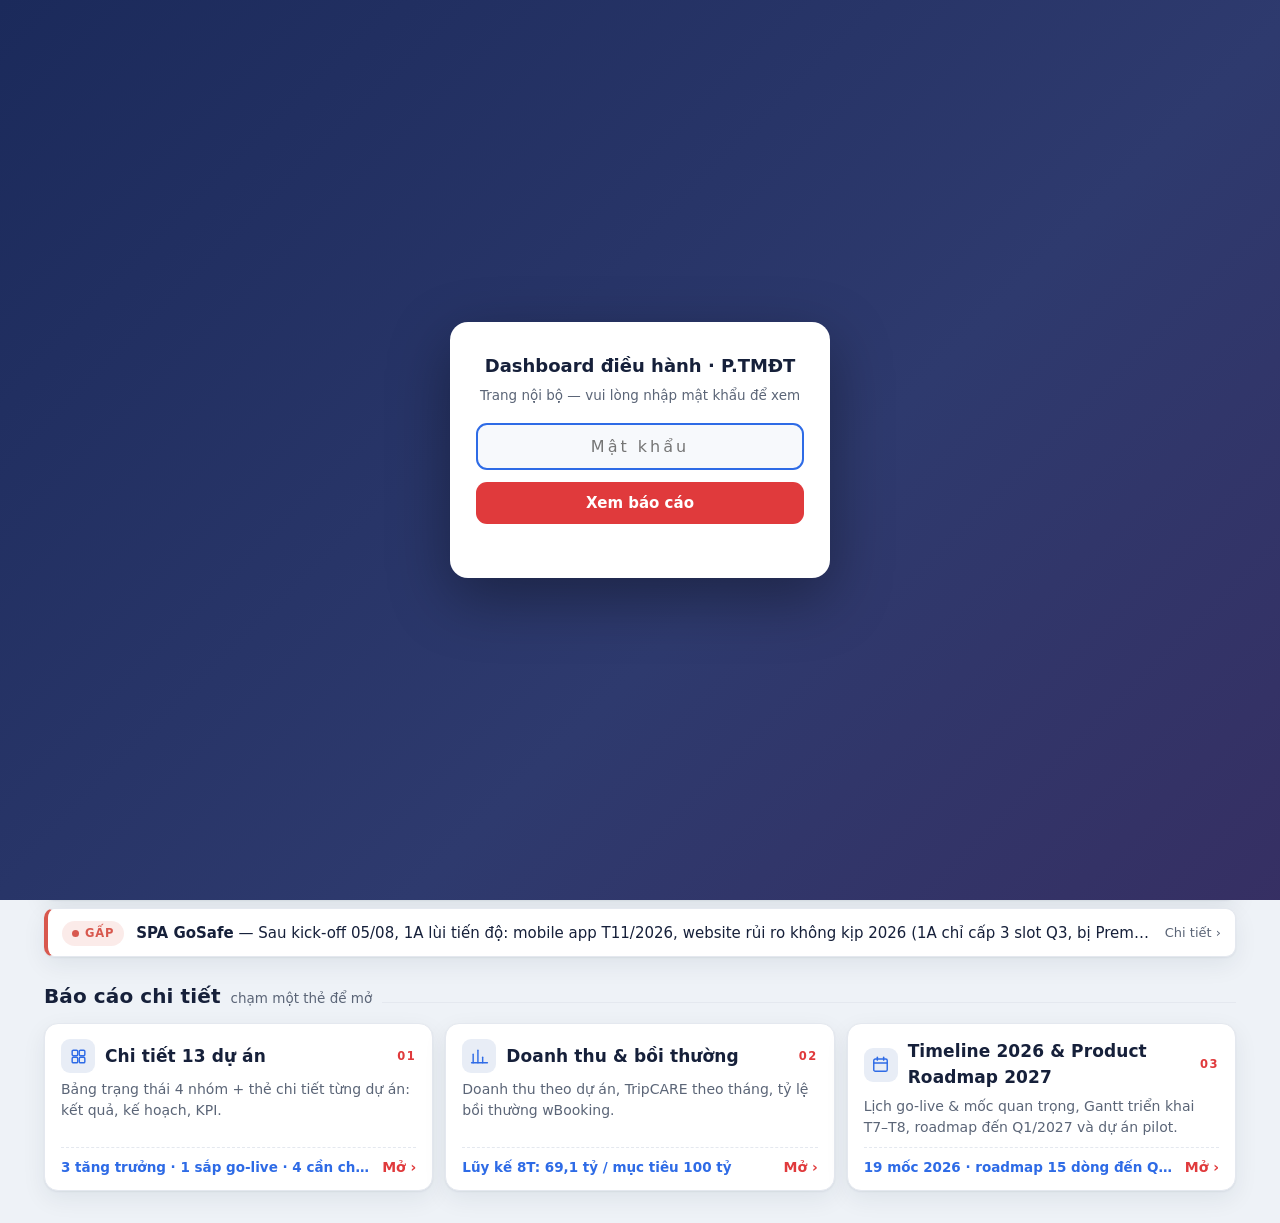
<file: index.html>
﻿<!doctype html>
<html lang="vi">

<head>
  <meta charset="utf-8">
  <meta name="viewport" content="width=device-width, initial-scale=1, viewport-fit=cover">
  <meta name="theme-color" content="#1B2A5B">
  <meta name="apple-mobile-web-app-capable" content="yes">
  <meta name="mobile-web-app-capable" content="yes">
  <meta name="apple-mobile-web-app-status-bar-style" content="black-translucent">
  <meta name="apple-mobile-web-app-title" content="PVI TMĐT">
  <!-- không cho công cụ tìm kiếm lập chỉ mục trang nội bộ này -->
  <meta name="robots" content="noindex, nofollow, noarchive">
  <title>PVI TMĐT · Dashboard điều hành</title>
</head>

<body>
  <!-- ARTIFACT-CONTENT-START -->
  <title>PVI TMĐT · Dashboard điều hành</title>
  <style>
    /* ============ TOKENS ============ */
    :root {
      --red: #E03A3C;
      --navy: #1B2A5B;
      --navy2: #2E3A6E;
      --c-blue: #2E6BE6;
      --c-green: #1E9E5A;
      --c-amber: #E0982A;
      --c-redneg: #D8584E;
      --c-slate: #94A3B8;
      --ink: #16203A;
      --muted: #5B6577;
      --line: #E4E8EF;
      --bg: #EEF2F7;
      --card: #FFFFFF;
      --card2: #F7F9FC;
      --hero-a: #1B2A5B;
      --hero-b: #2E3A6E;
      --on-hero: #FFFFFF;
      --on-hero-mut: #B9C3DE;
      --shadow: 0 1px 2px rgba(20, 40, 60, .06), 0 8px 24px rgba(20, 40, 60, .07);
      --shadow-lift: 0 4px 10px rgba(20, 40, 60, .10), 0 16px 40px rgba(20, 40, 60, .14);
      --grid: rgba(22, 32, 58, .10);
      --chip: #E8EDF6;
    }

    @media (prefers-color-scheme: dark) {
      :root {
        --ink: #E9EEFA;
        --muted: #9AA7C4;
        --line: #26305A;
        --bg: #0E1428;
        --card: #182146;
        --card2: #1E2850;
        --hero-a: #16204A;
        --hero-b: #232F63;
        --chip: #242F5C;
        --c-blue: #6B96F2;
        --c-green: #3FBF7F;
        --c-amber: #F0B453;
        --c-redneg: #F0837A;
        --c-slate: #8FA0BC;
        --shadow: 0 1px 2px rgba(0, 0, 0, .3), 0 8px 24px rgba(0, 0, 0, .35);
        --shadow-lift: 0 4px 10px rgba(0, 0, 0, .4), 0 16px 40px rgba(0, 0, 0, .5);
        --grid: rgba(233, 238, 250, .10);
      }
    }

    :root[data-theme="light"] {
      --red: #E03A3C;
      --navy: #1B2A5B;
      --navy2: #2E3A6E;
      --c-blue: #2E6BE6;
      --c-green: #1E9E5A;
      --c-amber: #E0982A;
      --c-redneg: #D8584E;
      --c-slate: #94A3B8;
      --ink: #16203A;
      --muted: #5B6577;
      --line: #E4E8EF;
      --bg: #EEF2F7;
      --card: #FFFFFF;
      --card2: #F7F9FC;
      --hero-a: #1B2A5B;
      --hero-b: #2E3A6E;
      --chip: #E8EDF6;
      --shadow: 0 1px 2px rgba(20, 40, 60, .06), 0 8px 24px rgba(20, 40, 60, .07);
      --shadow-lift: 0 4px 10px rgba(20, 40, 60, .10), 0 16px 40px rgba(20, 40, 60, .14);
      --grid: rgba(22, 32, 58, .10);
    }

    :root[data-theme="dark"] {
      --ink: #E9EEFA;
      --muted: #9AA7C4;
      --line: #26305A;
      --bg: #0E1428;
      --card: #182146;
      --card2: #1E2850;
      --hero-a: #16204A;
      --hero-b: #232F63;
      --chip: #242F5C;
      --c-blue: #6B96F2;
      --c-green: #3FBF7F;
      --c-amber: #F0B453;
      --c-redneg: #F0837A;
      --c-slate: #8FA0BC;
      --shadow: 0 1px 2px rgba(0, 0, 0, .3), 0 8px 24px rgba(0, 0, 0, .35);
      --shadow-lift: 0 4px 10px rgba(0, 0, 0, .4), 0 16px 40px rgba(0, 0, 0, .5);
      --grid: rgba(233, 238, 250, .10);
    }

    /* ============ BASE ============ */
    * {
      box-sizing: border-box;
      -webkit-tap-highlight-color: transparent
    }

    html,
    body {
      margin: 0;
      padding: 0
    }

    body {
      font-family: 'Segoe UI', system-ui, -apple-system, Roboto, Arial, sans-serif;
      background: var(--bg);
      color: var(--ink);
      font-size: 15px;
      line-height: 1.5;
      overscroll-behavior-y: none;
      min-height: 100vh;
      padding-bottom: calc(70px + env(safe-area-inset-bottom));
    }

    @media(min-width:768px) {
      body {
        padding-bottom: 32px
      }
    }

    h1,
    h2,
    h3 {
      margin: 0;
      text-wrap: balance
    }

    button {
      font-family: inherit;
      cursor: pointer
    }

    a {
      color: var(--c-blue)
    }

    .num {
      font-variant-numeric: tabular-nums
    }

    .wrap {
      max-width: 1240px;
      margin: 0 auto;
      padding: 0 16px
    }

    @media(min-width:768px) {
      .wrap {
        padding: 0 24px
      }
    }

    /* ============ HEADER ============ */
    .app-header {
      background: linear-gradient(120deg, var(--hero-a), var(--hero-b));
      color: #fff;
      position: sticky;
      top: 0;
      z-index: 50;
      box-shadow: 0 2px 14px rgba(10, 18, 45, .35);
    }

    .app-header .wrap {
      display: flex;
      align-items: center;
      gap: 14px;
      padding-top: 10px;
      padding-bottom: 10px
    }

    .brand {
      display: flex;
      align-items: center;
      gap: 12px;
      flex-shrink: 0;
      min-width: 0
    }

    /* Chạm bất kỳ đâu trên thanh header (trừ ô chọn kỳ) để về Trang chính */
    .app-header .wrap {
      cursor: pointer
    }

    .app-header .period-pick {
      cursor: default
    }

    .brand:hover .ttl b,
    .brand:focus-visible .ttl b {
      text-decoration: underline;
      text-underline-offset: 3px
    }

    .brand:focus-visible {
      outline: 2px solid rgba(255, 255, 255, .75);
      outline-offset: 4px;
      border-radius: 8px
    }

    /* ---- Header trên điện thoại: xuống 2 dòng (dòng 1 tên, dòng 2 ô chọn kỳ)
           để tên dashboard không bị cắt và ô chọn kỳ đủ to để bấm ---- */
    @media(max-width:700px) {
      .app-header .wrap {
        flex-wrap: wrap;
        gap: 8px 10px;
        padding-top: 9px;
        padding-bottom: 9px
      }

      .brand {
        flex: 1 1 100%;
        gap: 10px;
        min-width: 0
      }

      .brand .ttl {
        min-width: 0
      }

      .brand .ttl b {
        white-space: normal
      }

      .brand .ttl .t-phu {
        display: none
      }

      .hd-spacer {
        display: none
      }

      .period-pick {
        margin-left: auto;
        flex-shrink: 0
      }
    }

    .brand svg {
      display: block
    }

    .brand-logo {
      display: block;
      height: 38px;
      width: auto
    }

    @media(max-width:520px) {
      .brand-logo {
        height: 32px
      }
    }

    .brand .ttl {
      line-height: 1.25
    }

    .brand .ttl b {
      font-size: 15px;
      display: block;
      letter-spacing: .2px
    }

    .brand .ttl > span {
      font-size: 12px;
      color: var(--on-hero-mut)
    }

    .hd-spacer {
      flex: 1
    }

    .chip-date {
      font-size: 12px;
      color: #DCE3F5;
      background: rgba(255, 255, 255, .10);
      border: 1px solid rgba(255, 255, 255, .18);
      padding: 5px 12px;
      border-radius: 999px;
      white-space: nowrap;
    }

    /* Thanh quay lại — nằm trên cùng bên trái của mỗi trang chi tiết */
    .backbar {
      display: flex;
      align-items: center;
      gap: 14px;
      margin-top: 16px;
      flex-wrap: wrap
    }

    .backbar[hidden] {
      display: none
    }

    .btn-back-big {
      display: inline-flex;
      align-items: center;
      gap: 8px;
      border: 0;
      background: var(--red);
      color: #fff;
      font-size: 15.5px;
      font-weight: 800;
      padding: 11px 22px;
      border-radius: 12px;
      cursor: pointer;
      box-shadow: var(--shadow);
      transition: transform .15s ease, box-shadow .15s ease;
      white-space: nowrap;
    }

    .btn-back-big:hover {
      transform: translateY(-2px);
      box-shadow: var(--shadow-lift)
    }

    .bb-hint {
      font-size: 14px;
      color: var(--muted)
    }

    .bb-hint b {
      color: var(--ink)
    }

    @media(max-width:560px) {
      .bb-hint {
        font-size: 12.5px
      }
    }



    @media(max-width:820px) {
      .chip-date {
        display: none
      }

      .brand .ttl b {
        font-size: 14px
      }
    }

    @media(max-width:520px) {
      .brand .ttl > span {
        display: none
      }
    }

    /* ============ PERIOD PICKER ============ */
    .period-pick {
      display: flex;
      align-items: center;
      gap: 8px;
      background: rgba(255, 255, 255, .10);
      border: 1px solid rgba(255, 255, 255, .20);
      padding: 4px 6px 4px 12px;
      border-radius: 999px
    }

    .period-pick>span {
      font-size: 11px;
      letter-spacing: .6px;
      text-transform: uppercase;
      color: #B9C3DE;
      white-space: nowrap
    }

    .period-pick select {
      appearance: none;
      -webkit-appearance: none;
      border: 0;
      background: #fff;
      color: var(--navy);
      font-family: inherit;
      font-size: 13px;
      font-weight: 700;
      padding: 6px 30px 6px 12px;
      border-radius: 999px;
      cursor: pointer;
      background-image: url("data:image/svg+xml,%3Csvg xmlns='http://www.w3.org/2000/svg' width='12' height='12' viewBox='0 0 24 24' fill='none' stroke='%231B2A5B' stroke-width='3'%3E%3Cpath d='M6 9l6 6 6-6'/%3E%3C/svg%3E");
      background-repeat: no-repeat;
      background-position: right 11px center
    }

    .period-pick select:focus-visible {
      outline: 2px solid #fff;
      outline-offset: 1px
    }

    @media(max-width:820px) {
      .period-pick>span {
        display: none
      }

      .period-pick {
        padding-left: 6px
      }
    }

    @media(max-width:520px) {
      .period-pick select {
        font-size: 12px;
        padding: 5px 26px 5px 10px
      }
    }


    /* ============ VIEWS: trang chính + các trang chi tiết ============ */
    main {
      transition: opacity .15s ease
    }

    main.fading {
      opacity: 0
    }

    .view {
      display: none
    }

    .view.active {
      display: block;
      animation: viewIn .22s ease
    }

    @keyframes viewIn {
      from {
        opacity: 0;
        transform: translateY(8px)
      }

      to {
        opacity: 1;
        transform: none
      }
    }

    /* ============ CẢNH BÁO TRANG CHÍNH ============ */
    .alerts {
      display: flex;
      flex-direction: column;
      gap: 8px
    }

    .alert-line {
      display: flex;
      align-items: center;
      gap: 12px;
      background: var(--card);
      border: 1px solid var(--line);
      border-left: 4px solid var(--c-redneg);
      border-radius: 10px;
      padding: 10px 14px;
      cursor: pointer;
      box-shadow: var(--shadow);
      transition: transform .15s ease, box-shadow .15s ease;
    }

    .alert-line:hover {
      transform: translateY(-2px);
      box-shadow: var(--shadow-lift)
    }

    .alert-line.amber {
      border-left-color: var(--c-amber)
    }

    .alert-line .tx {
      font-size: 13px;
      overflow: hidden;
      text-overflow: ellipsis;
      white-space: nowrap;
      min-width: 0
    }

    .alert-line .go {
      margin-left: auto;
      color: var(--muted);
      font-size: 12px;
      white-space: nowrap;
      flex-shrink: 0
    }

    @media(max-width:560px) {
      .alert-line .tx {
        white-space: normal
      }
    }

    /* ============ LƯỚI MODULE (trang chính) ============ */
    .modgrid {
      display: grid;
      grid-template-columns: repeat(3, 1fr);
      gap: 12px
    }

    @media(max-width:1000px) {
      .modgrid {
        grid-template-columns: repeat(2, 1fr)
      }
    }

    @media(max-width:600px) {
      .modgrid {
        grid-template-columns: 1fr
      }
    }

    .modcard {
      position: relative;
      background: var(--card);
      border: 1px solid var(--line);
      border-radius: 14px;
      padding: 15px 16px 12px;
      cursor: pointer;
      box-shadow: var(--shadow);
      display: flex;
      flex-direction: column;
      gap: 6px;
      text-align: left;
      color: var(--ink);
      transition: transform .16s ease, box-shadow .16s ease, border-color .16s ease;
    }

    .modcard:hover {
      transform: translateY(-3px);
      box-shadow: var(--shadow-lift);
      border-color: var(--c-blue)
    }

    .modcard .mtop {
      display: flex;
      align-items: center;
      gap: 10px
    }

    .modcard .mico {
      width: 34px;
      height: 34px;
      border-radius: 9px;
      background: var(--chip);
      display: flex;
      align-items: center;
      justify-content: center;
      flex-shrink: 0
    }

    .modcard .mico svg {
      width: 19px;
      height: 19px;
      stroke: var(--c-blue);
      fill: none;
      stroke-width: 1.8;
      stroke-linecap: round;
      stroke-linejoin: round
    }

    .modcard .mnum {
      margin-left: auto;
      font-size: 11.5px;
      font-weight: 800;
      color: var(--red);
      letter-spacing: 1.5px
    }

    .modcard .mtitle {
      font-size: 15px;
      font-weight: 800;
      letter-spacing: .1px
    }

    .modcard .mdesc {
      font-size: 12.5px;
      color: var(--muted);
      line-height: 1.45;
      flex: 1
    }

    .modcard .mfoot {
      display: flex;
      align-items: center;
      gap: 8px;
      border-top: 1px dashed var(--line);
      padding-top: 9px;
      margin-top: 4px
    }

    .modcard .mstat {
      font-size: 12px;
      font-weight: 700;
      color: var(--c-blue);
      overflow: hidden;
      text-overflow: ellipsis;
      white-space: nowrap
    }

    .modcard .mopen {
      margin-left: auto;
      font-size: 12.5px;
      font-weight: 700;
      color: var(--red);
      white-space: nowrap;
      flex-shrink: 0
    }

    /* Bottom app bar (mobile) */
    .bottombar {
      position: fixed;
      left: 0;
      right: 0;
      bottom: 0;
      z-index: 60;
      background: var(--card);
      border-top: 1px solid var(--line);
      display: flex;
      justify-content: space-around;
      padding: 6px 4px calc(6px + env(safe-area-inset-bottom));
      box-shadow: 0 -4px 20px rgba(10, 18, 45, .10);
    }

    .bottombar button {
      border: 0;
      background: none;
      color: var(--muted);
      font-size: 10.5px;
      font-weight: 600;
      display: flex;
      flex-direction: column;
      align-items: center;
      gap: 3px;
      padding: 4px 8px;
      border-radius: 10px;
      min-width: 56px;
      transition: color .15s;
    }

    .bottombar button svg {
      width: 21px;
      height: 21px;
      stroke: currentColor;
      fill: none;
      stroke-width: 1.8;
      stroke-linecap: round;
      stroke-linejoin: round
    }

    .bottombar button.active {
      color: var(--red)
    }

    @media(min-width:768px) {
      .bottombar {
        display: none
      }
    }


    /* ============ SECTION HEADINGS ============ */
    .sec {
      margin-top: 24px
    }

    .sec-h {
      display: flex;
      align-items: baseline;
      gap: 10px;
      margin-bottom: 12px
    }

    .sec-h h2 {
      font-size: 17px;
      font-weight: 700;
      color: var(--ink);
      letter-spacing: .1px
    }

    .sec-h .sub {
      font-size: 12.5px;
      color: var(--muted)
    }

    .sec-h .rule {
      flex: 1;
      height: 1px;
      background: var(--line)
    }

    /* ============ HERO (Khối A) ============ */
    .hero {
      margin-top: 18px;
      border-radius: 18px;
      overflow: hidden;
      color: var(--on-hero);
      background: linear-gradient(125deg, var(--hero-a) 0%, var(--hero-b) 72%, #3A2A5E 130%);
      box-shadow: var(--shadow-lift);
      position: relative;
    }

    .hero::before {
      content: "";
      position: absolute;
      right: -90px;
      top: -120px;
      width: 340px;
      height: 340px;
      background: radial-gradient(closest-side, rgba(224, 58, 60, .35), transparent 70%);
      pointer-events: none;
    }

    .hero-in {
      position: relative;
      padding: 22px 22px 20px;
      display: grid;
      grid-template-columns: 1.35fr 1fr;
      gap: 26px
    }

    @media(max-width:900px) {
      .hero-in {
        grid-template-columns: 1fr
      }
    }

    .hero .eyebrow {
      font-size: 11px;
      letter-spacing: 2.2px;
      text-transform: uppercase;
      color: var(--on-hero-mut);
      margin-bottom: 10px
    }

    .kpis {
      display: grid;
      grid-template-columns: repeat(2, 1fr);
      gap: 8px 22px
    }

    @media(min-width:560px) {
      .kpis {
        grid-template-columns: repeat(4, 1fr)
      }

      .hero-in {
        gap: 30px
      }
    }

    @media(min-width:900px) {
      .kpis {
        grid-template-columns: repeat(2, 1fr)
      }
    }

    .kpi {
      opacity: 0;
      transform: translateY(14px);
      transition: opacity .6s ease, transform .6s cubic-bezier(.2, .7, .2, 1)
    }

    .hero.in .kpi {
      opacity: 1;
      transform: none
    }

    .kpi:nth-child(2) {
      transition-delay: .08s
    }

    .kpi:nth-child(3) {
      transition-delay: .16s
    }

    .kpi:nth-child(4) {
      transition-delay: .24s
    }

    .kpi .lb {
      font-size: 11.5px;
      color: var(--on-hero-mut);
      letter-spacing: .3px
    }

    .kpi .v {
      font-size: 34px;
      font-weight: 800;
      letter-spacing: -.5px;
      line-height: 1.15;
      white-space: nowrap
    }

    .kpi .v small {
      font-size: 16px;
      font-weight: 700;
      color: #C7D1EC;
      margin-left: 2px
    }

    .kpi .d {
      font-size: 12px;
      margin-top: 1px
    }

    .d.up {
      color: #5CD695
    }

    .d.down {
      color: #FF9A93
    }

    .d.flat {
      color: var(--on-hero-mut)
    }


    .progress-blk {
      margin-top: 16px
    }

    .progress-blk .pl {
      display: flex;
      justify-content: space-between;
      font-size: 12px;
      color: var(--on-hero-mut);
      margin-bottom: 6px
    }

    .progress-blk .pl b {
      color: #fff;
      font-size: 13px
    }

    .pbar {
      height: 12px;
      border-radius: 999px;
      background: rgba(255, 255, 255, .14);
      overflow: hidden
    }

    .pbar i {
      display: block;
      height: 100%;
      width: 0;
      border-radius: 999px;
      background: linear-gradient(90deg, #1E9E5A, #5CD695);
      transition: width 1.5s cubic-bezier(.25, .8, .25, 1);
      box-shadow: 0 0 12px rgba(30, 158, 90, .55);
    }

    /* hero mini bar chart */
    .hbar-t {
      font-size: 12px;
      color: var(--on-hero-mut);
      margin-bottom: 10px;
      letter-spacing: .3px
    }

    .hbar-row {
      display: grid;
      grid-template-columns: 96px 1fr 58px;
      align-items: center;
      gap: 10px;
      margin-bottom: 9px;
      font-size: 12.5px
    }

    .hbar-row .n {
      color: #D8DFF2;
      white-space: nowrap;
      overflow: hidden;
      text-overflow: ellipsis
    }

    .hbar-row .v {
      text-align: right;
      color: #fff;
      font-weight: 700
    }

    .hbar {
      height: 14px;
      border-radius: 4px;
      background: rgba(255, 255, 255, .10);
      overflow: hidden
    }

    .hbar i {
      display: block;
      height: 100%;
      width: 0;
      border-radius: 4px;
      background: linear-gradient(90deg, #1E9E5A, #5CD695);
      transition: width 1.1s cubic-bezier(.25, .8, .25, 1)
    }

    .hbar-row:nth-child(3) i {
      transition-delay: .08s
    }

    .hbar-row:nth-child(4) i {
      transition-delay: .16s
    }

    .hbar-row:nth-child(5) i {
      transition-delay: .24s
    }

    .hbar-row:nth-child(6) i {
      transition-delay: .32s
    }

    .hbar-row:nth-child(7) i {
      transition-delay: .40s
    }

    /* ============ CARDS ============ */
    .card {
      background: var(--card);
      border: 1px solid var(--line);
      border-radius: 14px;
      box-shadow: var(--shadow);
      padding: 16px;
      transition: transform .18s ease, box-shadow .18s ease;
    }

    .card.hoverable:hover {
      transform: translateY(-3px);
      box-shadow: var(--shadow-lift)
    }

    .reveal {
      opacity: 0;
      transform: translateY(16px);
      transition: opacity .55s ease, transform .55s cubic-bezier(.2, .7, .2, 1)
    }

    .reveal.in {
      opacity: 1;
      transform: none
    }

    /* ============ KANBAN (Khối B) ============ */
    .kanban {
      display: grid;
      grid-template-columns: repeat(5, 1fr);
      gap: 12px
    }

    @media(max-width:1180px) {
      .kanban {
        grid-template-columns: repeat(3, 1fr)
      }
    }

    @media(max-width:1000px) {
      .kanban {
        grid-template-columns: repeat(2, 1fr)
      }
    }

    @media(max-width:560px) {
      .kanban {
        grid-template-columns: 1fr
      }
    }

    .kcol {
      background: var(--card2);
      border: 1px solid var(--line);
      border-radius: 14px;
      padding: 10px
    }

    .kcol-h {
      display: flex;
      align-items: center;
      gap: 8px;
      padding: 4px 6px 10px;
      font-size: 13px;
      font-weight: 700
    }

    .kcol-h .cnt {
      margin-left: auto;
      font-size: 11.5px;
      font-weight: 700;
      color: var(--muted);
      background: var(--chip);
      border-radius: 999px;
      padding: 1px 9px
    }

    .dot {
      width: 9px;
      height: 9px;
      border-radius: 50%;
      flex-shrink: 0
    }

    .kcard {
      background: var(--card);
      border: 1px solid var(--line);
      border-left: 4px solid var(--c-slate);
      border-radius: 10px;
      padding: 10px 12px;
      margin-bottom: 8px;
      cursor: pointer;
      transition: transform .16s ease, box-shadow .16s ease;
    }

    .kcard:hover {
      transform: translateY(-2px);
      box-shadow: var(--shadow-lift)
    }

    .kcard .t {
      font-weight: 700;
      font-size: 13.5px;
      display: flex;
      justify-content: space-between;
      gap: 8px;
      align-items: baseline
    }

    .kcard .t .pk {
      font-size: 11px;
      color: var(--c-amber);
      font-weight: 600;
      white-space: nowrap;
      letter-spacing: 1px
    }

    .kcard .m {
      font-size: 12.5px;
      color: var(--muted);
      margin-top: 2px
    }

    .kcard .m b {
      color: var(--ink)
    }

    .kpr {
      height: 5px;
      border-radius: 99px;
      background: var(--chip);
      margin-top: 8px;
      overflow: hidden
    }

    .kpr i {
      display: block;
      height: 100%;
      width: 0;
      border-radius: 99px;
      transition: width 1s cubic-bezier(.25, .8, .25, 1)
    }

    /* ============ HOTSPOTS (Khối C) ============ */
    .hot {
      display: flex;
      flex-direction: column;
      gap: 10px
    }

    .hotrow {
      display: grid;
      grid-template-columns: auto 1fr;
      gap: 12px;
      align-items: start;
      background: var(--card);
      border: 1px solid var(--line);
      border-radius: 12px;
      padding: 13px 15px;
      box-shadow: var(--shadow);
      transition: transform .16s, box-shadow .16s;
    }

    .hotrow:hover {
      transform: translateY(-2px);
      box-shadow: var(--shadow-lift)
    }

    .lvl {
      font-size: 10.5px;
      font-weight: 800;
      letter-spacing: .8px;
      padding: 4px 10px;
      border-radius: 999px;
      display: inline-flex;
      align-items: center;
      gap: 6px;
      margin-top: 2px;
      white-space: nowrap;
    }

    .lvl.gap {
      background: rgba(216, 88, 78, .12);
      color: var(--c-redneg)
    }

    .lvl.gap .pulse {
      width: 7px;
      height: 7px;
      border-radius: 50%;
      background: var(--c-redneg);
      animation: pulse 1.6s infinite
    }

    .lvl.watch {
      background: rgba(224, 152, 42, .14);
      color: var(--c-amber)
    }

    .lvl.watch .pulse {
      width: 7px;
      height: 7px;
      border-radius: 50%;
      background: var(--c-amber)
    }

    @keyframes pulse {
      0% {
        box-shadow: 0 0 0 0 rgba(216, 88, 78, .5)
      }

      70% {
        box-shadow: 0 0 0 7px rgba(216, 88, 78, 0)
      }

      100% {
        box-shadow: 0 0 0 0 rgba(216, 88, 78, 0)
      }
    }

    .hotrow .bd .p {
      font-weight: 700;
      font-size: 14px
    }

    .hotrow .bd .w {
      font-size: 13px;
      color: var(--muted);
      margin-top: 1px
    }

    .hotrow .bd .s {
      font-size: 12.5px;
      margin-top: 6px;
      color: var(--ink);
      background: var(--card2);
      border: 1px dashed var(--line);
      border-radius: 8px;
      padding: 6px 10px
    }

    .hotrow .bd .s::before {
      content: "Đề xuất hỗ trợ: ";
      font-weight: 700;
      color: var(--red)
    }

    /* ============ TIMELINE (Khối D) ============ */
    .tl-scroll {
      overflow-x: auto;
      padding-bottom: 6px
    }

    .tl {
      display: flex;
      gap: 0;
      min-width: 720px;
      position: relative;
      padding-top: 8px
    }

    .tl::before {
      content: "";
      position: absolute;
      left: 12px;
      right: 12px;
      top: 31px;
      height: 2px;
      background: var(--line)
    }

    .tl-item {
      flex: 1;
      min-width: 130px;
      position: relative;
      padding: 38px 10px 4px 10px
    }

    .tl-item::before {
      content: "";
      position: absolute;
      top: 18px;
      left: 18px;
      width: 12px;
      height: 12px;
      border-radius: 50%;
      background: var(--card);
      border: 3px solid var(--c-blue);
      z-index: 1;
    }

    .tl-item.hot::before {
      border-color: var(--red)
    }

    .tl-item .d {
      font-size: 11.5px;
      font-weight: 800;
      color: var(--c-blue);
      letter-spacing: .4px
    }

    .tl-item.hot .d {
      color: var(--red)
    }

    .tl-item .p {
      font-size: 12.5px;
      font-weight: 700;
      margin-top: 2px
    }

    .tl-item .m {
      font-size: 12px;
      color: var(--muted);
      margin-top: 1px
    }

    @media(max-width:640px) {
      .tl-scroll {
        overflow: visible
      }

      .tl {
        flex-direction: column;
        min-width: 0;
        gap: 2px
      }

      .tl::before {
        left: 23px;
        right: auto;
        top: 16px;
        bottom: 16px;
        width: 2px;
        height: auto
      }

      .tl-item {
        padding: 6px 8px 10px 46px;
        min-width: 0
      }

      .tl-item::before {
        top: 10px
      }
    }

    /* ============ GANTT ============ */
    .gantt-scroll {
      overflow-x: auto;
      padding-bottom: 4px
    }

    .gantt {
      --glbl: 150px;
      position: relative;
      min-width: 680px;
      padding-top: 2px
    }

    .g-row {
      display: grid;
      grid-template-columns: var(--glbl) 1fr;
      align-items: center;
      margin-bottom: 7px
    }

    .g-row.g-head {
      margin-bottom: 14px
    }

    .g-lbl {
      font-size: 12.5px;
      font-weight: 600;
      color: var(--ink);
      padding-right: 12px;
      white-space: nowrap;
      overflow: hidden;
      text-overflow: ellipsis
    }

    .g-track {
      position: relative;
      height: 22px;
      border-radius: 6px;
      background: repeating-linear-gradient(90deg, var(--grid) 0 1px, transparent 1px 17.5%)
    }

    .g-head .g-track {
      height: 15px;
      background: none
    }

    .g-tick {
      position: absolute;
      top: 0;
      transform: translateX(-50%);
      font-size: 10.5px;
      color: var(--muted);
      white-space: nowrap
    }

    .g-bar {
      position: absolute;
      top: 3px;
      height: 16px;
      border-radius: 5px;
      font-size: 10px;
      line-height: 16px;
      color: #fff;
      font-weight: 600;
      padding: 0 7px;
      overflow: hidden;
      white-space: nowrap;
      text-overflow: ellipsis;
      opacity: .93;
      cursor: default;
      transform: scaleX(0);
      transform-origin: left;
      transition: transform .8s cubic-bezier(.25, .8, .25, 1)
    }

    .reveal.in .g-bar {
      transform: scaleX(1)
    }

    .g-moc {
      position: absolute;
      top: 5px;
      width: 12px;
      height: 12px;
      transform: translateX(-50%) rotate(45deg);
      border-radius: 3px;
      box-shadow: 0 0 0 2px var(--card);
      cursor: default
    }

    .g-today {
      position: absolute;
      top: 17px;
      bottom: 2px;
      width: 2px;
      background: var(--red);
      opacity: .8;
      z-index: 2;
      pointer-events: none
    }

    .g-today b {
      position: absolute;
      top: -14px;
      left: -14px;
      font-size: 9px;
      color: var(--red);
      letter-spacing: .6px;
      text-transform: uppercase;
      white-space: nowrap
    }

    @media(max-width:560px) {
      .gantt {
        --glbl: 104px
      }

      .g-lbl {
        font-size: 11.5px
      }
    }

    /* roadmap dùng lại khung gantt nhưng lưới 6 cột (T8→Q1/27) */
    .roadmap .g-track {
      background: repeating-linear-gradient(90deg, var(--grid) 0 1px, transparent 1px 16.6667%)
    }

    /* ============ SƠ ĐỒ KPI (hình tròn chia tỷ lệ) ============ */
    .kpimap {
      display: grid;
      grid-template-columns: 310px 1fr;
      gap: 22px;
      align-items: center
    }

    @media(max-width:900px) {
      .kpimap {
        grid-template-columns: 1fr
      }
    }

    .kpimap-pie {
      margin: 0 auto;
      width: min(100%, 310px)
    }

    .kpimap-pie svg {
      display: block;
      width: 100%;
      height: auto
    }

    .owner-cols {
      display: grid;
      grid-template-columns: repeat(3, 1fr);
      gap: 12px
    }

    @media(max-width:700px) {
      .owner-cols {
        grid-template-columns: 1fr
      }
    }

    .owner-col {
      background: var(--card2);
      border: 1px solid var(--line);
      border-radius: 12px;
      padding: 11px 13px
    }

    .owner-col .oh {
      display: flex;
      align-items: center;
      gap: 8px;
      font-weight: 800;
      font-size: 13.5px;
      padding-bottom: 8px;
      border-bottom: 1px solid var(--line);
      margin-bottom: 9px
    }

    .owner-col .oh .sum {
      margin-left: auto;
      font-size: 12px;
      color: var(--muted);
      font-weight: 700
    }

    .orow {
      display: flex;
      align-items: center;
      gap: 8px;
      font-size: 12.5px;
      margin-bottom: 7px
    }

    .orow .sw {
      width: 10px;
      height: 10px;
      border-radius: 3px;
      flex-shrink: 0
    }

    .orow .n {
      font-weight: 600;
      white-space: nowrap;
      overflow: hidden;
      text-overflow: ellipsis
    }

    .orow .n .ht {
      font-weight: 500;
      color: var(--muted)
    }

    .orow .k {
      margin-left: auto;
      color: var(--muted);
      font-size: 12px;
      white-space: nowrap
    }


    /* cả khối sơ đồ là một "thẻ module": chạm để mở bảng phân công đối tác */
    .kpimap-card {
      cursor: pointer;
      transition: transform .16s ease, box-shadow .16s ease, border-color .16s ease
    }

    .kpimap-card:hover {
      transform: translateY(-3px);
      box-shadow: var(--shadow-lift);
      border-color: var(--c-blue)
    }

    .kpimap-foot {
      display: flex;
      align-items: center;
      gap: 10px;
      flex-wrap: wrap;
      border-top: 1px dashed var(--line);
      padding-top: 11px;
      margin-top: 14px
    }

    .kpimap-foot .st {
      font-size: 12px;
      font-weight: 700;
      color: var(--c-blue)
    }

    .kpimap-foot .op {
      margin-left: auto;
      font-size: 12.5px;
      font-weight: 700;
      color: var(--red);
      white-space: nowrap
    }

    /* ============ PIPELINE 2027 ============ */
    .pipe {
      display: grid;
      grid-template-columns: repeat(3, 1fr);
      gap: 10px
    }

    @media(max-width:900px) {
      .pipe {
        grid-template-columns: repeat(2, 1fr)
      }
    }

    @media(max-width:560px) {
      .pipe {
        grid-template-columns: 1fr
      }
    }

    .pipe-card {
      display: flex;
      align-items: center;
      gap: 10px;
      background: var(--card);
      border: 1px solid var(--line);
      border-left: 4px solid var(--c-green);
      border-radius: 10px;
      padding: 11px 13px;
      box-shadow: var(--shadow)
    }

    .pipe-card.nostaff {
      border-left-color: var(--c-redneg)
    }

    .pipe-card .t {
      font-weight: 700;
      font-size: 13.5px
    }

    .pipe-badge {
      margin-left: auto;
      font-size: 10.5px;
      font-weight: 800;
      letter-spacing: .4px;
      padding: 3px 10px;
      border-radius: 999px;
      white-space: nowrap
    }

    /* ============ TIMELINE: trạng thái mốc ============ */
    .tl-item.done::before {
      border-color: var(--c-green);
      background: var(--c-green)
    }

    .tl-item.done .d {
      color: var(--c-green)
    }

    .tl-chip {
      display: inline-block;
      font-size: 10px;
      font-weight: 800;
      letter-spacing: .4px;
      padding: 2px 8px;
      border-radius: 999px;
      margin-top: 5px
    }

    .tl-chip.ok {
      background: rgba(30, 158, 90, .13);
      color: var(--c-green)
    }

    .tl-chip.due {
      background: rgba(224, 152, 42, .16);
      color: var(--c-amber)
    }

    .tl-chip.late {
      background: rgba(216, 88, 78, .14);
      color: var(--c-redneg)
    }

    .tl-item.late::before {
      border-color: var(--c-redneg)
    }

    .tl-item.late .d {
      color: var(--c-redneg)
    }

    /* ============ DETAIL CARDS (CV mode + modal) ============ */
    .cards-grid {
      display: grid;
      grid-template-columns: repeat(2, 1fr);
      gap: 14px
    }

    @media(max-width:900px) {
      .cards-grid {
        grid-template-columns: 1fr
      }
    }

    .dcard {
      overflow: hidden;
      padding: 0
    }

    .dcard-h {
      display: flex;
      align-items: center;
      gap: 10px;
      padding: 13px 16px;
      border-bottom: 1px solid var(--line)
    }

    .dcard-h .t {
      font-weight: 800;
      font-size: 15px
    }

    .dcard-h .pt {
      font-size: 11.5px;
      color: var(--muted)
    }

    .badge {
      font-size: 10.5px;
      font-weight: 800;
      letter-spacing: .5px;
      padding: 3px 10px;
      border-radius: 999px;
      margin-left: auto;
      white-space: nowrap
    }

    .b-green {
      background: rgba(30, 158, 90, .13);
      color: var(--c-green)
    }

    .b-blue {
      background: rgba(46, 107, 230, .13);
      color: var(--c-blue)
    }

    .b-amber {
      background: rgba(224, 152, 42, .15);
      color: var(--c-amber)
    }

    .b-red {
      background: rgba(216, 88, 78, .13);
      color: var(--c-redneg)
    }

    .b-slate {
      background: rgba(148, 163, 184, .18);
      color: var(--c-slate)
    }

    .dcard-b {
      display: grid;
      grid-template-columns: 190px 1fr;
      gap: 0
    }

    @media(max-width:560px) {
      .dcard-b {
        grid-template-columns: 1fr
      }
    }

    .dstats {
      background: linear-gradient(160deg, var(--hero-a), var(--hero-b));
      color: #fff;
      padding: 14px 16px;
      display: flex;
      flex-direction: column;
      gap: 10px
    }

    .dstat .l {
      font-size: 10.5px;
      letter-spacing: 1px;
      text-transform: uppercase;
      color: var(--on-hero-mut)
    }

    .dstat .v {
      font-size: 19px;
      font-weight: 800
    }

    .dstat .v.big {
      font-size: 24px
    }

    .dstat .v small {
      font-size: 12px;
      font-weight: 600;
      color: #C7D1EC
    }

    .dbody {
      padding: 13px 16px;
      font-size: 13px
    }

    .dbody h4 {
      margin: 0 0 5px;
      font-size: 11px;
      letter-spacing: 1.2px;
      text-transform: uppercase;
      color: var(--muted)
    }

    .dbody ul {
      margin: 0 0 12px;
      padding-left: 17px
    }

    .dbody li {
      margin-bottom: 3px
    }

    .dbody .note {
      font-size: 12.5px;
      background: var(--card2);
      border-left: 3px solid var(--c-amber);
      padding: 7px 10px;
      border-radius: 0 8px 8px 0;
      margin-bottom: 12px
    }

    .dbody .note.warn {
      border-left-color: var(--c-redneg)
    }

    .dbody a.lnk {
      font-size: 12.5px;
      font-weight: 700;
      text-decoration: none;
      border: 1px solid var(--c-blue);
      padding: 5px 12px;
      border-radius: 8px;
      display: inline-block
    }

    /* Đường dẫn Phòng chèn từ file nhập liệu, nằm lẫn trong câu chữ */
    a.lnk-in {
      color: var(--c-blue);
      font-weight: 600;
      text-decoration: underline;
      text-underline-offset: 2px;
      text-decoration-thickness: 1px;
      word-break: break-word
    }

    a.lnk-in::after {
      content: " ↗";
      font-size: .85em;
      text-decoration: none;
      display: inline-block
    }

    a.lnk-in:hover {
      text-decoration-thickness: 2px
    }

    /* trên nền xanh navy (ô xám cảnh báo nằm trong thẻ tối) vẫn phải đọc được */
    .note a.lnk-in {
      color: var(--c-blue)
    }

    /* ============ TABLES ============ */
    .tbl-wrap {
      overflow-x: auto;
      border: 1px solid var(--line);
      border-radius: 12px;
      background: var(--card)
    }

    table {
      border-collapse: collapse;
      width: 100%;
      font-size: 13px;
      min-width: 560px
    }

    th {
      text-align: left;
      font-size: 11px;
      text-transform: uppercase;
      letter-spacing: .8px;
      color: var(--muted);
      padding: 10px 12px;
      border-bottom: 2px solid var(--line);
      background: var(--card2);
      white-space: nowrap;
    }

    td {
      padding: 9px 12px;
      border-bottom: 1px solid var(--line);
      vertical-align: top
    }

    tr:last-child td {
      border-bottom: none
    }

    tbody tr {
      transition: background .12s
    }

    tbody tr:hover {
      background: var(--card2)
    }

    td.r,
    th.r {
      text-align: right
    }

    .pill-bt {
      font-weight: 700;
      padding: 2px 9px;
      border-radius: 999px;
      font-size: 12px
    }

    .pill-bt.ok {
      background: rgba(30, 158, 90, .12);
      color: var(--c-green)
    }

    .pill-bt.bad {
      background: rgba(216, 88, 78, .13);
      color: var(--c-redneg)
    }

    .stars {
      color: var(--c-amber);
      letter-spacing: 1px;
      font-size: 12px;
      white-space: nowrap
    }

    /* filters */
    .filters {
      display: flex;
      gap: 8px;
      flex-wrap: wrap;
      margin-bottom: 12px
    }

    .fchip {
      border: 1px solid var(--line);
      background: var(--card);
      color: var(--muted);
      font-size: 12.5px;
      font-weight: 600;
      padding: 6px 14px;
      border-radius: 999px;
      transition: all .15s;
    }

    .fchip.active {
      background: var(--navy);
      border-color: var(--navy);
      color: #fff
    }

    /* ============ CHART BLOCKS ============ */
    .chart-grid {
      display: grid;
      grid-template-columns: 1fr 1fr;
      gap: 14px
    }

    @media(max-width:900px) {
      .chart-grid {
        grid-template-columns: 1fr
      }
    }

    .chart-card h3 {
      font-size: 14px;
      font-weight: 700;
      margin-bottom: 2px
    }

    .chart-card .cs {
      font-size: 12px;
      color: var(--muted);
      margin-bottom: 12px
    }

    .bar-row {
      display: grid;
      grid-template-columns: 120px 1fr 64px;
      align-items: center;
      gap: 10px;
      margin-bottom: 10px;
      font-size: 12.5px
    }

    .bar-row .n {
      white-space: nowrap;
      overflow: hidden;
      text-overflow: ellipsis;
      color: var(--ink)
    }

    .bar-row .v {
      text-align: right;
      font-weight: 700
    }

    .bar {
      height: 16px;
      border-radius: 4px;
      background: var(--chip);
      overflow: hidden;
      cursor: default
    }

    .bar i {
      display: block;
      height: 100%;
      width: 0;
      border-radius: 4px;
      background: var(--c-blue);
      transition: width 1s cubic-bezier(.25, .8, .25, 1)
    }

    #rev-bars .bar i {
      background: var(--c-green)
    }

    .legend {
      display: flex;
      gap: 16px;
      font-size: 12px;
      color: var(--muted);
      margin: 4px 0 10px
    }

    .legend span {
      display: inline-flex;
      align-items: center;
      gap: 6px
    }

    .legend i {
      width: 10px;
      height: 10px;
      border-radius: 3px;
      display: inline-block
    }

    svg text {
      font-family: inherit
    }

    /* ============ MÀN HÌNH NHẬP MẬT KHẨU ============ */
    body.khoa {
      overflow: hidden
    }

    .lock {
      position: fixed;
      inset: 0;
      z-index: 999;
      display: flex;
      align-items: center;
      justify-content: center;
      padding: 20px;
      background: linear-gradient(135deg, #1B2A5B 0%, #2E3A6E 60%, #3A2A5E 120%)
    }

    .lock[hidden] {
      display: none
    }

    .lock-box {
      width: min(380px, 100%);
      background: var(--card);
      border-radius: 18px;
      padding: 30px 26px 24px;
      box-shadow: 0 20px 60px rgba(0, 0, 0, .35);
      text-align: center
    }

    .lock-box h2 {
      font-size: 18px;
      color: var(--ink);
      margin-bottom: 6px
    }

    .lock-box p {
      font-size: 13.5px;
      color: var(--muted);
      margin: 0 0 18px
    }

    .lock-box input {
      width: 100%;
      font-family: inherit;
      font-size: 16px;
      text-align: center;
      letter-spacing: 3px;
      padding: 12px 14px;
      border: 2px solid var(--line);
      border-radius: 11px;
      background: var(--card2);
      color: var(--ink)
    }

    .lock-box input:focus {
      outline: none;
      border-color: var(--c-blue)
    }

    .lock-box button {
      width: 100%;
      margin-top: 12px;
      border: 0;
      background: var(--red);
      color: #fff;
      font-size: 15px;
      font-weight: 800;
      padding: 12px;
      border-radius: 11px
    }

    .lock-err {
      color: var(--c-redneg);
      font-size: 13px;
      font-weight: 700;
      margin-top: 12px;
      min-height: 18px
    }

    /* mỗi dòng trong ô ghi chú xám — tách dòng cho dễ đọc thay vì dồn một đoạn */
    .dbody .note .note-l {
      display: block;
      padding: 2px 0 2px 12px;
      position: relative
    }

    .dbody .note .note-l+.note-l {
      border-top: 1px dashed var(--line);
      margin-top: 3px;
      padding-top: 5px
    }

    .dbody .note .note-l::before {
      content: "";
      position: absolute;
      left: 2px;
      top: 11px;
      width: 4px;
      height: 4px;
      border-radius: 50%;
      background: var(--c-amber)
    }

    .dbody .note.warn .note-l::before {
      background: var(--c-redneg)
    }

    /* Bảng gọn đặt trong thẻ biểu đồ (TripCARE theo tháng) — không ép min-width để khỏi tràn ngang */
    .tbl-compact {
      min-width: 0;
      font-size: 13px
    }

    .tbl-compact th {
      padding: 7px 8px;
      font-size: 10.5px
    }

    .tbl-compact td {
      padding: 5px 8px;
      vertical-align: middle
    }

    /* thanh mini vẽ nền trong ô doanh thu */
    .cellbar {
      position: relative;
      display: block;
      padding: 2px 0
    }

    .cellbar i {
      position: absolute;
      left: 0;
      top: 2px;
      bottom: 2px;
      border-radius: 3px;
      background: rgba(46, 107, 230, .18);
      z-index: 0
    }

    .cellbar b {
      position: relative;
      z-index: 1;
      font-weight: 700
    }

    .yoy-up {
      color: var(--c-green);
      font-weight: 700
    }

    .yoy-dn {
      color: var(--c-redneg);
      font-weight: 700
    }

    /* tooltip */
    .tip {
      position: fixed;
      z-index: 99;
      pointer-events: none;
      background: var(--navy);
      color: #fff;
      font-size: 12px;
      line-height: 1.45;
      padding: 7px 11px;
      border-radius: 8px;
      box-shadow: var(--shadow-lift);
      opacity: 0;
      transform: translateY(4px);
      transition: opacity .12s, transform .12s;
      max-width: 260px;
    }

    .tip.on {
      opacity: 1;
      transform: none
    }

    .tip b {
      color: #FFD9D9
    }

    /* ============ MODAL ============ */
    .modal {
      position: fixed;
      inset: 0;
      z-index: 80;
      display: none;
      align-items: flex-end;
      justify-content: center
    }

    @media(min-width:640px) {
      .modal {
        align-items: center
      }
    }

    .modal.on {
      display: flex
    }

    .modal-bg {
      position: absolute;
      inset: 0;
      background: rgba(10, 16, 38, .55);
      backdrop-filter: blur(2px);
      opacity: 0;
      transition: opacity .2s
    }

    .modal.on .modal-bg {
      opacity: 1
    }

    .modal-card {
      position: relative;
      width: min(680px, 100%);
      max-height: 88vh;
      overflow-y: auto;
      background: var(--card);
      border-radius: 18px 18px 0 0;
      box-shadow: var(--shadow-lift);
      transform: translateY(30px);
      opacity: 0;
      transition: transform .25s cubic-bezier(.2, .8, .2, 1), opacity .2s;
    }

    @media(min-width:640px) {
      .modal-card {
        border-radius: 18px;
        margin: 0 16px
      }
    }

    .modal.on .modal-card {
      transform: none;
      opacity: 1
    }

    .modal-x {
      position: sticky;
      top: 10px;
      margin-left: auto;
      margin-right: 10px;
      display: flex;
      z-index: 2;
      width: 32px;
      height: 32px;
      align-items: center;
      justify-content: center;
      border-radius: 50%;
      border: 0;
      background: var(--chip);
      color: var(--ink);
      font-size: 15px;
      float: right;
    }

    /* ============ PRESENT MODE ============ */






    /* ============ MOTION SAFETY / PRINT ============ */
    @media (prefers-reduced-motion: reduce) {
      * {
        animation: none !important;
        transition: none !important
      }

      .reveal,
      .kpi {
        opacity: 1 !important;
        transform: none !important
      }
    }

    @media print {
      body {
        background: #fff;
        color: #000;
        padding-bottom: 0
      }

      .app-header {
        position: static;
        box-shadow: none
      }

      .backbar,
      .bottombar {
        display: none !important
      }

      .card,
      .hotrow,
      .kcol {
        box-shadow: none;
        break-inside: avoid
      }

      .hero {
        box-shadow: none
      }

      .view {
        display: block !important
      }

      .sec {
        margin-top: 14px
      }
    }

    :where(button, a):focus-visible {
      outline: 2px solid var(--c-blue);
      outline-offset: 2px
    }

    /* ============ PHÓNG TO CỠ CHỮ TOÀN TRANG (yêu cầu 08/08 — sếp cần chữ to) ============ */
    body {
      font-size: 16.5px
    }

    .brand .ttl b {
      font-size: 16px
    }

    .brand .ttl > span {
      font-size: 13px
    }

    .chip-date {
      font-size: 13px
    }

    .period-pick select {
      font-size: 14.5px
    }


    .sec-h h2 {
      font-size: 20px
    }

    .sec-h .sub {
      font-size: 13.5px
    }

    .kpi .lb {
      font-size: 13px
    }

    .kpi .v {
      font-size: 38px
    }

    .kpi .v small {
      font-size: 17px
    }

    .kpi .d {
      font-size: 13.5px
    }

    .progress-blk .pl {
      font-size: 13.5px
    }

    .progress-blk .pl b {
      font-size: 14.5px
    }

    .hbar-t {
      font-size: 13px
    }

    .hbar-row {
      font-size: 14px;
      grid-template-columns: 112px 1fr 66px
    }

    .alert-line .tx {
      font-size: 15px
    }

    .alert-line .go {
      font-size: 13px
    }

    .modcard .mtitle {
      font-size: 17px
    }

    .modcard .mdesc {
      font-size: 14px
    }

    .modcard .mstat {
      font-size: 13.5px
    }

    .modcard .mopen {
      font-size: 14px
    }

    .kcol-h {
      font-size: 14.5px
    }

    .kcard .t {
      font-size: 15px
    }

    .kcard .m {
      font-size: 14px
    }

    .hotrow .bd .p {
      font-size: 16px
    }

    .hotrow .bd .w {
      font-size: 14.5px
    }

    .hotrow .bd .s {
      font-size: 14px
    }

    .lvl {
      font-size: 11.5px
    }

    .tl-item .d {
      font-size: 13px
    }

    .tl-item .p {
      font-size: 14px
    }

    .tl-item .m {
      font-size: 13.5px
    }

    .tl-item {
      min-width: 150px
    }

    .tl-chip {
      font-size: 11px
    }

    .owner-col .oh {
      font-size: 15px
    }

    .orow {
      font-size: 14px
    }

    .orow .k {
      font-size: 13px
    }

    .pipe-card .t {
      font-size: 15px
    }

    .pipe-badge {
      font-size: 11.5px
    }

    .g-lbl {
      font-size: 13.5px
    }

    .gantt {
      --glbl: 170px
    }

    .g-tick {
      font-size: 11.5px
    }

    .g-bar {
      font-size: 11px
    }

    .dstat .l {
      font-size: 11.5px
    }

    .dstat .v {
      font-size: 20px
    }

    .dbody {
      font-size: 14.5px
    }

    .dbody h4 {
      font-size: 12px
    }

    .dbody .note {
      font-size: 14px
    }

    .dcard-h .t {
      font-size: 16.5px
    }

    .dcard-h .pt {
      font-size: 13px
    }

    .badge {
      font-size: 11.5px
    }

    table {
      font-size: 14.5px
    }

    .chart-card h3 {
      font-size: 15.5px
    }

    .chart-card .cs {
      font-size: 13px
    }

    .bar-row {
      font-size: 13.5px
    }

    .legend {
      font-size: 13px
    }

    .bottombar button {
      font-size: 11.5px
    }

    @media(max-width:560px) {
      .kpi .v {
        font-size: 32px
      }

      .sec-h h2 {
        font-size: 18px
      }

      .gantt {
        --glbl: 120px
      }
    }

    /* ============ CÂN ĐỐI HEADER TRÊN ĐIỆN THOẠI ============
       Đặt CUỐI CÙNG để đè lên khối "phóng to cỡ chữ" ở trên — nếu không, ô chọn kỳ
       giữ cỡ chữ lớn và chiếm hết chỗ, làm tên dashboard bị cắt cụt. */
    @media(max-width:700px) {
      .brand .ttl b {
        font-size: 15px
      }

      .period-pick select {
        font-size: 14px
      }
    }

    /* Ô lưới của CSS Grid mặc định không co nhỏ hơn nội dung bên trong (min-width:auto).
       Trên máy hẹp, một dòng chữ dài không xuống dòng sẽ nong cả ô ra và làm trang
       trượt ngang. Cho phép các ô co lại — chữ dài tự cắt bằng dấu … như đã định nghĩa. */
    .modgrid>*,
    .chart-grid>*,
    .cards-grid>*,
    .kanban>*,
    .pipe>*,
    .owner-cols>*,
    .kpimap>*,
    .modcard .mtop,
    .modcard .mfoot,
    .modcard .mstat,
    .modcard .mtitle,
    .bar-row>*,
    .hbar-row>* {
      min-width: 0
    }
  </style>

  <!-- Cổng mật khẩu. LƯU Ý: đây là trang tĩnh trên GitHub Pages, không có máy chủ
       xác thực — lớp này chỉ chặn người vô tình vào link và chặn công cụ tìm kiếm,
       KHÔNG chặn được người biết xem mã nguồn trang. -->
  <div class="lock" id="lock">
    <div class="lock-box">
      <h2>Dashboard điều hành · P.TMĐT</h2>
      <p>Trang nội bộ — vui lòng nhập mật khẩu để xem</p>
      <input type="password" id="lock-pw" placeholder="Mật khẩu" autocomplete="current-password"
        aria-label="Mật khẩu truy cập">
      <button type="button" id="lock-btn">Xem báo cáo</button>
      <div class="lock-err" id="lock-err"></div>
    </div>
  </div>

  <header class="app-header">
    <div class="wrap">
      <div class="brand" role="button" tabindex="0" title="Về Trang chính">
        <img class="brand-logo"
          src="[data-uri]"
          alt="PVI Insurance" width="132" height="49" decoding="async">
        <div class="ttl">
          <b><span class="t-chinh">Dashboard điều hành</span><span class="t-phu"> · Phòng Thương mại điện tử</span></b>
          <span id="hd-sub">Báo cáo Tháng 06/2026</span>
        </div>
      </div>
      <div class="hd-spacer"></div>
      <label class="period-pick"><span>Kỳ báo cáo</span><select id="period-select" aria-label="Chọn kỳ báo cáo"></select></label>
      <span class="chip-date num" id="chip-date">Chốt số: 30/06/2026</span>
    </div>
  </header>

  <main class="wrap" id="main">

    <!-- Thanh quay lại — hiện ở TRÊN CÙNG BÊN TRÁI khi đang xem trang chi tiết -->
    <div class="backbar" id="backbar" hidden>
      <button class="btn-back-big" data-view="home">‹ Quay lại Trang chính</button>
      <span class="bb-hint">Đang xem: <b id="bb-title"></b> — bấm nút đỏ bên trái (hoặc phím Esc) để về màn hình chính</span>
    </div>

    <!-- ===== VIEW: TRANG CHÍNH — chỉ những điểm quan trọng nhất ===== -->
    <section class="view active" data-view="home">

      <!-- Khối A: HERO -->
      <div class="hero" id="hero">
        <div class="hero-in" id="hero-in"></div>
      </div>

      <!-- Khối A2: SƠ ĐỒ KPI & PHÂN BỔ NHÂN SỰ — chạm để mở bảng phân công đối tác -->
      <div class="sec" id="sec-kpi">
        <div class="sec-h"><h2>Sơ đồ doanh thu dự kiến 2026 &amp; phân bổ nhân sự</h2><span class="sub">chạm để xem bảng phân công đối tác</span><span class="rule"></span></div>
        <div class="card kpimap-card reveal" data-view="phancong" role="button" tabindex="0">
          <div class="kpimap">
            <div class="kpimap-pie"><svg id="kpi-pie" viewBox="0 0 300 300" role="img" aria-label="Hình tròn tỷ trọng doanh thu dự kiến theo dự án"></svg></div>
            <div class="owner-cols" id="owner-cols"></div>
          </div>
          <div class="kpimap-foot"><span class="st" id="kpimap-stat"></span><span class="op">Mở bảng phân công đối tác ›</span></div>
        </div>
      </div>

      <!-- Cảnh báo cần chú ý ngay -->
      <div class="sec" id="sec-alerts">
        <div class="sec-h"><h2>Các dự án cần chú ý</h2><span class="sub">chạm để xem chi tiết</span><span class="rule"></span></div>
        <div class="alerts" id="alerts"></div>
      </div>

      <!-- Lưới module: chạm để mở báo cáo chi tiết -->
      <div class="sec" id="sec-mods">
        <div class="sec-h"><h2>Báo cáo chi tiết</h2><span class="sub">chạm một thẻ để mở</span><span class="rule"></span></div>
        <div class="modgrid" id="modgrid"></div>
      </div>
    </section>

    <!-- ===== VIEW: 13 DỰ ÁN ===== -->
    <section class="view" data-view="duan">
      <!-- Khối B: KANBAN -->
      <div class="sec">
        <div class="sec-h"><h2>Trạng thái 13 dự án</h2><span class="sub">chạm thẻ để xem chi tiết</span><span class="rule"></span></div>
        <div class="kanban" id="kanban"></div>
      </div>
      <div class="sec">
        <div class="sec-h"><h2>Chi tiết 13 dự án</h2><span class="rule"></span></div>
        <div class="cards-grid" id="detail-cards"></div>
      </div>
    </section>

    <!-- ===== VIEW: KHÓ KHĂN ===== -->
    <section class="view" data-view="khokhan">
      <!-- Khối C: ĐIỂM NÓNG -->
      <div class="sec" id="sec-hot">
        <div class="sec-h"><h2>Dự án gặp khó khăn · cần hỗ trợ</h2><span class="rule"></span></div>
        <div class="hot" id="hotspots"></div>
      </div>
    </section>

    <!-- ===== VIEW: TIMELINE 2026 & PRODUCT ROADMAP 2027 ===== -->
    <section class="view" data-view="lich">
      <!-- Khối D: TIMELINE -->
      <div class="sec" id="sec-tl">
        <div class="sec-h"><h2>Timeline 2026 · lịch go-live &amp; mốc quan trọng</h2><span class="sub">cập nhật trạng thái mỗi kỳ báo cáo</span><span class="rule"></span></div>
        <div class="card reveal">
          <div class="tl-scroll"><div class="tl" id="timeline"></div></div>
        </div>
      </div>

      <!-- Khối E: GANTT KẾ HOẠCH -->
      <div class="sec" id="sec-gantt">
        <div class="sec-h"><h2>Kế hoạch triển khai T7–T8 · Gantt</h2><span class="sub">tổng hợp từ kế hoạch tuần của các dự án</span><span class="rule"></span></div>
        <div class="card reveal">
          <div class="legend"><span><i style="background:var(--c-green)"></i>Đang tăng trưởng</span><span><i style="background:var(--c-blue)"></i>Đang thực hiện</span><span><i style="background:var(--c-amber)"></i>Sắp go-live</span><span><i style="background:var(--c-redneg)"></i>Cần chú ý</span><span><i style="background:var(--c-slate)"></i>Chờ đối tác</span></div>
          <div class="gantt-scroll"><div class="gantt" id="gantt"></div></div>
        </div>
      </div>

      <!-- Khối D2: PRODUCT ROADMAP T8/2026 → Q1/2027 -->
      <div class="sec" id="sec-roadmap">
        <div class="sec-h"><h2>Product roadmap · T8/2026 → Q1/2027</h2><span class="sub">dự kiến — Phòng cập nhật theo tiến độ thực tế mỗi kỳ</span><span class="rule"></span></div>
        <div class="card reveal">
          <div class="legend"><span><i style="background:var(--c-green)"></i>Đang tăng trưởng</span><span><i style="background:var(--c-blue)"></i>Đang thực hiện</span><span><i style="background:var(--c-amber)"></i>Sắp go-live</span><span><i style="background:var(--c-redneg)"></i>Cần chú ý</span><span><i style="background:var(--c-slate)"></i>Chờ đối tác / chuẩn bị</span></div>
          <div class="gantt-scroll"><div class="gantt roadmap" id="roadmap"></div></div>
        </div>
      </div>

      <!-- Khối D3: PIPELINE — dự án chuẩn bị / pilot cho 2027 -->
      <div class="sec" id="sec-pipeline">
        <div class="sec-h"><h2>Dự án chuẩn bị / pilot phục vụ tăng doanh thu 2027</h2><span class="sub" id="pipe-sub"></span><span class="rule"></span></div>
        <div class="pipe" id="pipeline"></div>
      </div>
    </section>

    <!-- ===== VIEW: DOANH THU ===== -->
    <section class="view" data-view="doanhthu">
      <div class="sec">
        <div class="sec-h"><h2>Doanh thu &amp; bồi thường</h2><span class="rule"></span></div>
        <div class="chart-grid">
          <div class="card chart-card reveal">
            <h3 id="dt-title">Doanh thu 6T/2026 theo dự án</h3>
            <div class="cs" id="dt-sub">Đơn vị: tỷ VNĐ · chỉ dự án đã phát sinh</div>
            <div id="rev-bars"></div>
          </div>
          <div class="card chart-card reveal">
            <h3 id="tcm-title">TripCARE — doanh thu theo tháng</h3>
            <div class="cs" id="tcm-sub">Nguồn: Google Sheet doanh thu · đơn vị: tỷ VNĐ</div>
            <div class="tbl-wrap">
              <table id="tc-table" class="tbl-compact"></table>
            </div>
          </div>
          <div class="card chart-card reveal">
            <h3>NPUV &#x2014; tỷ lệ bồi thường theo tháng</h3>
            <div class="cs">Nguồn: báo cáo Asahi NPUV &#xB7; đơn vị: %</div>
            <svg id="npuv-line" width="100%" viewBox="0 0 560 260" preserveAspectRatio="xMidYMid meet"></svg>
          </div>

          <div class="card chart-card reveal">
            <h3>wBooking (HIO) — tỷ lệ bồi thường theo tháng</h3>
            <div class="cs" id="wb-cs">Vùng đỏ = vượt 100% (lỗ nghiệp vụ)</div>
            <svg id="wb-line" width="100%" viewBox="0 0 560 260" preserveAspectRatio="xMidYMid meet"></svg>
          </div>
        </div>
        <div class="sec">
          <div class="sec-h">
            <h2 id="revtbl-title">Toàn bộ dự án · doanh thu &amp; tiến độ KPI</h2><span class="sub">sắp theo doanh thu
              lũy kế</span><span class="rule"></span>
          </div>
          <div class="tbl-wrap reveal">
            <table id="rev-table"></table>
          </div>
        </div>
        <div class="sec">
          <div class="sec-h">
            <h2>Tỷ lệ bồi thường theo dự án</h2><span class="sub">ngưỡng hòa 100% · chỉ dự án có số liệu bồi
              thường</span><span class="rule"></span>
          </div>
          <div class="card reveal">
            <div id="bt-bars"></div>
          </div>
        </div>
        <div class="sec">
          <div class="sec-h">
            <h2>wBooking (HIO) — bảng doanh thu và bồi thường</h2><span class="rule"></span>
          </div>
          <div class="tbl-wrap reveal">
            <table id="wb-table"></table>
          </div>
        </div>
        <div class="sec">
          <div class="sec-h">
            <h2>Asahi NPUV — bảng doanh thu và bồi thường</h2><span class="rule"></span>
          </div>
          <div class="tbl-wrap reveal">
            <table id="npuv-table"></table>
          </div>
        </div>
      </div>
    </section>

    <!-- ===== VIEW: PHÂN CÔNG ===== -->
    <section class="view" data-view="phancong">
      <div class="sec">
        <div class="sec-h">
          <h2 id="pc-title">Bảng phân công đối tác</h2><span class="sub">sắp theo mức ưu tiên · nguồn: báo cáo tháng
            P.TMĐT</span><span class="rule"></span>
        </div>
        <div class="filters" id="pc-filters"></div>
        <div class="tbl-wrap reveal">
          <table id="pc-table"></table>
        </div>
      </div>
    </section>

  </main>

  <!-- Mobile bottom app bar -->
  <nav class="bottombar" id="bottombar" aria-label="Điều hướng"></nav>

  <!-- Modal -->
  <div class="modal" id="modal" role="dialog" aria-modal="true">
    <div class="modal-bg" id="modal-bg"></div>
    <div class="modal-card"><button class="modal-x" id="modal-x" aria-label="Đóng">✕</button>
      <div id="modal-body"></div>
    </div>
  </div>

  <div class="tip" id="tip"></div>

  <script>
    /* =================================================================
       PVI · PHÒNG TMĐT — DASHBOARD ĐA KỲ (tuần / tháng)
       Cập nhật: thêm 1 object vào mảng PERIODS cho mỗi kỳ báo cáo mới.
       Số liệu TripCARE trích từ Google Sheet doanh thu (bản 08/07/2026).
       ================================================================= */

    /* ---------- MASTER: thông tin dự án không đổi theo kỳ ---------- */
    const PROJECTS = {
      /* kpiSo = KPI PVI dạng số (tỷ VNĐ) để tính % hoàn thành; bỏ trống nếu chưa có KPI chính thức */
      tripcare: { ten: "TripCARE", doiTac: "VNA", uuTien: 5, phuTrach: "Hằng", hoTro: "", kpiNam: "60 tỷ (PVI) / 80 tỷ (VNA)", kpiSo: 60 },
      spa: { ten: "SPA GoSafe", doiTac: "SPA", uuTien: 5, phuTrach: "Hằng", hoTro: "Thư", kpiNam: "9,6 tỷ/năm (805 tr/tháng, CR 5%)", kpiSo: 9.6 },
      bamboocare: { ten: "BambooCARE", doiTac: "Bamboo Airways", uuTien: 3, phuTrach: "Hằng", hoTro: "", kpiNam: "3,5 tỷ (PVI Target 2026)", kpiSo: 3.5 },
      wbooking: { ten: "wBooking (HIO)", doiTac: "wBooking", uuTien: 3, phuTrach: "Hằng", hoTro: "Duy", kpiNam: "4 tỷ (PVI) / 16,15 tỷ (wBooking)", kpiSo: 4 },
      flightdelay: { ten: "Flight Delay", doiTac: "Igloo / OTA", uuTien: 3, phuTrach: "Hằng", hoTro: "", kpiNam: "600 tr – 2 tỷ/năm (attach 1–2%)", kpiSo: 2 },
      "asahi-npuv": { ten: "Asahi — NPUV", doiTac: "Asahi / Bell24VN / ALCV", uuTien: 5, phuTrach: "Thư", hoTro: "Duy", kpiNam: "31 tỷ (kỳ vọng) / 28 tỷ (PVI KPI)" },
      "asahi-apuv": { ten: "Asahi — APUV", doiTac: "Asahi", uuTien: 5, phuTrach: "Thư", hoTro: "Duy", kpiNam: "2 tỷ (PVI KPI) / 862 tr (kỳ vọng)" },
      asahi: { ten: "Asahi (NPUV + APUV)", doiTac: "Asahi / Bell24VN / ALCV / iCraft", uuTien: 5, phuTrach: "Thư", hoTro: "Duy", kpiNam: "28 tỷ (kế hoạch năm 2026 theo báo cáo tháng)", kpiSo: 28 },
      mobifone: { ten: "MobiFone (Cổng BH)", doiTac: "MobiFone", uuTien: 4, phuTrach: "Thư", hoTro: "Duy", kpiNam: "2 tỷ (PVI KPI 2026)", kpiSo: 2 },
      zalopay: { ten: "Zalopay (BHRVMH)", doiTac: "Zalopay", uuTien: 3, phuTrach: "Thư", hoTro: "Duy", kpiNam: "600 tr/năm", kpiSo: 0.6 },
      nnx: { ten: "NNX (Trợ cấp nằm viện)", doiTac: "Ngôi nhà xanh", uuTien: 3, phuTrach: "Thư", hoTro: "", kpiNam: "26 tỷ", kpiSo: 26 },
      "plus-ew": { ten: "Plus & EW Honda", doiTac: "Honda Plus", uuTien: 4, phuTrach: "Tùng", hoTro: "", kpiNam: "10 tỷ (Plus) / 1 tỷ (EW)", kpiSo: 11, link: "https://pvi-honda-report.netlify.app/" },
      viettelstore: { ten: "Viettel Store", doiTac: "Viettel Store", uuTien: 3, phuTrach: "Tùng", hoTro: "", kpiNam: "4 tỷ (ADLD) / 1 tỷ (EW)", kpiSo: 5 },
      sungroup: { ten: "Sun Group (BH nhúng)", doiTac: "OPES – Sun Group", uuTien: 5, phuTrach: "Tùng", hoTro: "Hằng/Thư", kpiNam: "Ước tính DT SG ~325 tỷ/năm" },
      khac: { ten: "Các dự án khác", doiTac: "A05, 7-Eleven, OPES, Insurtech, Igloo...", uuTien: 4, phuTrach: "Thư · Tùng", hoTro: "Duy" }
    };

    /* TripCARE — doanh thu theo tháng (tỷ VNĐ) trích Google Sheet, cho biểu đồ xu hướng.
       So cùng kỳ tính động theo số tháng của kỳ báo cáo (slice mảng). */
    /* ===== AUTO-DATA:START — do GitHub Action ghi tự động từ Google Sheet, ĐỪNG SỬA TAY ===== */
    const AUTO_DATA = {
      capNhat: "28/11/2026 02:25",
      capNhatNgay: "28/11/2026",
      tripcare: {
        thang2026: [4.918, 3.453, 5.042, 3.464, 3.698, 4.784, 5.35, 4.661, 3.512, 4.046, 3.576],
        don2026: [24461, 17306, 23312, 16028, 16028, 19215, 22078, 20644, 12240, 19234, 17128],
        tb2026: [158.62, 123.29, 162.57, 115.44, 119.29, 159.46, 172.52, 150.77, 117.08, 130.52, 144.13],
        thang2025: [3.495, 3.875, 4.586, 4.259, 5.161, 5.682, 5.919, 4.951, 4.035, 4.45, 4.372, 4.902],
        don2025: [15967, 16682, 19067, 17726, 21150, 22450, 23537, 20575, 17797, 19745, 20718, 23472],
        thangDangChay: 0, soNgayDaCo: 0, denNgay: "",
        cungKyPhi2025: 0, cungKyDon2025: 0,   // cùng kỳ 2025 tính đúng số ngày đã có
        soVuBT: 0, boiThuong: 0.0, caNam2025: 55.686, kpiNam: 60
      },
      wbooking: {
        /* [tháng, doanh thu (đ), bồi thường (đ), số vụ, tỷ lệ BT (%)] */
        thang2026: [
          [1, 392389785, 187500000, 3, 47.78],
          [2, 112288662, 125000000, 3, 111.32],
          [3, 356553615, 112500000, 2, 31.55],
          [4, 304001027, 432000000, 2, 142.1],
          [5, 242407448, 300000000, 5, 123.76],
          [6, 180525803, 237500000, 4, 131.56],
          [7, 212711759, 197500000, 3, 92.85],
          [8, 172744310, 92500000, 0, 53.55],
          [9, 195888205, 37500000, 0, 19.14],
          [10, 327923882, 142500000, 0, 43.46],
        ]
      }
    };
    /* ===== AUTO-DATA:END ===== */

    /* TripCARE_GS = lớp bọc quanh AUTO_DATA để phần render bên dưới không phải đổi tên trường */
    const TRIPCARE_GS = (function () {
      const t = AUTO_DATA.tripcare;
      return {
        nguon: "Google Sheet doanh thu TripCARE · tự cập nhật " + AUTO_DATA.capNhat,
        thang2026: t.thang2026, thang2025: t.thang2025,
        don2026: t.don2026, don2025: t.don2025,
        thangDangChay: t.thangDangChay, denNgay: t.denNgay,
        t8_13ngay_2025: t.cungKyPhi2025,      // cùng kỳ năm trước, tính đúng số ngày đã có
        caNam2025: t.caNam2025
      };
    })();
    function tcSum(arr, mo) { return arr.slice(0, mo).reduce((s, v) => s + v, 0); }

    /* Gộp dữ liệu từ file nhập liệu của Phòng vào kỳ báo cáo TRÙNG MÃ KỲ.
       - Ô nào trong sheet để trống thì GIỮ NGUYÊN nội dung đã soạn tay, không xoá.
       - Mã kỳ chưa có trong dashboard thì tạo kỳ mới.
       Nhờ vậy cùng một file nhập liệu dùng được cho tháng 8, tháng 7… tuỳ "Mã kỳ". */
    function applyNhapLieu() {
      if (typeof NHAP_LIEU === 'undefined' || !NHAP_LIEU) return;
      const ds = Array.isArray(NHAP_LIEU) ? NHAP_LIEU : [NHAP_LIEU];   // nhận cả 1 kỳ lẫn nhiều kỳ
      let themKyMoi = false;
      /* Dự án chưa có trong dashboard -> tự tạo thẻ mới.
         Theo cách Phòng đang dùng: cột "Mã dự án" là tên đối tác/chương trình (hiện làm
         tiêu đề thẻ), cột "Tên dự án" là nhóm/nội dung (hiện ở dòng nhỏ dưới tiêu đề). */
      /* Gõ tên dự án đã có (vd "Các dự án khác") thay vì mã của nó thì vẫn nhận ra,
         tránh dashboard mọc thêm một thẻ trùng tên. */
      const doiKhoa = ma => {
        if (PROJECTS[ma]) return ma;
        const g = ma.trim().toLowerCase();
        return Object.keys(PROJECTS).find(k => (PROJECTS[k].ten || '').trim().toLowerCase() === g) || ma;
      };
      ds.forEach(n => {
        if (n && n.data) {
          Object.keys(n.data).forEach(ma => {
            const k = doiKhoa(ma);
            if (k !== ma) { n.data[k] = Object.assign(n.data[k] || {}, n.data[ma]); delete n.data[ma]; }
          });
        }
        if (n && n.duAn) {
          Object.keys(n.duAn).forEach(ma => {
            const k = doiKhoa(ma);
            if (k !== ma) { n.duAn[k] = n.duAn[ma]; delete n.duAn[ma]; }
          });
        }
      });
      /* Nhóm gộp đã ngừng dùng: mỗi dự án con giờ là một dòng riêng trong sheet.
         Chạy SAU bước đổi tên -> mã, vì trong sheet người dùng gõ "Các dự án khác". */
      const NGUNG_DUNG = ['khac'];
      ds.forEach(n => {
        [n && n.data, n && n.duAn].forEach(o => {
          if (o) NGUNG_DUNG.forEach(k => { delete o[k]; });
        });
      });
      ds.forEach(n => {
        Object.keys((n && n.duAn) || {}).forEach(ma => {
          const tt = n.duAn[ma];
          if (!PROJECTS[ma]) {
            PROJECTS[ma] = {
              ten: tt.ten || ma, doiTac: tt.doiTac || "", uuTien: tt.uuTien || 3,
              phuTrach: tt.phuTrach || "", hoTro: tt.hoTro || "", kpiNam: "—"
            };
          } else {
            /* dự án đã có: sheet được quyền sửa người phụ trách / hỗ trợ / mức ưu tiên */
            if (tt.phuTrach) PROJECTS[ma].phuTrach = tt.phuTrach;
            if (tt.hoTro) PROJECTS[ma].hoTro = tt.hoTro;
            if (tt.uuTien) PROJECTS[ma].uuTien = tt.uuTien;
          }
        });
      });
      ds.forEach(n => {
        if (!n || !n.id) return;
        let p = PERIODS.find(x => x.id === n.id);
        if (!p) {
          p = { id: n.id, type: "month", label: n.label || n.id, range: n.range || "", chot: n.chot || "", mucTieuNam: n.mucTieuNam || 100, data: {}, khoKhan: [], mocThoiGian: [] };
          PERIODS.push(p);
          themKyMoi = true;
        }
        ['label', 'range', 'chot', 'luuY'].forEach(k => { if (n[k]) p[k] = n[k]; });
        if (n.mucTieuNam) p.mucTieuNam = n.mucTieuNam;
        Object.keys(n.data || {}).forEach(ma => {
          p.data[ma] = Object.assign(p.data[ma] || {}, n.data[ma]);
        });
        /* Khó khăn & mốc: sheet chỉ THAY PHẦN CỦA NHỮNG DỰ ÁN ĐƯỢC NHẮC TỚI.
           Nhờ vậy Tùng thêm mốc cho dự án của mình không làm mất mốc của Thư,
           mà vẫn sửa/xoá được mốc do chính mình nhập. */
        if (n.khoKhan && n.khoKhan.length) {
          const ds2 = new Set(n.khoKhan.map(k => k.duAn));
          p.khoKhan = (p.khoKhan || []).filter(k => !ds2.has(k.duAn)).concat(n.khoKhan);
        }
        if (n.mocThoiGian && n.mocThoiGian.length) {
          const ds3 = new Set(n.mocThoiGian.map(m => m.duAn));
          p.mocThoiGian = (p.mocThoiGian || []).filter(m => !ds3.has(m.duAn)).concat(n.mocThoiGian);
        }
      });
      if (themKyMoi) {
        PERIODS.sort((a, b) => (a.id < b.id ? 1 : a.id > b.id ? -1 : 0));   // mới nhất lên đầu
        activePeriodId = PERIODS[0].id;
      }
    }

    /* Nạp số từ AUTO_DATA vào KỲ MỚI NHẤT: chỉ ghi đè CON SỐ của TripCARE & wBooking,
       không đụng tới kết quả / kế hoạch / khó khăn (những phần nhập tay).
       Các kỳ đã chốt (T7, T6…) giữ nguyên số đã báo cáo — không viết lại lịch sử
       kể cả khi Google Sheet sau này chỉnh sửa số của tháng cũ. */
    function applyLiveData() {
      if (typeof AUTO_DATA === 'undefined') return;
      const t = AUTO_DATA.tripcare, w = AUTO_DATA.wbooking, r3 = v => Math.round(v * 1000) / 1000;
      [PERIODS[0]].forEach(p => {
        if (!p || p.type !== 'month') return;
        const mo = parseInt(p.id.split('-')[1], 10);
        if (!mo) return;
        const dangChay = t.thangDangChay === mo;

        const tc = p.data.tripcare;
        if (tc && t.thang2026.length >= mo) {
          tc.dt = t.thang2026[mo - 1];
          tc.luyKe = r3(tcSum(t.thang2026, mo));
          tc.soDon = tcSum(t.don2026, mo);
          tc.tbNgay = t.tb2026[mo - 1];
          tc.phanTramKPI = Math.round(tc.luyKe / t.kpiNam * 10000) / 100;
          tc.cungKy2025 = r3(dangChay ? tcSum(t.thang2025, mo - 1) + t.cungKyPhi2025 : tcSum(t.thang2025, mo));
          tc.soDon2025 = dangChay ? tcSum(t.don2025, mo - 1) + t.cungKyDon2025 : tcSum(t.don2025, mo);
          tc.boiThuong = t.boiThuong; tc.soVuBT = t.soVuBT;
          tc.tyLeBT = tc.luyKe ? Math.round(t.boiThuong / tc.luyKe * 10000) / 100 : 0;
          /* ô ghi chú xám: tự sinh theo số mới nhất, mỗi ý một dòng — khỏi lệch với bảng */
          const moL = mo + 'T';
          tc.ghiChu = [
            (dangChay ? 'T' + mo + ' đến ' + t.denNgay + ' (' + t.soNgayDaCo + ' ngày): ' : 'T' + mo + ': ')
            + fmtTien(tc.dt) + ' · ' + nfmt(t.don2026[mo - 1]) + ' đơn · TB ' + nfmt(tc.tbNgay, 1) + ' tr/ngày',
            'Lũy kế ' + moL + ': ' + nfmt(tc.luyKe, 2) + ' tỷ / ' + nfmt(tc.soDon) + ' đơn = ' + nfmt(tc.phanTramKPI, 1) + '% KPI ' + t.kpiNam + ' tỷ',
            'Bồi thường 2026: ' + t.soVuBT + ' vụ / ' + nfmt(t.boiThuong * 1000, 2) + ' tr — tỷ lệ ' + nfmt(tc.tyLeBT, 2) + '%'
          ];
        }

        const wb = p.data.wbooking;
        if (wb && w && w.thang2026) {
          const rows = w.thang2026.filter(x => x[0] <= mo);
          if (rows.length) {
            wb.bangThang = rows;
            const sDT = rows.reduce((s, x) => s + x[1], 0), sBT = rows.reduce((s, x) => s + x[2], 0);
            wb.luyKe = r3(sDT / 1e9); wb.boiThuong = r3(sBT / 1e9);
            wb.tyLeBT = Math.round(sBT / sDT * 10000) / 100;
            const cur = rows.find(x => x[0] === mo);
            if (cur && cur[1]) wb.dt = Math.round(cur[1] / 1e6) / 1000; else delete wb.dt;
            /* ô xám wBooking cũng tự sinh để không lệch với bảng khi sheet được sửa */
            const vuot = rows.filter(x => x[4] != null && x[4] > 100).length;
            const g = ['Lũy kế ' + rows.length + 'T: doanh thu ' + nfmt(wb.luyKe, 2) + ' tỷ · bồi thường '
              + nfmt(wb.boiThuong, 2) + ' tỷ = ' + nfmt(wb.tyLeBT, 2) + '%'];
            if (cur && !cur[1] && cur[2])
              g.push('T' + mo + ' chưa ghi nhận doanh thu nhưng đã phát sinh ' + nfmt(cur[2] / 1e6, 1) + ' tr bồi thường');
            else if (!cur)
              g.push('Chưa có số liệu T' + mo + ' trên Google Sheet');
            if (vuot) g.push(vuot + '/' + rows.length + ' tháng vượt ngưỡng hoà 100% — rủi ro lỗ nghiệp vụ');
            wb.ghiChu = g;
          }
        }
      });
      /* kỳ mới nhất nếu đúng tháng hiện tại thì lấy luôn ngày chạy Action làm ngày chốt số */
      const p0 = PERIODS[0], now = new Date();
      if (p0 && p0.type === 'month' && parseInt(p0.id.split('-')[1], 10) === now.getMonth() + 1
        && parseInt(p0.id.split('-')[0], 10) === now.getFullYear() && AUTO_DATA.capNhatNgay) {
        p0.chot = AUTO_DATA.capNhatNgay;
      }
    }

    const NPUV_GS = {
      thang: [1, 2, 3, 4, 5, 6, 7],
      tongNPUV: [1919564511, 1468305029, 2137439652, 1778112277, 1837266143, 1689336945, 2022639936],
      veBan: [959782256, 734152515, 1068719826, 889056139, 918633072, 844668473, 1011319968],
      keHoach: [800000000, 800000000, 1100000000, 1200000000, 1200000000, 1200000000, 1200000000],
      tyLeHT: [119.97, 91.77, 97.16, 74.09, 76.55, 70.39, 84.28],
      boiThuong: [33.60, 1.60, 43.30, 20.40, 28.60, 15.00, 48.00]
    };

    /* ---------- CÁC KỲ BÁO CÁO (mới nhất lên đầu) ---------- */
    const PERIODS = [

      /* ===== KỲ THÁNG 08/2026 (đang chạy — số liệu đến 13/08/2026) =====
         Nguồn doanh thu: TripCARE Google Sheet (tab TỔNG HỢP TRIPCARE + T8.2026, có số đến 13/08) ·
         wBooking Google Sheet (tab TỔNG HỢP BH HIO — dòng Tháng 8 CHƯA có số liệu).
         Các dự án còn lại chưa có báo cáo tháng 8 → giữ lũy kế 7T, đã ghi chú từng dự án.
         Nội dung tháng 8 dưới đây được tách ra từ kỳ T7 (các việc phát sinh từ 01/08 trở đi). */
      {
        id: "2026-08", type: "month", label: "Tháng 08/2026", range: "01–31/08/2026", chot: "16/08/2026", mucTieuNam: 100,
        luuY: "Kỳ đang chạy — cập nhật đến hết 16/08/2026. Doanh thu TripCARE trên Google Sheet mới nhập đến 13/08 (14–16/08 chưa lên số) · wBooking chưa cập nhật T8 · các dự án khác giữ lũy kế 7T (chưa có báo cáo tháng 8)",
        data: {
          tripcare: {
            trangThai: "tang-truong", dt: 2.210, luyKe: 32.919, phanTramKPI: 54.87, soDon: 148058, tbNgay: 170.03,
            cungKy2025: 35.243, soDon2025: 146671, boiThuong: 0.04475, soVuBT: 6, tyLeBT: 0.14,
            /* ghiChu để trống: applyLiveData() tự sinh từng dòng theo số mới nhất của Google Sheet */
            ketQua: [
              "Đang phối hợp với VNA test UI/UX Phase 2 với Insider trên hệ UAT",
              "Đã chi trả chi phí Amadeus Integration cost, đang rà soát số liệu/chứng từ Sabre/Amadeus với Chubb",
              "Đã chốt cơ cấu tái với Chubb và nhận được Dự thảo Addendum của Chubb"
            ],
            keHoach: [
              "Review Addendum và trình Tờ trình v/v cập nhật cơ cấu tái cho Kênh Digital",
              "Tiếp tục test UI/UX với VNA/Insider",
              "Tiếp tục trao đổi với VNA về đề xuất Flight Delay",
              "Trao đổi, thống nhất với VNA về cơ chế mới cho Kênh Đại lý"
            ]
          },
          spa: {
            trangThai: "cho-doi-tac", dt: 0, luyKe: 0, phanTramKPI: 0,
            moc: ["Cuối T9: 1A lên lịch config website (+2–3 tháng để go-live)", "T11/2026: 1A dự trù go-live mobile app", "T12/2026: Amadeus/Chubb freeze hệ thống"],
            ketQua: [
              "Họp kick-off 1A–SPA–Chubb ngày 05/08",
              "Nguyên nhân chậm: 1A chỉ cấp 3 slot Q3 cho SPA; 2 SP chen ngang ưu tiên hơn BH (Premium Eco, Flex Pricer) + các mục đã reserve trước: Flight Status, PTTT địa phương, Qwikcilver",
              "Ban Ancil (SPA) đã gửi mail push team EC/IT, yêu cầu 1A đẩy nhanh tiến độ để go-live website trong 2026",
              "Đã thống nhất cơ chế họp hàng tuần 4 bên PVI–SPA–Chubb–1A để bám tiến độ",
              "SPA–Chubb đã thống nhất Thỏa thuận CRS để SPA trình ký chung với Hợp đồng ba bên / Thỏa thuận ISR",
              "Đã phối hợp cùng Pháp chế rà soát Nghị định 248/2026/NĐ-CP và kết luận SPA chỉ cần thông báo, không cần đăng ký sản phẩm SPA GoSafe theo dạng kênh TMĐT tích hợp"
            ],
            keHoach: [
              "Họp hàng tuần SPA–PVI–Chubb với 1A để push tiến độ",
              "Yêu cầu Chubb hoàn thiện: Quy tắc bảo hiểm · Dự thảo Hợp đồng tái bảo hiểm · Dự thảo Phụ lục 3 bên với Redion (Europ Assistance) · Dự thảo Phụ lục Outsourcing agreement",
              "Bám mục tiêu go-live website trong 2026; chuẩn bị vận hành cho mobile app go-live T11/2026"
            ]
          },
          bamboocare: {
            trangThai: "canh-bao", luyKe: 0.9956, phanTramKPI: 28.4,
            ghiChu: [
              "Doanh thu T8: dừng từ 10/08 do tạm ngừng bán",
              "Lũy kế 7T: 996 tr = 28,4% KPI 3,5 tỷ (−50,6% so cùng kỳ)"
            ],
            congNo: {
              doiTac: "BAV",
              tieuDe: "Công nợ phí bảo hiểm BambooCARE tính đến hết 13/08/2026",
              quaHan: 238331881,
              kyThuoc: "đã cấn trừ toàn bộ chi phí hoa hồng, dịch vụ",
              trangThai: "Hướng xử lý: cấn trừ vào vụ bồi thường FLC Sầm Sơn (dự phòng ~22,8 tỷ)"
            },
            ketQua: [
              "ĐƯỢC PHÊ DUYỆT chủ trương tạm ngừng kết nối (TTr 127/TTr-HK&KHDN ngày 06/08)",
              "Gửi CV thông báo BAV và THỰC HIỆN tạm ngừng kết nối bán từ 10/08/2026",
              "Đã thống nhất với Ban GQKN/Ban TCKT hướng cấn trừ công nợ với vụ BT tài sản FLC Sầm Sơn — bão số 10 Bualoi (29/9/2025), ĐBH PVI Hà Thành lead 40%, tổng dự phòng BT ~22,8 tỷ"
            ],
            keHoach: ["TRÌNH LÃNH ĐẠO phương án cấn trừ công nợ BambooCARE với chi phí bồi thường vụ FLC", "Quy trình cấn trừ: B.HK làm TT cấn trừ chi phí BT (Hà Thành cấp đơn) với công nợ BambooCARE (Thủ Đô cấp đơn) → PVI–BAV ký biên bản xác nhận công nợ → ký thỏa thuận 3 bên PVI–BAV–FLC về bù trừ → Ban GQKN làm TT GQKN & đề nghị thanh toán trừ khoản công nợ"]
          },
          wbooking: {
            trangThai: "canh-bao", luyKe: 1.801, boiThuong: 1.567, tyLeBT: 87.01,
            bangThang: [[1, 392389785, 187500000, 3, 47.78], [2, 112288662, 125000000, 3, 111.32], [3, 356553615, 112500000, 2, 31.55], [4, 304001027, 432000000, 2, 142.11], [5, 242407448, 300000000, 5, 123.76], [6, 180525803, 287500000, 4, 159.26], [7, 212711759, 122500000, 3, 57.59]],
            ketQua: [
              "Gửi Công văn từ chối bồi thường vụ đơn BH nhầm tên khách hàng Khôi Nguyên",
              "Bổ sung thêm Văn bản xác nhận nơi làm việc của cán bộ wBooking cho bộ hồ sơ Đại lý bảo hiểm"
            ],
            keHoach: [
              "Bám sát wBooking về thời gian go-live gói B20 tại hệ thống sân Vinpearl",
              "Trao đổi tiếp với wBooking về chương trình chào bán BH Golf cho Đại lý viên của PVI",
              "Bám sát lịch wBooking đã thông báo về việc ra mắt bản beta của Cổng thông tin số quốc gia (Hiệp hội Golf VN) vào Tháng 9/2026"
            ]
          },
          flightdelay: {
            trangThai: "sap-golive", dt: 0, luyKe: 0,
            ghiChu: ["Chưa phát sinh doanh thu · KPI 600 tr – 2 tỷ/năm"],
            ketQua: ["Đã chốt ngày go-live với Atadi: 19/08/2026"],
            keHoach: ["Hoàn tất chương trình marketing & biên bản nghiệm thu cho ngày go-live 19/08 với Atadi", "Hoàn tất ký hợp đồng và test UAT với Hồng Ngọc Hà", "Bám sát các OTA đã chào sản phẩm: Gotadi, Hồ Phi Long, Bảo Gia Trần"]
          },
          asahi: {
            trangThai: "canh-bao", luyKe: 13.031, phanTramKPI: 46.12, tyLeBT: 28.84,
            ghiChu: [
              "Lũy kế 7T: 13,03 tỷ = 46,1% KH năm 28 tỷ — còn 5 tháng phải làm ~15 tỷ",
              "Bồi thường NPUV: 28,84% lũy kế · riêng T7 vọt lên 48%"
            ],
            ketQua: ["(Chưa có báo cáo T8)"],
            keHoach: ["Làm việc Ban CN, Actuary & Asahi thống nhất phương án điều chỉnh An Phúc Ưu Việt (APUV)", "Kiểm soát tỷ lệ bồi thường NPUV sau khi T7 vọt lên 48%", "Chi tiết hóa hợp tác toàn diện PVI – Asahi – Asahi LivWell"]
          },
          mobifone: {
            trangThai: "cho-doi-tac", luyKe: 0.0246, phanTramKPI: 1.2,
            ghiChu: [
              "Lũy kế 7T: 24,6 tr = 1,2% KPI 2 tỷ — đã go-live nhưng chưa có doanh thu đáng kể"
            ],
            ketQua: ["(Chưa có báo cáo T8)"],
            keHoach: ["Đẩy truyền thông BHDLQT đa kênh cùng MDS (SMS, Fanpage, Zalo OA)", "Hoàn thiện thủ tục ký MOU hợp tác chiến lược với MobiFone"]
          },
          zalopay: {
            trangThai: "cho-doi-tac", luyKe: 0.1491, canQuyetDinh: true,
            ghiChu: [
              "Lũy kế 7T: 149,1 tr = 24,9% KPI 600 tr"
            ],
            ketQua: ["(Chưa có báo cáo T8)"],
            keHoach: ["TRÌNH LÃNH ĐẠO phương án triển khai mới"]
          },
          nnx: {
            trangThai: "tang-truong", luyKe: 15.493,
            ghiChu: [
              "Lũy kế 7T: 15,49 tỷ = 59,6% KPI 26 tỷ — tăng trưởng mạnh nhất Phòng"
            ],
            ketQua: ["(Chưa có báo cáo T8)"], keHoach: ["Duy trì đà tăng, theo dõi chất lượng khai thác"]
          },
          "plus-ew": {
            trangThai: "tang-truong", luyKe: 2.1, soDon: 3603,
            ghiChu: [
              "Lũy kế 7T: 2,10 tỷ / 3.603 đơn = 19,1% KPI 11 tỷ · 20 HEAD hoạt động"
            ],
            ketQua: ["(Chưa có báo cáo T8)"],
            keHoach: ["Hoàn thiện kết nối API hondaplus.vn ↔ PVI Connect", "Mở rộng HEAD ở tỉnh"]
          },
          viettelstore: {
            trangThai: "canh-bao", dt: 0, luyKe: 0,
            ghiChu: [
              "Chưa phát sinh doanh thu 2026 · KPI 5 tỷ",
              "VST vẫn ưu tiên bán cho MIC tại toàn bộ cửa hàng"
            ],
            moc: ["T8/2026: go-live BH '1 đổi 1' — kịp ra mắt iPhone 18"],
            ketQua: ["(Chưa có cập nhật mới trong T8)"],
            keHoach: ["Kết nối API & go-live BH '1 đổi 1' trong T8/2026 (cùng Phòng CN&CDS, IT VST, TPA)", "Thúc đẩy VST chốt ngày go-live chính thức ADLD"]
          },
          sungroup: {
            trangThai: "cho-doi-tac", dt: 0, luyKe: 0,
            ghiChu: [
              "Chưa phát sinh doanh thu · quy mô Sun Group ước ~325 tỷ/năm",
              "Mốc go-live 31/07 đã trượt — đang chờ Sun World phản hồi"
            ],
            ketQua: ["(Chưa có cập nhật mới trong T8)"],
            keHoach: ["Follow-up phản hồi của Sun World về phương án bán hàng"],
            link: "https://pvi-aviationdivision.github.io/Sungroup_Uoctinh_Doanhthu/"
          },
        },
        khoKhan: [
          { muc: "gap", duAn: "BambooCARE", kho: "Đã tạm ngừng kết nối bán từ 10/08 — doanh thu dừng hẳn; công nợ phí bảo hiểm đến hết 13/08 còn 238.331.881đ (đã cấn trừ hoa hồng, dịch vụ), phương án cấn trừ với vụ BT FLC Sầm Sơn (~22,8 tỷ) chưa được phê duyệt", hoTro: "Trình lãnh đạo phê duyệt phương án cấn trừ công nợ BambooCARE với chi phí bồi thường vụ FLC (thỏa thuận 3 bên PVI–BAV–FLC) để thu hồi dứt điểm" },
          { muc: "gap", duAn: "SPA GoSafe", kho: "Sau kick-off 05/08, 1A lùi tiến độ: mobile app T11/2026, website rủi ro không kịp 2026 (1A chỉ cấp 3 slot Q3, bị Premium Eco & Flex Pricer chen ngang)", hoTro: "Tác động 1A/SPA ở cấp cao để giữ mục tiêu go-live website trong 2026; ủng hộ cơ chế họp hàng tuần 4 bên" },
          { muc: "theo-doi", duAn: "wBooking", kho: "Tỷ lệ bồi thường lũy kế vẫn ở mức cao, nhiều tháng vượt ngưỡng hoà 100%; thị trường golf suy giảm — xem bảng doanh thu & bồi thường", hoTro: "Tiếp tục theo dõi số liệu bồi thường" },
          { muc: "theo-doi", duAn: "Sun Group", kho: "Mốc go-live 31/07 đã trượt, sang T8 vẫn chờ Sun World phản hồi phương án bán hàng", hoTro: "Tác động Sun World chốt phương án để triển khai ngay trong T8/2026" },
          { muc: "theo-doi", duAn: "Asahi", kho: "Tỷ lệ bồi thường NPUV T7 vọt lên 48% (lũy kế 28,84%); lũy kế 7T mới đạt 46,12% kế hoạch năm — còn 5 tháng phải làm gần 15 tỷ", hoTro: "Duyệt phương án điều chỉnh APUV & kiểm soát tổn thất nguồn lead bệnh viện" }
        ],
        /* st: "done" = đã hoàn thành · "truot" = đã trượt hạn · "qua" = đã đến hạn, chờ cập nhật */
        mocThoiGian: [
          { ngay: "05/08", duAn: "SPA", moc: "Kick-off 1A–SPA–Chubb — 1A thông báo lùi tiến độ", hot: true, st: "done" },
          { ngay: "06/08", duAn: "BambooCARE", moc: "Phê duyệt chủ trương tạm ngừng kết nối (TTr 127/TTr-HK&KHDN)", hot: false, st: "done" },
          { ngay: "06/08", duAn: "A05", moc: "Dự sự kiện An ninh mạng Việt Nam", hot: false, st: "done" },
          { ngay: "10/08", duAn: "BambooCARE", moc: "Tạm ngừng kết nối bán trên kênh BAV — đến khi xử lý xong công nợ", hot: true, st: "done" },
          { ngay: "14/08", duAn: "7-Eleven (SSV)", moc: "Kỳ thi chứng chỉ đại lý cho ứng viên cuối cùng", hot: false },
          { ngay: "Giữa T8", duAn: "Insurtech – 3GO", moc: "Go-live SP TNDS & Tai nạn cá nhân qua kênh đại lý Insurtech", hot: true },
          { ngay: "20/08", duAn: "Flight Delay", moc: "GO-LIVE với Atadi", hot: true, st: "done" },
          { ngay: "20/08", duAn: "BambooCARE", moc: "Đơn vị giám định đang xin bổ sung hồ sơ của FLC, chưa gửi bảng tính vụ FLC (Bualoi) cho Ban GQKN", hot: false },
          { ngay: "21/08", duAn: "BambooCARE", moc: "BAV dự kiến khôi phục đường bay HAN–UIH", hot: false },
          { ngay: "25/08", duAn: "BambooCARE", moc: "Hạn thanh toán công nợ kỳ T7 (45,6 tr)", hot: true },
          { ngay: "Trong T8", duAn: "Viettel Store", moc: "Go-live BH '1 đổi 1' — kịp ra mắt iPhone 18", hot: true },
          { ngay: "Trong T8", duAn: "TripCARE", moc: "Go-live Phase 2 UI/UX (Insider)", hot: false },
          { ngay: "Trong T8", duAn: "wBooking", moc: "Bán chính thức gói B20 tại hệ thống Vinpearl (5 sân đã đào tạo)", hot: false },
          { ngay: "Cuối T8", duAn: "A05", moc: "Sự kiện KOL Summit giới thiệu BH Cyber Shield SME", hot: false },
          { ngay: "Cuối T8 – đầu T9", duAn: "BambooCARE", moc: "Tạm ứng bồi thường lần 2 vụ FLC (~chục tỷ) để cấn trừ công nợ", hot: true },
          { ngay: "Cuối T9", duAn: "SPA", moc: "1A lên lịch config website (+2–3 tháng để go-live)", hot: true },
          { ngay: "T9/2026", duAn: "wBooking", moc: "Cổng thông tin số quốc gia (Hiệp hội Golf VN) ra mắt beta", hot: false },
          { ngay: "T11/2026", duAn: "SPA", moc: "1A dự trù go-live mobile app", hot: false },
          { ngay: "T12/2026", duAn: "wBooking", moc: "Triển khai Cổng thông tin số quốc gia toàn quốc", hot: false }
        ]
      },

      /* ===== KỲ THÁNG 07/2026 =====
         Nguồn: TripCARE Google Sheet (08/08) · wBooking Google Sheet (08/08) ·
         file "Theo dõi công nợ - BambooCARE.xlsx" · pvi-honda-report.netlify.app (03/08).
         SPA, Flight Delay, Asahi, MobiFone, Zalopay, NNX, Viettel Store, Sun Group, Khác:
         CHƯA có báo cáo T7 — tạm giữ số 6T, đã ghi chú từng dự án. */
      {
        id: "2026-07", type: "month", label: "Tháng 07/2026", range: "01–31/07/2026", chot: "31/07/2026", mucTieuNam: 100,
        luuY: "NNX: tạm tính theo số 6T (báo cáo T7 không có mục riêng) · Zalopay: báo cáo T7 nhắc lại số tuần 08–14/06",
        data: {
          tripcare: {
            trangThai: "tang-truong", dt: 5.350, luyKe: 30.709, phanTramKPI: 51.18, soDon: 138449, tbNgay: 172.52,
            cungKy2025: 32.977, soDon2025: 136579, boiThuong: 0.04475, soVuBT: 6,
            ghiChu: "T7 đạt 5,35 tỷ (22.077 đơn), TB 172,52 tr/ngày — tháng cao nhất năm; lũy kế 7T 30,71 tỷ / 138.449 đơn (nguồn: Google Sheet)",
            ketQua: ["ĐÃ CHỐT cơ cấu tái với Chubb: kênh digital 50-50, hoa hồng tái 52%; kênh đại lý giữ nguyên tỷ lệ hiện tại", "T7/2026: 5,35 tỷ (22.077 đơn) — vượt T3 thành tháng cao nhất năm", "Họp với VNA về việc bán TripCARE trên kênh đại lý của VNA (21/07)", "Phối hợp VNA chạy chương trình tặng voucher giảm giá vé máy bay (23–27/07)", "Hoàn thiện thanh toán chi phí Amadeus integration cost cho Chubb", "Bồi thường lũy kế 2026: 6 vụ / 44,75 tr (tỷ lệ 0,15%)"],
            keHoach: ["Go-live Phase 2 UI/UX TripCARE (Insider)", "Triển khai cơ cấu tái mới với Chubb (digital 50-50, HH tái 52%)", "Đẩy truyền thông: voucher phòng chờ, bài Heritage"]
          },
          spa: {
            trangThai: "cho-doi-tac", dt: 0, luyKe: 0, phanTramKPI: 0,
            ghiChu: "Chưa phát sinh doanh thu. PVI đã ký Hợp đồng ba bên và gửi sang SPA; đang chờ SPA–Chubb thống nhất Thỏa thuận CRS để trình ký chung. Đã hẹn kick-off với 1A đầu T8 để chốt lịch triển khai",
            moc: ["Đầu T8: kick-off 1A–SPA–Chubb để chốt lịch triển khai"],
            ketQua: ["PVI đã ký Hợp đồng ba bên và gửi sang SPA", "SPA đang cần thống nhất Thỏa thuận CRS với Chubb để trình ký chung cùng Hợp đồng ba bên / Thỏa thuận ISR (CRS và ISR là thỏa thuận SPA ký riêng với Chubb)"],
            keHoach: ["Họp kick-off với 1A để chốt lịch config & go-live", "Yêu cầu Chubb hoàn thiện: Quy tắc bảo hiểm · Dự thảo Hợp đồng tái bảo hiểm · Dự thảo Phụ lục 3 bên với Redion (Europ Assistance) · Dự thảo Phụ lục Outsourcing agreement", "Đôn đốc SPA–Chubb thống nhất Thỏa thuận CRS để SPA trình ký chung với Hợp đồng ba bên (PVI đã ký) / Thỏa thuận ISR", "Rà soát Nghị định 248/2026/NĐ-CP cùng SPA; chuẩn bị hồ sơ theo Phụ lục 05 NĐ 248"]
          },
          bamboocare: {
            trangThai: "canh-bao", dt: 0.0687, luyKe: 0.9956, phanTramKPI: 28.4, cungKy2025: 2.016,
            ghiChu: "T7 chỉ đạt 68,7 tr — thấp nhất năm; 7T giảm 50,6% YoY. Công nợ BAV quá hạn 368.203.154đ chưa thu được — Phòng đã đề xuất chủ trương tạm ngừng kết nối bán và hướng cấn trừ công nợ với vụ bồi thường FLC",
            congNo: { doiTac: "BAV", quaHan: 368203154, kyThuoc: "T3–T6/2026 (quá hạn 12–103 ngày) · tổng công nợ đến hết T7: 413.826.563đ (kỳ T7 45,6 tr hạn 25/08)", trangThai: "PVI đã gửi mail & Công văn đôn đốc nhưng chưa thu được; đang trình chủ trương tạm ngừng kết nối bán và phương án cấn trừ với vụ bồi thường FLC Sầm Sơn (~22,8 tỷ)" },
            ketQua: ["T7 đạt 68,7 tr — tháng thấp nhất năm; lũy kế 7T 995,6 tr (−50,6% YoY)", "Đôn đốc BAV thanh toán công nợ quá hạn T3–T6/2026 (368.203.154đ) — chưa thu được", "Làm việc với Ban GQKN/Ban TCKT về hướng cấn trừ công nợ với vụ BT tài sản FLC Sầm Sơn — bão số 10 Bualoi (29/9/2025), ĐBH PVI Hà Thành lead 40%, tổng dự phòng BT ~22,8 tỷ", "BAV đang tái cấu trúc, thu hẹp còn 3 tàu bay"],
            keHoach: ["TRÌNH LÃNH ĐẠO chủ trương tạm ngừng kết nối bán trên kênh BAV cho đến khi thu hồi xong công nợ", "TRÌNH LÃNH ĐẠO phương án cấn trừ công nợ BambooCARE với chi phí bồi thường vụ FLC", "Quy trình cấn trừ: B.HK làm TT cấn trừ chi phí BT (Hà Thành cấp đơn) với công nợ BambooCARE (Thủ Đô cấp đơn) → PVI–BAV ký biên bản xác nhận công nợ → ký thỏa thuận 3 bên PVI–BAV–FLC về bù trừ → Ban GQKN làm TT GQKN & đề nghị thanh toán trừ khoản công nợ", "Phối hợp PVI Thủ Đô đôn đốc BAV thanh toán dứt điểm"]
          },
          wbooking: {
            trangThai: "canh-bao", dt: 0.2127, luyKe: 1.801, boiThuong: 1.567, tyLeBT: 87.01, cungKy2025: 2.706,
            ghiChu: "Lũy kế 7T: DT 1,80 tỷ · BT 1,57 tỷ (87,01%); T7 cải thiện còn 57,6% nhưng T2, T4–T6 đều vượt 100%. Doanh thu wBooking 6T chỉ bằng 64,91% cùng kỳ 2025 do thị trường golf suy giảm (biên bản họp 16/07)",
            bangThang: [[1, 392389785, 187500000, 3, 47.78], [2, 112288662, 125000000, 3, 111.32], [3, 356553615, 112500000, 2, 31.55], [4, 304001027, 432000000, 2, 142.11], [5, 242407448, 300000000, 5, 123.76], [6, 180525803, 287500000, 4, 159.26], [7, 212711759, 122500000, 3, 57.59]],
            ketQua: ["T7: DT 212,7 tr · 3 vụ bồi thường (122,5 tr) — tỷ lệ 57,6%, tốt nhất từ T3",
              "Họp với wBooking (16/07) đánh giá kết quả kinh doanh & kế hoạch đẩy bán 2026–27",
              "Lên bài truyền thông Facebook/website cho sự kiện trao thưởng xe VinFast VF8 (khách trúng gói BH HIO hiện vật)",
              "Thị trường golf suy giảm: booking giảm 38–42%, golfer chuyển sang pickleball, khách khối hành chính công giảm 15–20% thị phần do sáp nhập đơn vị hành chính",
              "wBooking đã đào tạo 5 sân Vinpearl (08/07): Hải Phòng, Nha Trang, Củ Chi, Nam Hội An, Phú Quốc — dự kiến bán chính thức T8/2026",
              "Gói B20 tại sân Corn Hill đạt 39,5 tr nhưng đang tạm dừng bán do vướng cấp đơn & quy trình bồi thường",
              "Kiểm soát bồi thường: wBooking giảm giá trị giải thưởng tại 39/70 sân (gói D100, D200 về mức 75% hoặc 50%)"],
            keHoach: ["Chốt thời điểm bán chính thức gói B20 tại hệ thống Vinpearl (dự kiến T8/2026)",
              "Đưa gói BH golf vào hệ thống đại lý PVI — wBooking gửi chính sách bán hàng & tài liệu",
              "Dự án Cổng thông tin số quốc gia (Hiệp hội Golf VN): T9 ra mắt beta → T9–11 thử nghiệm với Hội Golf Hải Phòng → T12 triển khai toàn quốc; chạy đến hết Q1/2027 rồi rà soát tổng thể danh mục SP golf",
              "Tăng cường truyền thông trên website, fanpage và các nền tảng phù hợp",
              "Theo dõi doanh thu/bồi thường gói HIO hiện vật để xem xét cơ chế tạm ứng chi trả"]
          },
          flightdelay: {
            trangThai: "sap-golive", dt: 0, luyKe: 0,
            ghiChu: "Sẵn sàng go-live với Atadi trong T8/2026 — đã xong test claim portal & ký hợp đồng TPA với Igloo, đã đào tạo sale Atadi. Đang mở rộng kênh OTA: Hồng Ngọc Hà (đang ký HĐ + test UAT), Gotadi, Hồ Phi Long, Bảo Gia Trần",
            moc: ["T8/2026: go-live Flight Delay với Atadi"],
            ketQua: ["Hoàn thiện test hệ thống claim portal với Igloo", "Đã ký hợp đồng TPA với Igloo", "Đã đào tạo cho đội ngũ sale của Atadi", "Chào sản phẩm Flight Delay & Bảo hiểm du lịch cho OTA Hồ Phi Long, Gotadi, Bảo Gia Trần", "Đang phối hợp Hồng Ngọc Hà hoàn thiện ký kết hợp đồng và test hệ thống UAT"],
            keHoach: ["Chuẩn bị chương trình marketing & ký biên bản nghiệm thu để GO-LIVE với Atadi trong T8/2026", "Hoàn tất ký hợp đồng và test UAT với Hồng Ngọc Hà", "Bám sát các OTA đã chào sản phẩm: Gotadi, Hồ Phi Long, Bảo Gia Trần"]
          },
          asahi: {
            trangThai: "canh-bao", dt: 2.051, luyKe: 13.031, phanTramKPI: 46.12, cungKy2025: 13.03, tyLeBT: 28.84,
            ghiChu: "T7 đạt 2,05 tỷ (NPUV 2,02 tỷ, APUV 28,8 tr). Lũy kế 7T 13,03 tỷ = 46,12% kế hoạch năm (28 tỷ). Báo cáo T7 gộp chung NPUV + APUV",
            ketQua: ["T7: 2,05 tỷ · lũy kế 7T 13,03 tỷ = 46,12% KH năm (28 tỷ)", "Nghiên cứu mở rộng & nâng chất lượng nguồn lead NPUV; xây chính sách nhân sự TSR nâng năng suất bán", "Nâng cấp landing page NPUV (Breakfield) + xây landing page thu lead riêng cho ALCV", "Xây định hướng mở rộng hợp tác PVI – Asahi – Asahi LivWell", "Hoàn thành bản chào phí BH tai nạn cho giải chạy do Asahi tài trợ"],
            keHoach: ["Làm việc Ban CN, Actuary & Asahi thống nhất phương án điều chỉnh An Phúc Ưu Việt (APUV)", "Hoàn thiện chương trình khuyến khích bán hàng cho TSR của ALCV", "Đánh giá tỷ lệ bồi thường, tiêu chí chọn KH & kiểm soát tổn thất nguồn lead bệnh viện", "Hoàn thiện tính toán hiệu quả & phương án miễn phí BH năm thứ 4 của NPUV2", "Chi tiết hóa hợp tác toàn diện PVI – Asahi – Asahi LivWell (phương án bán hàng, lộ trình, target, cam kết nguồn lực)"]
          },
          mobifone: {
            trangThai: "cho-doi-tac", dt: 0.0028, luyKe: 0.0246, phanTramKPI: 1.2,
            ghiChu: "T7 đạt 2,8 triệu. Lũy kế 7T đạt 24,6 triệu. ĐÃ GO-LIVE BH Du lịch quốc tế trên Cổng bảo hiểm.",
            ketQua: ["T7 đạt 2,8 triệu, lũy kế 7T 24,6 triệu", "Hoàn thành UAT, fix lỗi và GO-LIVE thành công BH Du lịch quốc tế trên Cổng BH", "Hoàn thành thiết kế ấn phẩm truyền thông banner/infographic BHDLQT", "Làm việc TT MDS tiếp thu ý kiến điều chỉnh MOU hợp tác chiến lược toàn diện", "Khảo sát 18 lượt cửa hàng MBF & TGDĐ, hoàn thành báo cáo khảo sát", "Phối hợp MBF Quảng Ninh xây bản chào dự án NOSCO & Sát hạch lái xe"],
            keHoach: ["Đẩy truyền thông BHDLQT đa kênh cùng MDS (SMS, Fanpage, Zalo OA)", "Thống nhất nội dung & hoàn thiện thủ tục ký MOU hợp tác chiến lược với MobiFone", "Bám sát đàm phán dự án Sát hạch lái xe & NOSCO cùng MBF Quảng Ninh", "Xây tính năng ghi nhận hoa hồng bảo hiểm trên Cổng BH"]
          },
          zalopay: {
            trangThai: "cho-doi-tac", dt: 0.0109, luyKe: 0.1491, canQuyetDinh: true,
            ghiChu: "T7 đạt 10,9 triệu. Lũy kế 7T đạt 149,1 triệu. Vẫn chờ chốt phương án triển khai mới.",
            ketQua: ["T7 đạt 10,9 triệu, lũy kế 7T 149,1 triệu", "ZLP kết thúc KM miễn phí tháng đầu từ 15/06", "Hiệu quả chương trình: ~64% user từ chối mua định kỳ tái tục; tỷ lệ tái tục tháng thứ 2 chỉ ~8%", "ZLP đề xuất: nâng giá ~40%, giảm 50% cho user, nâng commission ZLP lên 60%"],
            keHoach: ["Tính hiệu quả phương án mới theo định mức chi phí hiện tại", "TRÌNH LÃNH ĐẠO phương án triển khai mới"]
          },
          nnx: {
            trangThai: "tang-truong", dt: 2.175, luyKe: 15.493, cungKy2025: 2.7,
            ghiChu: "T7 đạt 2,175 tỷ, lũy kế 7T 15,493 tỷ. T7 tăng 2,66 lần YoY (cùng kỳ 816,6 tr). Cả năm 2025: 10,4 tỷ",
            ketQua: ["T7 đạt 2,175 tỷ, lũy kế 7T 15,493 tỷ", "Duy trì tốc độ tăng trưởng cao"], keHoach: ["Duy trì đà tăng, theo dõi chất lượng khai thác"]
          },
          "plus-ew": {
            trangThai: "tang-truong", dt: 0.452, luyKe: 2.1, soDon: 3603, tbNgay: 14.6,
            ghiChu: "T7 đạt 452 tr (+36% so T6); lũy kế 7T: 3.603 đơn / 2,1 tỷ. Incentive T7 90,5 tr · 727 app · 20 HEAD hoạt động (pvi-honda-report.netlify.app 03/08)",
            ketQua: ["T7: 452 tr (+36% MoM) · lũy kế 7T 3.603 đơn / 2,1 tỷ · 727 app · 20 HEAD hoạt động", "Đào tạo trực tiếp & trực tuyến cho PVI đơn vị (HCM, An Giang) và các HEAD đã ký hợp đồng", "Duyệt phương án website giai đoạn 2; go-live tính năng chỉnh sửa đơn trong ngày trên hondaplus.vn", "Trao trả bồi thường tại HEAD Kường Ngân, Minh Thương, Vũ Hoàng Lê cùng TCV & PVI đơn vị", "Nâng cấp hệ thống đào tạo trực tuyến daotao.hondaplus.vn cho các HEAD"],
            keHoach: ["Hoàn thiện kết nối API hondaplus.vn ↔ PVI Connect (cấp đơn trực tuyến, hóa đơn live 1-1)", "Cùng PVI An Giang ký hợp đồng chuỗi HEAD Kim Điệp", "Sản xuất bộ truyền thông riêng cho xe máy điện (standee để bàn, standee gắn gương)", "Theo dõi tiến độ bán của các HEAD sau khi đổi chương trình incentive"]
          },
          viettelstore: {
            trangThai: "canh-bao", dt: 0, luyKe: 0,
            ghiChu: "ADLD: đã test xong luồng API mới nhưng VST CHƯA thông báo ngày go-live chính thức — VST vẫn tập trung bán cho MIC tại tất cả cửa hàng. BH '1 đổi 1' đặt mục tiêu go-live T8/2026 để kịp ra mắt iPhone 18",
            ketQua: ["Test xong luồng API mới chương trình ADLD với IT 2 bên — VST chưa chốt ngày go-live lại", "Hoàn thiện bộ hợp đồng, phụ lục, API cho chương trình BH '1 đổi 1' mới", "Tiếp nhận & kiểm tra nội bộ các dự thảo hợp đồng của nhà tái và TPA cho chương trình '1 đổi 1'"],
            keHoach: ["Thúc đẩy VST go-live chính thức ADLD cùng thời điểm triển khai BH '1 đổi 1' cho các dòng iPhone", "Hoàn thiện tài liệu ký kết chương trình '1 đổi 1' cùng VST", "Kết nối API & go-live BH '1 đổi 1' trong T8/2026 (cùng Phòng CN&CDS, IT VST, TPA)", "Hoàn thiện tài liệu quy trình & đào tạo cho chương trình '1 đổi 1'"]
          },
          sungroup: {
            trangThai: "cho-doi-tac", dt: 0, luyKe: 0,
            ghiChu: "Đã hoàn thiện MOU và NDA với Sun World; đã họp phương án triển khai trong T8/2026, tập trung sản phẩm gắn với Du lịch và Chỉ số thời tiết. Mốc go-live trước 31/07 KHÔNG đạt — đang chờ Sun World phản hồi phương án bán hàng",
            ketQua: ["Hoàn thiện MOU và NDA với Sun World", "Tổng hợp thông tin từ Sun, xây bản chào sản phẩm + kế hoạch bán hàng cho Sun World", "Tiếp nhận phản hồi khảo sát của SGR, cập nhật giả định doanh thu (dashboard ước tính doanh thu Sungroup)", "Họp với SGR về phương án triển khai T8/2026 — trọng tâm SP Du lịch & Chỉ số thời tiết"],
            keHoach: ["Follow-up phản hồi của Sun World về phương án bán hàng"],
            link: "https://pvi-aviationdivision.github.io/Sungroup_Uoctinh_Doanhthu/"
          },
          khac: {
            trangThai: "cho-doi-tac", dt: 0, luyKe: 0,
            ghiChu: "9 hướng đang triển khai / đàm phán — nổi bật: Insurtech 3GO dự kiến go-live giữa T8; A05 Cyber Shield SME đã có landing page & sự kiện KOL Summit cuối T8",
            danhSach: [
              { ten: "Insurtech – 3GO", trangThai: "Đã xong hợp đồng, bộ API, thư chỉ định; test hệ thống — go-live giữa T8/2026", uuTien: 5 },
              { ten: "A05 — BH Cyber Shield SME", trangThai: "Landing page đã lên; đăng ký dự sự kiện An ninh mạng VN và chuẩn bị KOL Summit trong T8", uuTien: 5 },
              { ten: "OPES–O-Car–VPBank — Vật chất xe", trangThai: "Đã chốt phương án tính phí, nhận dự thảo HĐ; OPES chờ VPBank duyệt", uuTien: 5 },
              { ten: "Igloo — BH ung thư CPM", trangThai: "Làm việc nhà tái về quyền lợi/biểu phí; hẹn họp chốt sản phẩm đầu T8; chuẩn bị đăng ký BTC", uuTien: 1 },
              { ten: "7-Eleven (SSV)", trangThai: "Đang xin giấy phép đại lý; mới 2 người đỗ, còn kỳ thi trong T8; SSV muốn nhúng landing page PVI vào app", uuTien: 3 },
              { ten: "BH TNDS ô tô qua cửa khẩu", trangThai: "Đã họp C08 trao đổi ý tưởng; đang xây đề án", uuTien: 2 },
              { ten: "Nura — BH sức khỏe telesales", trangThai: "MỚI: đánh giá SP của MSIG, xây list câu hỏi thu thập thông tin", uuTien: 2 },
              { ten: "Ledgertech & PolicyStreet", trangThai: "MỚI: kết nối để học kinh nghiệm bảo hiểm số/embedded — đã hẹn lịch họp đầu T8", uuTien: 2 },
              { ten: "GTEL / VNPT", trangThai: "Đang trao đổi hợp tác toàn diện", uuTien: 2 }
            ],
            keHoach: [
              "Insurtech: kết nối SP TNDS & Tai nạn cá nhân, go-live giữa T8/2026; hoàn thiện tờ trình & ký hợp đồng",
              "A05: tổ chức sự kiện KOL Summit cuối T8 giới thiệu BH Cyber Shield SME",
              "O-Car/VPBank: hoàn thiện tờ trình, ký HĐ đồng bảo hiểm với OPES & kết nối API",
              "7-Eleven: hoàn thiện HĐ đại lý & landing page BH TNDS xe máy + tai nạn con người",
              "Nura: xây kịch bản bán hàng chi tiết cho kênh telesales",
              "Cửa khẩu: hoàn thiện đề án nội bộ để tiếp tục trao đổi với C08"
            ]
          }
        },
        khoKhan: [
          { muc: "gap", duAn: "BambooCARE", kho: "Công nợ BAV quá hạn 368.203.154đ (T3–T6/2026) đã gửi mail & công văn nhưng chưa thu được; doanh thu T7 rơi về 68,7 tr — thấp nhất năm", hoTro: "Phê duyệt chủ trương tạm ngừng kết nối bán trên kênh BAV và phương án cấn trừ công nợ với chi phí bồi thường vụ FLC Sầm Sơn" },
          { muc: "gap", duAn: "SPA GoSafe", kho: "Chưa chốt được lịch go-live: PVI đã ký Hợp đồng ba bên nhưng SPA–Chubb chưa thống nhất Thỏa thuận CRS; chờ kick-off với 1A đầu T8", hoTro: "Tác động 1A/SPA ở cấp cao để giữ mục tiêu go-live website trong 2026" },
          { muc: "gap", duAn: "Viettel Store", kho: "VST chưa chốt ngày go-live lại ADLD, vẫn tập trung bán cho MIC tại tất cả cửa hàng — doanh thu 2026 vẫn bằng 0", hoTro: "Tác động lãnh đạo VST để chốt go-live ADLD, kịp cùng chương trình BH '1 đổi 1' T8/2026 (ra mắt iPhone 18)" },
          { muc: "theo-doi", duAn: "wBooking", kho: "Tỷ lệ bồi thường lũy kế 7T 87,01% (T2, T4–T6 vượt 100%); thị trường golf suy giảm mạnh — booking giảm 38–42%, DT wBooking 6T chỉ bằng 64,91% cùng kỳ", hoTro: "Theo dõi tình hình bồi thường của dự án; Đẩy mạnh gói B20 cho hệ thống sân Vinpearl; wBooking tập trung triển khai dự án trên Cổng Thông tin số quốc gia đến hết Quý I/2027" },
          { muc: "theo-doi", duAn: "Sun Group", kho: "Đã hoàn thiện MOU/NDA nhưng mốc go-live trước 31/07 không đạt; đang chờ Sun World phản hồi phương án bán hàng", hoTro: "Tác động Sun World chốt phương án để triển khai trong T8/2026" },
          { muc: "theo-doi", duAn: "MobiFone", kho: "Đã go-live BH Du lịch quốc tế trên Cổng BH nhưng doanh thu mới 1,05% KPI năm; MOU hợp tác chiến lược vẫn đang hoàn thiện thủ tục ký", hoTro: "Thu xếp ký MOU cấp lãnh đạo hai bên để mở rộng hợp tác qua Cổng BH" }
        ],
        /* st: "done" = đã hoàn thành · "truot" = đã trượt hạn · "qua" = đã đến hạn, chờ Phòng cập nhật */
        mocThoiGian: [
          { ngay: "01/07", duAn: "Viettel Store", moc: "Đổi nhà tái ADLD Allianz → AIG (hiệu lực)", hot: false, st: "done" },
          { ngay: "08/07", duAn: "wBooking", moc: "Đào tạo 5 sân golf Vinpearl (Hải Phòng, Nha Trang, Củ Chi, Nam Hội An, Phú Quốc)", hot: false, st: "done" },
          { ngay: "16/07", duAn: "wBooking", moc: "Họp đánh giá kết quả kinh doanh & kế hoạch đẩy bán 2026–27", hot: false, st: "done" },
          { ngay: "21/07", duAn: "TripCARE", moc: "Họp VNA về bán TripCARE trên kênh đại lý", hot: false, st: "done" },
          { ngay: "23–27/07", duAn: "TripCARE", moc: "Chương trình tặng voucher giảm giá vé máy bay cùng VNA", hot: false, st: "done" },
          { ngay: "Trong T7", duAn: "MobiFone", moc: "Go-live BH Du lịch quốc tế trên Cổng BH (MOU đang hoàn thiện ký)", hot: false, st: "done" },
          { ngay: "Trong T7", duAn: "Viettel Store", moc: "Go-live ADLD & EW — VST chưa chốt ngày, vẫn ưu tiên bán MIC", hot: true, st: "truot" },
          { ngay: "Trước 31/07", duAn: "Sun Group", moc: "Go-live SP nhúng — không đạt, chờ SGR chốt phương án bán", hot: true, st: "truot" },
          /* Các mốc dưới đây là KẾ HOẠCH nêu trong báo cáo T7; diễn biến thực tế xem kỳ Tháng 08/2026 */
          { ngay: "Trong T8", duAn: "Flight Delay", moc: "Go-live với Atadi (đã xong claim portal & HĐ TPA Igloo)", hot: true },
          { ngay: "Trong T8", duAn: "Viettel Store", moc: "Go-live BH '1 đổi 1' — kịp ra mắt iPhone 18", hot: true },
          { ngay: "Trong T8", duAn: "Insurtech – 3GO", moc: "Go-live SP TNDS & Tai nạn cá nhân qua kênh đại lý Insurtech", hot: true },
          { ngay: "Trong T8", duAn: "TripCARE", moc: "Go-live Phase 2 UI/UX (Insider)", hot: false },
          { ngay: "Trong T8", duAn: "wBooking", moc: "Bán chính thức gói B20 tại hệ thống Vinpearl (5 sân đã đào tạo)", hot: false },
          { ngay: "T9/2026", duAn: "wBooking", moc: "Cổng thông tin số quốc gia (Hiệp hội Golf VN) ra mắt beta", hot: false },
          { ngay: "T12/2026", duAn: "wBooking", moc: "Triển khai Cổng thông tin số quốc gia toàn quốc", hot: false }
        ]
      },

      /* ===== KỲ THÁNG 06/2026 ===== */
      {
        id: "2026-06", type: "month", label: "Tháng 06/2026", range: "01–30/06/2026", chot: "30/06/2026", mucTieuNam: 100,
        data: {
          tripcare: {
            trangThai: "tang-truong", dt: 4.784, luyKe: 25.358, phanTramKPI: 42.26, soDon: 116372, tbNgay: 159.46,
            cungKy2025: 27.058, soDon2025: 113042,
            ghiChu: "T6 đạt 4,78 tỷ; lũy kế 6T 25,36 tỷ / 116.372 đơn (nguồn: Google Sheet)",
            ketQua: ["T6/2026: 4,78 tỷ (19.215 đơn), TB 159,46 tr/ngày — cao nhất năm", "Hoàn thiện test website VNA (GET→POST shopping API); UI/UX offer Phase 2 với Insider", "Trao đổi Chubb về hoa hồng tái & giải pháp kênh đại lý"],
            keHoach: ["Thống nhất cơ cấu tái với Chubb (Digital 50-50 HH52%; Đại lý 55-45 HH48%)", "Đẩy truyền thông: voucher phòng chờ, bài Heritage", "Go-live Phase 2 UI/UX TripCARE (Insider)"]
          },
          spa: {
            trangThai: "sap-golive", dt: 0, luyKe: 0, phanTramKPI: 0,
            ghiChu: "Chưa phát sinh — mốc: 14/7 back-end · 13–24/7 UAT · 6/8 production Chubb CRS",
            moc: ["14/7: xong back-end", "13–24/7: UAT với 1A", "6/8: production Chubb CRS"],
            ketQua: ["Đã ký HĐ đại lý/dịch vụ/bảo mật; chờ ký HĐ 3 bên", "SPA đồng ý phương án opt-out; PVI/Chubb gửi UI/UX review"],
            keHoach: ["Chốt lịch go-live", "Thống nhất biểu phí multi-city", "Hoàn thiện Quy tắc BH SPA GoSafe"]
          },
          bamboocare: {
            trangThai: "canh-bao", dt: 0.1374, luyKe: 0.9255, phanTramKPI: 26.5, cungKy2025: 1.62,
            ghiChu: "T6 giảm 47% YoY; công nợ BAV quá hạn 277.972.704đ (T3–5/2026)",
            congNo: { doiTac: "BAV", quaHan: 277972704, kyThuoc: "T3, T4, T5/2026", trangThai: "PVI đã gửi mail & Công văn; đã gửi hồ sơ T3–6 cho KT BAV" },
            ketQua: ["Đôn đốc công nợ BAV quá hạn (T3–5/2026)"], keHoach: ["Tiếp tục trao đổi BAV phương án thanh toán công nợ tồn đọng"]
          },
          wbooking: {
            trangThai: "canh-bao", luyKe: 1.59, boiThuong6T: 1.39, tyLeBT6T: 87.66, cungKy2025: 2.44,
            ghiChu: "Tỷ lệ bồi thường 87,66% — T4, T5, T6 đều vượt 100%",
            bangThang: [[1, 392389785, 187500000, 3, 47.78], [2, 192458948, 125000000, 3, 64.95], [3, 376792008, 112500000, 2, 29.86], [4, 306641027, 432000000, 2, 140.88], [5, 242407448, 300000000, 4, 123.76], [6, 180525803, 237500000, 3, 131.56]],
            ketQua: ["Theo dõi bồi thường HIO — 3 vụ trong T6"], keHoach: ["Đào tạo 2 sân golf Vinpearl còn lại", "Rà soát gói B20 do tỷ lệ bồi thường cao"]
          },
          flightdelay: {
            trangThai: "sap-golive", dt: 0, luyKe: 0,
            ghiChu: "Kênh: Vntrip (sắp go-live), Hồng Ngọc Hà, Gotadi, đại lý VNA",
            ketQua: ["Ban hành Quy tắc BH, cập nhật mã SP trên PIAS", "Xong test luồng Vntrip–PVI; đang test claim portal Igloo"], keHoach: ["Hoàn thiện test claim portal Igloo & triển khai OTA"]
          },
          "asahi-npuv": {
            trangThai: "canh-bao", dt: 1.72, luyKe: 11.05, tyLeBT6T: 27.8, giamT6: 17.58, giam6T: 26.26,
            ghiChu: "T6 giảm 17,58% YoY; lũy kế 6T giảm 26,26% YoY",
            ketQua: ["Xây phương án lấy lead NPUV tại bệnh viện", "Chuyển giao Bell HN → Bell HCM; ký thỏa thuận 3 bên Asahi+ALCV"], keHoach: ["Thống nhất lấy lead bệnh viện", "Triển khai NPUV2", "Landing page thu lead (ALCV)"]
          },
          "asahi-apuv": {
            trangThai: "canh-bao", dt: 0.02634, luyKe: 0.15449, giamT6: 32.5, giam6T: 28.15,
            ghiChu: "T6 đạt 26,34 tr (−32,5% YoY); 6T đạt 154,49 tr (−28,15% YoY)",
            ketQua: ["Đề xuất Asahi phương án điều chỉnh sản phẩm APUV"], keHoach: ["Asahi phản hồi phương án điều chỉnh APUV", "Phối hợp Ban CN & Actuary thủ tục điều chỉnh SP"]
          },
          mobifone: {
            trangThai: "cho-doi-tac", luyKe: 0.021, phanTramKPI: 1.05,
            ghiChu: "Lũy kế 6T mới đạt 21 tr = 1,05% KPI",
            ketQua: ["Xây MOU hợp tác chiến lược, đã gửi CV cho MBF", "Kết nối API BH Du lịch quốc tế lên Cổng BH"], keHoach: ["Ký MOU với MBF", "Go-live BH Du lịch quốc tế trên Cổng BH"]
          },
          zalopay: {
            trangThai: "cho-doi-tac", dt: 0.0603, luyKe: 0.1382, canQuyetDinh: true,
            ghiChu: "ZLP kết thúc KM miễn phí tháng đầu từ 15/06. Tờ trình tăng ĐMCP bị Ban KTKH từ chối",
            ketQua: ["Tuần 08–14/6: 12,5 tr / 825 GD; ~64% user từ chối tái tục", "ZLP đề xuất: nâng giá ~40%; giảm 50% cho user; commission ZLP 60%"], keHoach: ["Tính hiệu quả phương án mới", "TRÌNH LÃNH ĐẠO phương án triển khai mới"]
          },
          nnx: {
            trangThai: "tang-truong", dt: 1.94, luyKe: 13.32, cungKy2025: 1.88,
            ghiChu: "6T tăng 7,07 lần YoY — ngôi sao tăng trưởng (cả năm 2025: 10,4 tỷ)",
            ketQua: ["Duy trì tốc độ tăng trưởng cao"], keHoach: ["Duy trì đà tăng, theo dõi chất lượng khai thác"]
          },
          "plus-ew": {
            trangThai: "tang-truong", dt: 0.333, luyKe: 1.634, tbNgay: 11.1,
            ghiChu: "T6 +38,2% MoM · Plus 1,622 tỷ (2.748 đơn) + EW 12 tr (128 đơn)",
            ketQua: ["Zone 1 (Tràng An): Kường Ngân, Thiều Hòa tăng", "Zone 2 (Sài Gòn): Hưng Phát EW 0→19"], keHoach: ["Đẩy Plus toàn quốc nửa cuối 2026", "Nâng cấp website hondaplus.vn", "Trọng tâm HEAD ở tỉnh"]
          },
          viettelstore: {
            trangThai: "sap-golive", dt: 0, luyKe: 0,
            ghiChu: "Test API thành công; đổi nhà tái Allianz → AIG từ 01/07; chờ VST xác nhận go-live",
            ketQua: ["Test luồng API ADLD thành công", "Duyệt chương trình '1 đổi 1'"], keHoach: ["Go-live ADLD & EW", "Kết nối & go-live '1 đổi 1'", "Hoàn thiện HĐ nhà tái AIG"]
          },
          sungroup: {
            trangThai: "sap-golive", dt: 0, luyKe: 0,
            ghiChu: "T6 tạm ngưng, tái khởi động T7 — go-live + MOU OPES trước 31/07",
            ketQua: ["4 SP: Trải nghiệm trọn vẹn, Thời tiết, Kỳ nghỉ an tâm, E-Sim & Du lịch ngắn hạn"], keHoach: ["Ký MOU & thỏa thuận với OPES", "Kết nối với SG", "Go-live trước 31/07"]
          },
          khac: {
            trangThai: "cho-doi-tac", dt: 0, luyKe: 0, ghiChu: "6 hướng đang đàm phán / chờ đối tác",
            danhSach: [
              { ten: "A05 — BH Cyber Shield SME", trangThai: "Đợi thông tin từ A05", uuTien: 5 },
              { ten: "7-Eleven — TNDS/Tai nạn", trangThai: "Hoàn thiện chứng chỉ đại lý", uuTien: 3 },
              { ten: "OPES–O-Car–VPBank — Vật chất xe", trangThai: "Đợi VPBank chấm điểm nhà BH", uuTien: 5 },
              { ten: "Insurtech–3GO", trangThai: "Hai bên đang phối hợp", uuTien: 5 },
              { ten: "Igloo — BH ung thư CPM", trangThai: "Đang định phí với nhà tái", uuTien: 1 },
              { ten: "GTEL / VNPT", trangThai: "Đang trao đổi", uuTien: 2 }
            ],
            keHoach: ["Bám sát tiến độ phản hồi từng đối tác"]
          }
        },
        khoKhan: [
          { muc: "gap", duAn: "Zalopay", kho: "Tờ trình tăng ĐMCP bị Ban KTKH từ chối; ~64% user từ chối tái tục sau khi hết KM miễn phí", hoTro: "Chốt hướng triển khai mới: PVI chịu chi phí KM tháng đầu / phương án ZLP (nâng giá 40%, giảm 50% cho user, commission 60%)" },
          { muc: "gap", duAn: "BambooCARE", kho: "Công nợ BAV quá hạn 277.972.704đ (T3–5/2026) — đã gửi mail & công văn nhưng chưa thu được", hoTro: "Chỉ đạo phương án thu hồi công nợ; tác động BAV ở cấp lãnh đạo" },
          { muc: "gap", duAn: "Asahi (NPUV + APUV)", kho: "Cả hai sản phẩm giảm >26% so cùng kỳ; NPUV2/APUV2 vẫn chờ Asahi phản hồi", hoTro: "Duyệt phương án lấy lead tại bệnh viện + chủ trương điều chỉnh sản phẩm APUV" },
          { muc: "theo-doi", duAn: "wBooking", kho: "Tỷ lệ bồi thường 87,66%; T4–T6 đều vượt 100% — rủi ro lỗ nghiệp vụ", hoTro: "Cho ý kiến rà soát gói B20 và cơ cấu tái" },
          { muc: "theo-doi", duAn: "SPA GoSafe", kho: "Chubb chậm thống nhất HĐ 3 bên & biểu phí — rủi ro lùi mốc go-live 06/08", hoTro: "Tác động Chubb ở cấp cao để chốt hợp đồng trong tuần đầu T7" },
          { muc: "theo-doi", duAn: "MobiFone", kho: "Mới đạt 1,05% KPI năm; MOU hợp tác chiến lược chưa ký", hoTro: "Thu xếp ký MOU cấp lãnh đạo hai bên để mở khóa Cổng BH" }
        ],
        /* st: "done" = đã hoàn thành · "qua" = đã đến hạn, chờ Phòng cập nhật kết quả · bỏ trống = chưa đến hạn */
        mocThoiGian: [
          { ngay: "01/07", duAn: "Viettel Store", moc: "Đổi nhà tái ADLD Allianz → AIG (hiệu lực)", hot: false, st: "done" },
          { ngay: "14/07", duAn: "SPA", moc: "Hoàn thiện back-end sản phẩm", hot: true, st: "qua" },
          { ngay: "13–24/07", duAn: "SPA", moc: "Test UAT với 1A", hot: false, st: "qua" },
          { ngay: "Trước 31/07", duAn: "Sun Group", moc: "Go-live SP nhúng + ký MOU với OPES", hot: true, st: "qua" },
          { ngay: "Trong T7", duAn: "MobiFone", moc: "Ký MOU + go-live BH Du lịch quốc tế (Cổng BH)", hot: false, st: "qua" },
          { ngay: "Trong T7", duAn: "Viettel Store", moc: "Go-live ADLD & EW + kết nối '1 đổi 1'", hot: false, st: "qua" },
          { ngay: "06/08", duAn: "SPA", moc: "Production release trên Chubb CRS", hot: false, st: "qua" }
        ]
      }

    ];

    /* ===== KY-TU-NHAP:START — chưa có dữ liệu từ file nhập liệu ===== */
    const NHAP_LIEU = [];
    /* ===== KY-TU-NHAP:END ===== */

    const TRANG_THAI = {
      "tang-truong": { nhan: "Đang tăng trưởng", mau: "var(--c-green)", cls: "b-green" },
      "dang-thuc-hien": { nhan: "Đang thực hiện", mau: "var(--c-blue)", cls: "b-blue" },
      "sap-golive": { nhan: "Sắp go-live", mau: "var(--c-amber)", cls: "b-amber" },
      "canh-bao": { nhan: "Cần chú ý", mau: "var(--c-redneg)", cls: "b-red" },
      "cho-doi-tac": { nhan: "Chờ đối tác", mau: "var(--c-slate)", cls: "b-slate" }
    };

    /* ---------- GANTT kế hoạch T7–T8 (ngày 1–31 = T7; 32–62 = 01–31/08) ---------- */
    const GANTT = {
      days: 62,
      ticks: [[1, "01/07"], [8, "08/07"], [15, "15/07"], [22, "22/07"], [29, "29/07"], [36, "05/08"], [43, "12/08"], [50, "19/08"], [57, "26/08"]],
      rows: [
        { duAn: "TripCARE", st: "tang-truong", items: [[1, 15, "Chốt cơ cấu tái với Chubb"], [15, 40, "Go-live Phase 2 UI/UX (Insider)"], [40, 62, "Triển khai cơ cấu tái mới · đẩy kênh đại lý VNA"]] },
        { duAn: "SPA GoSafe", st: "cho-doi-tac", items: [[1, 14, "Hoàn thiện back-end"], [13, 24, "UAT với 1A"], [36, 36, "Kick-off 1A–SPA–Chubb (05/08)"], [36, 62, "Họp hàng tuần 4 bên — chờ 1A xếp lịch config"]] },
        { duAn: "Viettel Store", st: "canh-bao", items: [[1, 1, "Đổi nhà tái → AIG (01/07)"], [1, 20, "Test API ADLD xong — VST chưa chốt go-live"], [10, 62, "Hoàn thiện HĐ/API '1 đổi 1' → go-live trong T8"]] },
        { duAn: "Sun Group", st: "cho-doi-tac", items: [[1, 31, "Hoàn thiện MOU & NDA"], [32, 62, "Chờ SGR chốt phương án bán để triển khai T8"]] },
        { duAn: "Flight Delay", st: "sap-golive", items: [[1, 14, "Xong test claim portal · ký HĐ TPA Igloo"], [14, 31, "Đào tạo sale Atadi · chào OTA"], [32, 50, "Marketing & nghiệm thu"], [51, 51, "GO-LIVE với Atadi (20/08)"], [51, 62, "Vận hành · mở rộng OTA"]] },
        { duAn: "MobiFone", st: "cho-doi-tac", items: [[2, 2, "Bản test Cổng BH (02/07)"], [5, 25, "UAT & go-live BH DLQT trên Cổng BH ✓"], [25, 62, "Truyền thông BHDLQT · hoàn thiện thủ tục ký MOU"]] },
        { duAn: "Asahi", st: "canh-bao", items: [[1, 10, "Nâng cấp landing page NPUV · landing page lead ALCV"], [10, 31, "Mở rộng nguồn lead · chính sách TSR"], [32, 62, "Điều chỉnh APUV · kiểm soát bồi thường NPUV (T7 48%)"]] },
        { duAn: "Zalopay", st: "cho-doi-tac", items: [[1, 15, "Trình lãnh đạo phương án mới"], [32, 62, "Chờ chốt phương án triển khai"]] },
        { duAn: "Plus & EW Honda", st: "tang-truong", items: [[1, 31, "Nâng cấp hondaplus.vn GĐ2"], [15, 62, "Mở rộng HEAD tỉnh · kết nối API PVI Connect"]] },
        { duAn: "BambooCARE", st: "canh-bao", items: [[1, 36, "Thu hồi công nợ BAV · trình chủ trương"], [41, 41, "Tạm ngừng kết nối bán (10/08)"], [41, 62, "Xử lý cấn trừ công nợ với vụ BT FLC"], [51, 51, "Giám định gửi báo cáo FLC (20/08)"], [56, 56, "Hạn thanh toán công nợ T7 (25/08)"]] },
        { duAn: "wBooking", st: "canh-bao", items: [[8, 8, "Đào tạo 5 sân Vinpearl (08/07)"], [16, 16, "Họp wBooking (16/07)"], [10, 62, "Rà soát gói B20 · bán chính thức tại Vinpearl trong T8"]] },
        { duAn: "Insurtech · A05", st: "sap-golive", items: [[37, 37, "A05 dự sự kiện ANM Việt Nam (06/08)"], [45, 45, "Go-live 3GO (giữa T8)"], [55, 62, "KOL Summit A05 cuối T8"]] },
        { duAn: "7-Eleven (SSV)", st: "cho-doi-tac", items: [[45, 45, "Thi chứng chỉ đại lý (14/08)"], [45, 62, "Hoàn thiện HĐ đại lý & landing page"]] }
      ]
    };
    function ganttDayLbl(d) { return d <= 31 ? ('0' + d).slice(-2) + '/07' : ('0' + (d - 31)).slice(-2) + '/08'; }
    function ganttToday() {
      const n = new Date();
      if (n.getFullYear() !== 2026) return null;
      const m = n.getMonth() + 1;
      if (m === 7) return n.getDate();
      if (m === 8) return 31 + n.getDate();
      return null;
    }
    function renderGantt() {
      const g = GANTT, D = g.days, pct = d => ((d - 1) / (D - 1) * 100);
      let out = '<div class="g-row g-head"><span class="g-lbl"></span><div class="g-track">' +
        g.ticks.map(t => '<span class="g-tick" style="left:' + pct(t[0]) + '%">' + t[1] + '</span>').join('') + '</div></div>';
      out += g.rows.map((r, ri) => {
        const col = TRANG_THAI[r.st].mau;
        const bars = r.items.map(it => {
          if (it[0] === it[1])
            return '<span class="g-moc" style="left:' + pct(it[0]) + '%; background:' + col + '" data-tip="<b>' + esc(r.duAn) + '</b><br>' + esc(it[2]) + '"></span>';
          const l = pct(it[0]), w = pct(it[1]) - l;
          return '<span class="g-bar" style="left:' + l + '%; width:' + w + '%; background:' + col + '; transition-delay:' + (ri * 55) + 'ms" data-tip="<b>' + esc(r.duAn) + '</b><br>' + esc(it[2]) + '<br>' + ganttDayLbl(it[0]) + ' → ' + ganttDayLbl(it[1]) + '">' + esc(it[2]) + '</span>';
        }).join('');
        return '<div class="g-row"><span class="g-lbl" title="' + esc(r.duAn) + '">' + esc(r.duAn) + '</span><div class="g-track">' + bars + '</div></div>';
      }).join('');
      const td = ganttToday();
      if (td) out += '<span class="g-today" style="left:calc(var(--glbl) + (100% - var(--glbl))*' + (((td - 1) / (D - 1))).toFixed(4) + ')"><b>hôm nay</b></span>';
      $('#gantt').innerHTML = out;
    }

    /* ---------- SƠ ĐỒ KPI: sơ đồ hóa bảng "Tóm tắt các dự án" (hình tròn chia tỷ lệ) ---------- */
    const KPI_MAP = [
      {
        nguoi: "Hằng", mau: ["#2E6BE6", "#5C8BEC", "#84A8F1", "#ABC3F6", "#CEDCFA"], duAn: [
          { ten: "TripCARE", kpi: 60, ct: "KPI PVI: 60 tỷ · KPI VNA: 80 tỷ" },
          { ten: "SPA GoSafe", kpi: 9.6, ht: "Thư", ct: "9,6 tỷ/cả năm (CR 5%) · 805 tr/tháng" },
          { ten: "wBooking", kpi: 4, ht: "Duy", ct: "KPI PVI: 4 tỷ · KPI wBooking: 16,15 tỷ (≈5,5 tỷ phí về PVI)" },
          { ten: "BambooCARE", kpi: 3.5, ct: "KPI PVI: 3,5 tỷ" },
          { ten: "Flight Delay", kpi: 2, ct: "OTA: 600 tr – 2 tỷ/năm (attach rate 1–2%)" }
        ]
      },
      {
        nguoi: "Thư", mau: ["#1E9E5A", "#3FBF7F", "#6FD3A0", "#A6E4C4"], duAn: [
          { ten: "Asahi", kpi: 28.8, ht: "Duy", ct: "NPUV + APUV" },
          { ten: "MobiFone", kpi: 2, ht: "Duy", ct: "Kỳ vọng 2 tỷ/năm" },
          { ten: "NNX", kpi: 26, ct: "NNX: 26 tỷ" },
          { ten: "Zalopay", kpi: 0.6, ht: "Duy", ct: "600 triệu/năm" }
        ]
      },
      {
        nguoi: "Tùng", mau: ["#E0982A", "#EBB25C", "#F3CC90", "#F8E4C4"], duAn: [
          { ten: "Insurtech - 3GO", kpi: 4, ct: "4 tỷ" },
          { ten: "Honda Plus & EW", kpi: 11, ct: "11 tỷ" },
          { ten: "Viettel Store", kpi: 5, ct: "5 tỷ" },
          { ten: "O-Car VP Bank", kpi: 15, ct: "15 tỷ" }
        ]
      }
    ];
    function buildKpiPie() {
      const svg = $('#kpi-pie'); if (!svg || svg.dataset.done) return; svg.dataset.done = 1;
      const flat = []; KPI_MAP.forEach(g => g.duAn.forEach((d, i) => flat.push({ ten: d.ten, kpi: d.kpi, ct: d.ct, ht: d.ht, nguoi: g.nguoi, mau: g.mau[i % g.mau.length] })));
      const tong = flat.reduce((s, d) => s + d.kpi, 0);
      const cx = 150, cy = 150, R = 112, IR = 64;
      let a = -Math.PI / 2, out = '';
      flat.forEach(d => {
        const frac = d.kpi / tong, a2 = a + frac * 2 * Math.PI, large = (a2 - a) > Math.PI ? 1 : 0;
        const x1 = cx + R * Math.cos(a), y1 = cy + R * Math.sin(a), x2 = cx + R * Math.cos(a2), y2 = cy + R * Math.sin(a2);
        const x3 = cx + IR * Math.cos(a2), y3 = cy + IR * Math.sin(a2), x4 = cx + IR * Math.cos(a), y4 = cy + IR * Math.sin(a);
        out += '<path d="M' + x1.toFixed(1) + ' ' + y1.toFixed(1) + ' A' + R + ' ' + R + ' 0 ' + large + ' 1 ' + x2.toFixed(1) + ' ' + y2.toFixed(1) +
          ' L' + x3.toFixed(1) + ' ' + y3.toFixed(1) + ' A' + IR + ' ' + IR + ' 0 ' + large + ' 0 ' + x4.toFixed(1) + ' ' + y4.toFixed(1) + ' Z" fill="' + d.mau +
          '" stroke="var(--card)" stroke-width="1.5" data-tip="<b>' + esc(d.ten) + '</b><br>Phụ trách: ' + esc(d.nguoi) + (d.ht ? ' · hỗ trợ: ' + esc(d.ht) : '') + '<br>' + esc(d.ct) + '<br>Tỷ trọng: ' + nfmt(frac * 100, 1) + '%"/>';
        const am = (a + a2) / 2, lx = (cx + (R + IR) / 2 * Math.cos(am)).toFixed(1), ly = (cy + (R + IR) / 2 * Math.sin(am)).toFixed(1);
        if (frac > 0.09)
          out += '<text x="' + lx + '" y="' + ly + '" text-anchor="middle" font-size="10.5" font-weight="700" fill="#fff" pointer-events="none"><tspan x="' + lx + '" dy="-2">' + esc(d.ten) + '</tspan><tspan x="' + lx + '" dy="12" class="num">' + nfmt(frac * 100, 1) + '%</tspan></text>';
        else if (frac > 0.05)
          out += '<text x="' + lx + '" y="' + ly + '" text-anchor="middle" dominant-baseline="middle" font-size="10" font-weight="700" fill="#fff" pointer-events="none" class="num">' + nfmt(frac * 100, 1) + '%</text>';
        a = a2;
      });
      /* Giữa vòng tròn KHÔNG hiển thị tổng tiền: doanh thu các dự án có thể kéo
         sang cả 2027 nên cộng tổng lại sẽ gây hiểu nhầm. Chỉ ghi nhãn tỷ trọng. */
      out += '<text x="150" y="150" text-anchor="middle" font-size="14" font-weight="800" fill="var(--ink)">' +
        '<tspan x="150" dy="-16">Tỷ trọng</tspan>' +
        '<tspan x="150" dy="17">phân bổ</tspan>' +
        '<tspan x="150" dy="17">doanh thu</tspan></text>';
      svg.innerHTML = out;
    }
    function renderOwnerCols() {
      const el = $('#owner-cols'); if (!el || el.dataset.done) return; el.dataset.done = 1;
      el.innerHTML = KPI_MAP.map(g => {
        const sum = g.duAn.reduce((s, d) => s + d.kpi, 0);
        return '<div class="owner-col"><div class="oh"><span class="dot" style="background:' + g.mau[0] + '"></span>' + esc(g.nguoi) +
          '<span class="sum num">' + nfmt(sum, 1) + ' tỷ</span></div>' +
          g.duAn.map((d, i) => '<div class="orow" data-tip="<b>' + esc(d.ten) + '</b><br>Phụ trách: ' + esc(g.nguoi) + (d.ht ? ' · hỗ trợ: ' + esc(d.ht) : '') + '<br>' + esc(d.ct) + '"><span class="sw" style="background:' + g.mau[i % g.mau.length] + '"></span><span class="n">' + esc(d.ten) + (d.ht ? '<span class="ht"> · ' + esc(d.ht) + '</span>' : '') + '</span><span class="k num">' + fmtTien(d.kpi) + '</span></div>').join('') +
          '</div>';
      }).join('');
    }

    /* ---------- PIPELINE: dự án chuẩn bị / pilot cho 2027 (chốt với Lãnh đạo Ban 07/08/2026) ---------- */
    const PIPELINE = [
      { ten: "SUN", ai: "" },
      { ten: "VPBank", ai: "Tùng" },
      { ten: "Lotte Finance", ai: "" },
      { ten: "VETC", ai: "" },
      { ten: "Insurtech", ai: "Tùng" },
      { ten: "Cyber A05", ai: "Tùng" },
      { ten: "Tổ hợp Telco: VNPT · GTEL", ai: "" },
      { ten: "Asahi Livwell Life", ai: "Thư" },
      { ten: "CPM — SP thuốc đích", ai: "Thư" },
      { ten: "Nura — BH sức khỏe telesales", ai: "Thư" },
      { ten: "Ledgertech · PolicyStreet", ai: "Tùng" }
    ];
    function renderPipeline() {
      const el = $('#pipeline'); if (!el || el.dataset.done) return; el.dataset.done = 1;
      el.innerHTML = PIPELINE.map(p => '<div class="pipe-card' + (p.ai ? '' : ' nostaff') + ' reveal"><span class="t">' + esc(p.ten) + '</span>' +
        '<span class="pipe-badge ' + (p.ai ? 'b-green' : 'b-red') + '">' + (p.ai ? esc(p.ai) : 'Chưa có nhân sự') + '</span></div>').join('');
      const thieu = PIPELINE.filter(p => !p.ai).length;
      $('#pipe-sub').textContent = PIPELINE.length + ' dự án · ' + thieu + ' chưa có nhân sự phụ trách';
    }

    /* ---------- PRODUCT ROADMAP T8/2026 → Q1/2027 (cột = tháng; mốc điểm: it[1]=0) ---------- */
    const ROADMAP = {
      cols: ["T8/26", "T9/26", "T10/26", "T11/26", "T12/26", "Q1/27"],
      rows: [
        { duAn: "TripCARE", st: "tang-truong", items: [[1, 1, "Go-live Phase 2 UI/UX (Insider)"], [2, 6, "Đẩy kênh đại lý (Chubb) · cao điểm cuối năm · kế hoạch 2027"]] },
        { duAn: "SPA GoSafe", st: "cho-doi-tac", items: [[1, 3, "Họp hàng tuần 4 bên — push 1A đẩy tiến độ"], [2.6, 0, "Cuối T9: 1A lên lịch config website"], [4, 4, "Go-live mobile app (1A dự trù T11)"], [4, 6, "Mục tiêu go-live website trong 2026 (rủi ro trượt do freeze T12)"]] },
        { duAn: "Sun Group", st: "cho-doi-tac", items: [[1, 2, "Chốt phương án bán với Sun World · triển khai T8"], [3, 6, "Mở rộng SP Du lịch & Chỉ số thời tiết"]] },
        { duAn: "Viettel Store", st: "canh-bao", items: [[1, 1, "Go-live BH '1 đổi 1' (kịp iPhone 18)"], [1, 3, "Thúc VST chốt go-live lại ADLD"], [4, 6, "Bán tại chuỗi toàn quốc"]] },
        { duAn: "MobiFone", st: "cho-doi-tac", items: [[1, 2, "Truyền thông BHDLQT đa kênh · ký MOU chiến lược"], [2, 4, "Bám dự án Sát hạch lái xe & NOSCO"], [3, 6, "Triển khai A08 · mở rộng Cổng BH"]] },
        { duAn: "Flight Delay", st: "sap-golive", items: [[1, 1, "Go-live với Atadi (T8)"], [1, 3, "Ký HĐ & UAT Hồng Ngọc Hà · mở OTA Gotadi, Hồ Phi Long, Bảo Gia Trần"], [4, 6, "Mở rộng kênh · tối ưu attach rate"]] },
        { duAn: "Asahi", st: "canh-bao", items: [[1, 2, "Điều chỉnh APUV · NPUV2 (miễn phí năm 4) · lead bệnh viện"], [2, 4, "Chính sách TSR của ALCV"], [3, 6, "Hợp tác toàn diện PVI–Asahi–Asahi LivWell"]] },
        { duAn: "Zalopay", st: "cho-doi-tac", items: [[1, 1, "Trình & chốt phương án mới"], [2, 5, "Tái triển khai theo phương án được duyệt"]] },
        { duAn: "BambooCARE", st: "canh-bao", items: [[1.3, 0, "10/08: Tạm ngừng kết nối bán"], [1, 3, "Thu đòi công nợ BAV dứt điểm"], [4, 6, "Khôi phục kết nối khi BAV trả đủ nợ & ổn định"]] },
        { duAn: "Plus & EW Honda", st: "tang-truong", items: [[1, 3, "Nâng cấp hondaplus.vn · mở rộng HEAD tỉnh"], [4, 6, "Đẩy Plus toàn quốc"]] },
        { duAn: "wBooking (golf)", st: "canh-bao", items: [[1, 1, "Bán chính thức B20 tại Vinpearl"], [2, 2, "Cổng thông tin số quốc gia: ra mắt beta (T9)"], [2, 4, "Thử nghiệm với Hội Golf Hải Phòng"], [5, 6, "Triển khai toàn quốc (T12) → rà soát danh mục SP golf hết Q1/27"]] },
        { duAn: "CPM — SP thuốc đích", st: "cho-doi-tac", items: [[1, 3, "Chốt SP với nhà tái · đăng ký BTC (Igloo/Beacon)"], [4, 6, "Pilot (Thư)"]] },
        { duAn: "Insurtech · Cyber A05", st: "sap-golive", items: [[1.5, 0, "Giữa T8: go-live 3GO"], [1, 2, "Ký HĐ Insurtech · KOL Summit A05 cuối T8"], [3, 6, "Mở rộng HTX xe công nghệ · bán Cyber SME"]] },
        { duAn: "7-Eleven · Nura · Cửa khẩu", st: "cho-doi-tac", items: [[1, 2, "SSV thi chứng chỉ 14/08 · ký HĐ đại lý"], [2, 4, "Nura: kịch bản telesales · đề án C08"], [4, 6, "Triển khai bán"]] },
        { duAn: "Pipeline 2027", st: "cho-doi-tac", items: [[2, 4, "Chuẩn bị SUN · VPBank · Lotte · VETC · Telco"], [5, 6, "Pilot dự án đủ điều kiện · bổ sung nhân sự"]] }
      ]
    };
    function renderRoadmap() {
      const rm = ROADMAP, n = rm.cols.length, pct = u => ((u - 1) / n * 100);
      let out = '<div class="g-row g-head"><span class="g-lbl"></span><div class="g-track">' +
        rm.cols.map((c, i) => '<span class="g-tick" style="left:' + ((i + 0.5) / n * 100) + '%">' + c + '</span>').join('') + '</div></div>';
      out += rm.rows.map((r, ri) => {
        const col = TRANG_THAI[r.st].mau;
        const bars = r.items.map(it => {
          if (it[1] === 0)
            return '<span class="g-moc" style="left:' + pct(it[0]) + '%; background:' + col + '" data-tip="<b>' + esc(r.duAn) + '</b><br>' + esc(it[2]) + '"></span>';
          const l = pct(it[0]), w = pct(it[1] + 1) - l;
          return '<span class="g-bar" style="left:' + l + '%; width:' + w + '%; background:' + col + '; transition-delay:' + (ri * 55) + 'ms" data-tip="<b>' + esc(r.duAn) + '</b><br>' + esc(it[2]) + '<br>' + esc(rm.cols[Math.floor(it[0]) - 1]) + ' → ' + esc(rm.cols[Math.min(it[1], n) - 1]) + '">' + esc(it[2]) + '</span>';
        }).join('');
        return '<div class="g-row"><span class="g-lbl" title="' + esc(r.duAn) + '">' + esc(r.duAn) + '</span><div class="g-track">' + bars + '</div></div>';
      }).join('');
      $('#roadmap').innerHTML = out;
    }

    /* ============ STATE ============ */
    let activePeriodId = PERIODS[0].id;
    function P() { return PERIODS.find(p => p.id === activePeriodId); }
    function isMonth() { return P().type === "month"; }
    /* số tháng lũy kế của kỳ hiện tại (vd "2026-07" → 7) — dùng cho nhãn "7T", "sau 7/12 tháng" */
    function soThang() { return parseInt(P().id.split('-')[1], 10) || 6; }
    /* danh sách dự án của kỳ hiện tại (theo thứ tự master) */
    function entries() {
      const d = P().data;
      return Object.keys(PROJECTS).filter(id => d[id]).map(id => ({ id, m: PROJECTS[id], d: d[id] }));
    }
    function meta(id) { return PROJECTS[id] || { ten: id, doiTac: "", uuTien: 3, phuTrach: "", hoTro: "", kpiNam: "—" }; }

    /* ============ HELPERS ============ */
    const $ = s => document.querySelector(s);
    const reduceMotion = matchMedia('(prefers-reduced-motion: reduce)').matches;
    function nfmt(v, dec = 0) { return v.toLocaleString('vi-VN', { minimumFractionDigits: dec, maximumFractionDigits: dec }); }
    function fmtTien(ty) {
      if (ty == null) return '—';
      if (ty >= 1) return nfmt(ty, ty < 10 ? 2 : 1) + ' tỷ';
      if (ty > 0) return nfmt(ty * 1000, ty * 1000 < 100 ? 1 : 0) + ' tr';
      return '—';
    }
    function fullDong(ty) { return nfmt(Math.round(ty * 1e9)) + 'đ'; }
    function esc(s) { return String(s).replace(/[&<>"]/g, c => ({ '&': '&amp;', '<': '&lt;', '>': '&gt;', '"': '&quot;' }[c])); }
    /* Chữ có kèm đường dẫn -> HTML có thẻ <a>. Nhận HAI cách Phòng nhập trên Google Sheet:
         1. Bôi đen chữ rồi Ctrl+K (chèn hyperlink) — Action chuyển thành dạng [chữ](đường dẫn)
         2. Dán thẳng đường dẫn đầy đủ vào ô, vd: https://...
       Mọi thứ đều escape trước, chỉ nhận http/https để không dính javascript: và bạn bè. */
    const RE_LINK_MD = /\[([^\]]+)\]\((https?:\/\/[^\s)]+)\)/g;
    const RE_LINK_TRAN = /(^|[\s(])(https?:\/\/[^\s<>"']+)/g;
    function urlAnToan(u) {
      try { const p = new URL(u); return (p.protocol === 'http:' || p.protocol === 'https:') ? p.href : null; }
      catch (e) { return null; }
    }
    function neo(url, chu) {
      const an = urlAnToan(url);
      if (!an) return esc(chu);
      return '<a class="lnk-in" href="' + esc(an) + '" target="_blank" rel="noopener noreferrer">' + esc(chu) + '</a>';
    }
    function escLink(s) {
      const goc = String(s == null ? '' : s);
      let ra = '', cuoi = 0;
      // vòng 1: dạng [chữ](đường dẫn)
      goc.replace(RE_LINK_MD, (khop, chu, url, vt) => {
        ra += tuDongNeo(goc.slice(cuoi, vt)) + neo(url, chu);
        cuoi = vt + khop.length;
        return khop;
      });
      return ra + tuDongNeo(goc.slice(cuoi));
    }
    /* vòng 2: đường dẫn trần nằm lẫn trong chữ */
    function tuDongNeo(s) {
      let ra = '', cuoi = 0;
      s.replace(RE_LINK_TRAN, (khop, dau, url, vt) => {
        // dấu câu cuối câu không thuộc đường dẫn
        const cat = url.replace(/[.,;:!?)\]}]+$/, '');
        ra += esc(s.slice(cuoi, vt)) + esc(dau) + neo(cat, cat);
        cuoi = vt + dau.length + cat.length;
        return khop;
      });
      return ra + esc(s.slice(cuoi));
    }
    /* doanh thu "hiển thị" của 1 entry trong kỳ (tháng: dt/luyKe; tuần: dtTuan) */
    function entryRevenue(e) {
      if (isMonth()) return e.d.luyKe;
      if (e.d.dtTuan != null) return e.d.dtTuan;
      if (e.d.dtLuyKeThang != null) return e.d.dtLuyKeThang; // TripCARE lũy kế tháng đến ngày chốt
      return null;
    }

    /* ============ COUNT-UP ============ */
    function countUp(el, target, dec, dur = 1300) {
      if (!el) return;
      if (reduceMotion) { el.textContent = nfmt(target, dec); return; }
      const t0 = performance.now();
      (function step(t) {
        const p = Math.min(1, (t - t0) / dur), e = 1 - Math.pow(1 - p, 3);
        el.textContent = nfmt(target * e, dec);
        if (p < 1) requestAnimationFrame(step);
      })(performance.now());
    }
    function countUpText(el, target, dec, suffix) {
      if (!el) return;
      if (reduceMotion) { el.textContent = nfmt(target, dec) + suffix; return; }
      const t0 = performance.now();
      (function step(t) {
        const p = Math.min(1, (t - t0) / 1400), e = 1 - Math.pow(1 - p, 3);
        el.textContent = nfmt(target * e, dec) + suffix;
        if (p < 1) requestAnimationFrame(step);
      })(performance.now());
    }

    /* ============ PERIOD SELECTOR ============ */
    function buildPeriodSelector() {
      const sel = $('#period-select');
      const groups = { month: [], week: [] };
      PERIODS.forEach(p => groups[p.type].push(p));
      let html = '';
      if (groups.month.length) {
        html += '<optgroup label="Theo tháng">' + groups.month.map(p => '<option value="' + p.id + '">' + esc(p.label) + '</option>').join('') + '</optgroup>';
      }
      if (groups.week.length) {
        html += '<optgroup label="Theo tuần">' + groups.week.map(p => '<option value="' + p.id + '">' + esc(p.label) + '</option>').join('') + '</optgroup>';
      }
      sel.innerHTML = html;
      sel.value = activePeriodId;
      sel.addEventListener('change', () => { activePeriodId = sel.value; onPeriodChange(); });
    }
    function onPeriodChange() {
      const main = $('#main');
      main.classList.add('fading');
      setTimeout(() => {
        renderAll();
        main.classList.remove('fading');
        // reset one-shot animations
        document.querySelectorAll('.reveal').forEach(el => el.classList.remove('in'));
        $('#hero').classList.remove('in'); $('#hero')._fired = false;
        if (document.querySelector('#npuv-line')) document.querySelector('#npuv-line').dataset.done = '';
        document.querySelector('#wb-line').dataset.done = '';
        refreshReveals();
        io.observe($('#hero'));
        window.scrollTo({ top: 0, behavior: 'auto' });
      }, 150);
    }

    /* ============ RENDER: HEADER CHIPS ============ */
    function renderHeaderMeta() {
      $('#hd-sub').textContent = 'Báo cáo ' + P().label + ' · ' + P().range;
      $('#chip-date').textContent = 'Chốt số: ' + P().chot;
      $('#period-select').value = activePeriodId;
    }

    /* ============ RENDER: HERO (Khối A) ============ */
    function renderHero() {
      const hero = $('#hero'), heroIn = $('#hero-in');
      const list = entries();
      let eyebrow, kpis, progLabel, progPct, progText, barTitle, barRows;

      if (isMonth()) {
        const tongLuyKe = list.reduce((s, e) => s + (e.d.luyKe || 0), 0);
        const yoyList = list.filter(e => e.d.cungKy2025 != null);
        const y26 = yoyList.reduce((s, e) => s + e.d.luyKe, 0), y25 = yoyList.reduce((s, e) => s + e.d.cungKy2025, 0);
        const yoy = y25 ? (y26 / y25 - 1) * 100 : 0;
        const pctMT = tongLuyKe / P().mucTieuNam * 100;
        const tc = P().data.tripcare;
        const mo = soThang(), moL = mo + 'T';
        eyebrow = 'Doanh thu · lũy kế ' + mo + ' tháng 2026';
        kpis = [
          { lb: 'Lũy kế ' + moL + '/2026', id: 'k1', val: tongLuyKe, dec: 1, unit: 'tỷ', sub: list.filter(e => (e.d.luyKe || 0) > 0).length + ' dự án đã phát sinh', scls: 'flat', tip: P().luuY || '' },
          { lb: 'Mục tiêu năm 2026', txt: '100', unit: '+ tỷ', sub: (list.length - 1) + '+ dự án đang triển khai', scls: 'flat' }
        ];
        progLabel = 'Tiến độ mục tiêu 100 tỷ'; progPct = pctMT; progText = nfmt(pctMT, 1) + '%';
        barTitle = 'DOANH THU ' + moL + ' THEO DỰ ÁN — TOP ĐÓNG GÓP';
        barRows = list.filter(e => (e.d.luyKe || 0) > 0.05).sort((a, b) => b.d.luyKe - a.d.luyKe).slice(0, 6)
          .map(e => ({ ten: e.m.ten, val: e.d.luyKe }));
      } else {
        const revList = list.filter(e => e.d.dtTuan != null);
        const dtTuan = revList.reduce((s, e) => s + e.d.dtTuan, 0);
        const tc = P().data.tripcare;
        const capNhat = list.filter(e => (e.d.ketQua && e.d.ketQua.length)).length;
        eyebrow = 'Báo cáo tuần · ' + P().range;
        kpis = [
          { lb: 'DT tuần (báo cáo tuần)', id: 'k1', val: dtTuan * 1000, dec: 1, unit: 'tr', sub: revList.length + ' dự án có số DT tuần', scls: 'up' },
          { lb: 'TripCARE lũy kế tháng', txt: nfmt(tc.dtLuyKeThang, 2), unit: 'tỷ', sub: 'đến ' + P().chot + ' · TB ' + nfmt(tc.tbNgay, 1) + ' tr/ngày', scls: 'up' },
          { lb: 'Số đơn TripCARE (tháng)', id: 'k3', val: tc.soDon, dec: 0, sub: 'lũy kế tháng đến ' + P().chot, scls: 'flat' },
          { lb: 'Dự án có cập nhật', txt: String(capNhat), sub: 'trên tổng ' + list.length + ' dự án theo dõi', scls: 'flat' }
        ];
        const tcPct = tc.dtLuyKeThang / 60 * 100; // % KPI năm TripCARE (mốc 60 tỷ)
        progLabel = 'TripCARE — tiến độ KPI năm (60 tỷ)'; progPct = tc.dtLuyKeThang / 60 * 100; progText = nfmt(tcPct, 1) + '%';
        barTitle = 'DOANH THU TUẦN THEO DỰ ÁN';
        barRows = [];
        if (tc.dtLuyKeThang != null) barRows.push({ ten: 'TripCARE (lũy kế tháng)', val: tc.dtLuyKeThang });
        revList.sort((a, b) => b.d.dtTuan - a.d.dtTuan).forEach(e => barRows.push({ ten: e.m.ten, val: e.d.dtTuan }));
      }

      // build KPI html
      const kpiHtml = kpis.map(k => {
        const valInner = k.id ? '<span id="' + k.id + '" class="num">0</span>' : '<span class="num">' + esc(k.txt) + '</span>';
        const unit = k.unit ? '<small>' + esc(k.unit) + '</small>' : '';
        const tip = k.tip ? ' title="' + esc(k.tip) + '"' : '';
        return '<div class="kpi"><div class="lb"' + tip + '>' + esc(k.lb) + '</div><div class="v">' + valInner + unit + '</div><div class="d ' + k.scls + '">' + esc(k.sub) + '</div></div>';
      }).join('');

      const maxBar = Math.max.apply(null, barRows.map(b => b.val).concat([0.0001]));
      const barHtml = barRows.map(b =>
        '<div class="hbar-row" data-tip="<b>' + esc(b.ten) + '</b><br>' + fmtTien(b.val) + '<br>≈ ' + fullDong(b.val) + '">' +
        '<span class="n">' + esc(b.ten) + '</span>' +
        '<span class="hbar"><i data-w="' + (b.val / maxBar * 100) + '"></i></span>' +
        '<span class="v num">' + fmtTien(b.val) + '</span></div>').join('');

      heroIn.innerHTML =
        '<div><div class="eyebrow">' + esc(eyebrow) + '</div>' +
        '<div class="kpis">' + kpiHtml + '</div>' +
        '<div class="progress-blk"><div class="pl"><span>' + esc(progLabel) + '</span><b class="num" id="p-lbl">0%</b></div>' +
        '<div class="pbar"><i id="p-bar"></i></div></div></div>' +
        '<div><div class="hbar-t">' + esc(barTitle) + '</div><div id="hero-bars">' + barHtml + '</div></div>';

      hero._prog = { pct: progPct, text: progText };
      hero._kpis = kpis;
    }
    function fireHero() {
      const hero = $('#hero');
      if (hero._fired) return; hero._fired = true;
      hero.classList.add('in');
      (hero._kpis || []).forEach(k => { if (k.id) countUp($('#' + k.id), k.val, k.dec, k.dec === 0 ? 1500 : 1300); });
      const pl = $('#p-lbl');
      if (pl) countUpText(pl, hero._prog.pct, 1, '%');
      requestAnimationFrame(() => { const b = $('#p-bar'); if (b) b.style.width = Math.min(100, hero._prog.pct) + '%'; });
      document.querySelectorAll('#hero-bars .hbar i').forEach(i => requestAnimationFrame(() => { i.style.width = i.dataset.w + '%'; }));
    }

    /* ============ RENDER: KANBAN (Khối B) ============ */
    function renderKanban() {
      const order = ["tang-truong", "dang-thuc-hien", "sap-golive", "canh-bao", "cho-doi-tac"];
      const list = entries();
      $('#kanban').innerHTML = order.map(st => {
        const col = list.filter(e => e.d.trangThai === st);
        const info = TRANG_THAI[st];
        const cnt = col.reduce((s, e) => s + (e.d.danhSach ? e.d.danhSach.length : 1), 0);
        return '<div class="kcol reveal">' +
          '<div class="kcol-h"><span class="dot" style="background:' + info.mau + '"></span>' + info.nhan +
          '<span class="cnt num">' + cnt + '</span></div>' +
          col.map(e => {
            const rev = entryRevenue(e);
            let metric;
            if (e.d.danhSach) metric = '<b>' + e.d.danhSach.length + '</b> hướng hợp tác';
            else if (rev != null && rev > 0) {
              metric = '<b>' + fmtTien(rev) + '</b>';
              if (isMonth() && e.d.phanTramKPI) metric += ' · ' + nfmt(e.d.phanTramKPI, 1) + '% KPI';
              if (!isMonth() && e.d.soGD) metric += ' · ' + nfmt(e.d.soGD) + ' GD';
              if (!isMonth() && e.d.soApp) metric += ' · ' + nfmt(e.d.soApp) + ' app';
            } else {
              const gc = Array.isArray(e.d.ghiChu) ? e.d.ghiChu.join(' · ') : e.d.ghiChu;
              const src = (e.d.ketQua && e.d.ketQua[0]) || gc || '';
              const s0 = src.split('—')[0].split(';')[0].trim();
              metric = esc(s0.length > 60 ? s0.slice(0, 58).replace(/\s+\S*$/, '') + '…' : s0);
            }
            const pr = (isMonth() && e.d.phanTramKPI) ? '<div class="kpr"><i data-w="' + Math.min(100, e.d.phanTramKPI) + '" style="background:' + info.mau + '"></i></div>' : '';
            return '<div class="kcard" data-id="' + e.id + '" style="border-left-color:' + info.mau + '">' +
              '<div class="t">' + esc(e.m.ten) + '<span class="pk num">' + '★'.repeat(e.m.uuTien) + '</span></div>' +
              '<div class="m">' + metric + '</div>' + pr + '</div>';
          }).join('') +
          '</div>';
      }).join('');
    }

    /* ============ RENDER: ĐIỂM NÓNG (Khối C) ============ */
    function renderHotspots() {
      $('#hotspots').innerHTML = (P().khoKhan || []).map(h =>
        '<div class="hotrow reveal">' +
        '<span class="lvl ' + (h.muc === 'gap' ? 'gap' : 'watch') + '"><span class="pulse"></span>' + (h.muc === 'gap' ? 'GẤP' : 'THEO DÕI') + '</span>' +
        '<div class="bd"><div class="p">' + esc(h.duAn) + '</div><div class="w">' + escLink(h.kho) + '</div><div class="s">' + escLink(h.hoTro) + '</div></div>' +
        '</div>').join('');
    }

    /* ============ RENDER: TIMELINE (Khối D) ============ */
    function renderTimeline() {
      $('#timeline').innerHTML = P().mocThoiGian.map(m => {
        const chip = m.st === 'done' ? '<span class="tl-chip ok">✓ Hoàn thành</span>'
          : m.st === 'truot' ? '<span class="tl-chip late">✕ Trượt hạn</span>'
            : m.st === 'qua' ? '<span class="tl-chip due">Đã đến hạn · chờ cập nhật</span>' : '';
        return '<div class="tl-item' + (m.hot ? ' hot' : '') + (m.st === 'done' ? ' done' : '') + (m.st === 'truot' ? ' late' : '') + '"><div class="d num">' + esc(m.ngay) + '</div><div class="p">' + esc(m.duAn) + '</div><div class="m">' + escLink(m.moc) + '</div>' + chip + '</div>';
      }).join('');
    }

    /* ============ RENDER: DOANH THU TAB ============ */
    function renderRevenueTab() {
      const list = entries();
      const monthMode = isMonth();
      // section title
      $('#dt-title').textContent = monthMode ? 'Doanh thu ' + soThang() + 'T/2026 theo dự án' : 'Doanh thu tuần theo dự án';
      $('#dt-sub').textContent = monthMode ? 'Đơn vị: tỷ VNĐ · chỉ dự án đã phát sinh' : 'Đơn vị: theo doanh thu tuần báo cáo';
      // bar list
      let rows;
      if (monthMode) rows = list.filter(e => (e.d.luyKe || 0) > 0).sort((a, b) => b.d.luyKe - a.d.luyKe).map(e => ({ ten: e.m.ten, val: e.d.luyKe }));
      else {
        rows = []; const tc = P().data.tripcare;
        if (tc && tc.dtLuyKeThang != null) rows.push({ ten: 'TripCARE (lũy kế tháng)', val: tc.dtLuyKeThang });
        list.filter(e => e.d.dtTuan != null).sort((a, b) => b.d.dtTuan - a.d.dtTuan).forEach(e => rows.push({ ten: e.m.ten, val: e.d.dtTuan }));
      }
      const max = Math.max.apply(null, rows.map(r => r.val).concat([0.0001]));
      $('#rev-bars').innerHTML = rows.map(r =>
        '<div class="bar-row" data-tip="<b>' + esc(r.ten) + '</b><br>' + fmtTien(r.val) + '<br>≈ ' + fullDong(r.val) + '">' +
        '<span class="n">' + esc(r.ten) + '</span>' +
        '<span class="bar"><i data-w="' + (r.val / max * 100) + '"></i></span>' +
        '<span class="v num">' + fmtTien(r.val) + '</span></div>').join('');

      // NPUV line and others
      buildNpuvLine();
      buildTcTable();
      buildWbLine();
      buildWbTable();
      buildRevTable();
      buildBtBars();
      buildNpuvTable();
    }

    /* Bảng doanh thu & tiến độ KPI — TẤT CẢ dự án trong kỳ (kể cả chưa phát sinh) */
    function buildRevTable() {
      const mo = soThang(), moL = mo + 'T';
      const rows = entries().slice().sort((a, b) => (b.d.luyKe || 0) - (a.d.luyKe || 0));
      const tong = rows.reduce((s, e) => s + (e.d.luyKe || 0), 0);
      const t = $('#revtbl-title'); if (t) t.textContent = 'Toàn bộ ' + rows.length + ' dự án · doanh thu & tiến độ KPI';
      $('#rev-table').innerHTML =
        '<thead><tr><th>Dự án</th><th>Phụ trách</th><th>KPI / kế hoạch năm</th><th class="r">TH T' + mo + '</th><th class="r">Lũy kế ' + moL + '</th><th class="r">% KPI</th><th class="r">So cùng kỳ</th><th>Trạng thái</th></tr></thead><tbody>' +
        rows.map(e => {
          const info = TRANG_THAI[e.d.trangThai] || TRANG_THAI['cho-doi-tac'];
          const pct = e.d.phanTramKPI != null ? e.d.phanTramKPI
            : (e.m.kpiSo ? (e.d.luyKe || 0) / e.m.kpiSo * 100 : null);
          let yoy = '—';
          if (e.d.cungKy2025 != null && e.d.cungKy2025 > 0) {
            const p = (e.d.luyKe / e.d.cungKy2025 - 1) * 100;
            yoy = '<b style="color:' + (p >= 0 ? 'var(--c-green)' : 'var(--c-redneg)') + '">' + (p >= 0 ? '+' : '−') + nfmt(Math.abs(p), 1) + '%</b>';
          }
          return '<tr><td><b>' + esc(e.m.ten) + '</b></td>' +
            '<td>' + esc(e.m.phuTrach || '—') + (e.m.hoTro ? ' <span style="color:var(--muted)">· ' + esc(e.m.hoTro) + '</span>' : '') + '</td>' +
            '<td style="color:var(--muted)">' + esc(e.m.kpiNam || '—') + '</td>' +
            '<td class="r num">' + (e.d.dt != null && e.d.dt > 0 ? fmtTien(e.d.dt) : '—') + '</td>' +
            '<td class="r num">' + ((e.d.luyKe || 0) > 0 ? '<b>' + fmtTien(e.d.luyKe) + '</b>' : '<span style="color:var(--muted)">chưa phát sinh</span>') + '</td>' +
            '<td class="r num">' + (pct != null ? '<b style="color:' + (pct >= (mo / 12 * 100) ? 'var(--c-green)' : pct >= (mo / 12 * 100) * 0.6 ? 'var(--c-amber)' : 'var(--c-redneg)') + '">' + nfmt(pct, 1) + '%</b>' : '—') + '</td>' +
            '<td class="r num">' + yoy + '</td>' +
            '<td><span class="badge ' + info.cls + '" style="margin:0">' + info.nhan + '</span></td></tr>';
        }).join('') +
        '<tr style="font-weight:800"><td>TỔNG CỘNG</td><td></td><td style="color:var(--muted)">Mục tiêu ' + P().mucTieuNam + ' tỷ</td><td class="r"></td>' +
        '<td class="r num">' + fmtTien(tong) + '</td><td class="r num">' + nfmt(tong / P().mucTieuNam * 100, 1) + '%</td><td></td><td></td></tr></tbody>' +
        '<tfoot><tr><td colspan="8" style="font-size:13px;color:var(--muted);font-weight:400;padding:10px 12px">' +
        'Màu cột % KPI so với tiến độ đều theo thời gian (' + nfmt(mo / 12 * 100, 0) + '% sau ' + mo + '/12 tháng): ' +
        '<b style="color:var(--c-green)">xanh</b> = đạt tiến độ · <b style="color:var(--c-amber)">vàng</b> = chậm · <b style="color:var(--c-redneg)">đỏ</b> = chậm nhiều.' +
        (P().luuY ? ' <br>Lưu ý: ' + escLink(P().luuY) : '') + '</td></tr></tfoot>';
    }

    /* So sánh tỷ lệ bồi thường giữa các dự án có số liệu */
    function buildBtBars() {
      const el = $('#bt-bars'); if (!el) return;
      /* TripCARE đứng ngoài bảng so sánh: số vụ bồi thường còn quá ít nên tỷ lệ
         chưa phản ánh đúng rủi ro, để chung sẽ làm lệch cách đọc biểu đồ. */
      const list = entries().filter(e => e.id !== 'tripcare')
        .filter(e => e.d.tyLeBT != null || e.d.tyLeBT6T != null)
        .map(e => ({ ten: e.m.ten, v: (e.d.tyLeBT != null ? e.d.tyLeBT : e.d.tyLeBT6T), dt: e.d.luyKe, bt: e.d.boiThuong, vu: e.d.soVuBT }))
        .sort((a, b) => b.v - a.v);
      if (!list.length) { el.closest('.sec').style.display = 'none'; return; }
      el.closest('.sec').style.display = '';
      const max = Math.max(120, ...list.map(r => r.v));
      el.innerHTML = list.map(r => {
        const col = r.v > 100 ? 'var(--c-redneg)' : r.v > 50 ? 'var(--c-amber)' : 'var(--c-green)';
        const tip = '<b>' + esc(r.ten) + '</b><br>Tỷ lệ bồi thường: ' + nfmt(r.v, 2) + '%' +
          (r.dt != null ? '<br>Doanh thu: ' + fmtTien(r.dt) : '') + (r.bt != null ? '<br>Bồi thường: ' + fmtTien(r.bt) : '') +
          (r.vu != null ? '<br>Số vụ: ' + r.vu : '');
        return '<div class="bar-row" data-tip="' + tip.replace(/"/g, '&quot;') + '">' +
          '<span class="n">' + esc(r.ten) + '</span>' +
          '<span class="bar" style="position:relative"><i data-w="' + Math.min(100, r.v / max * 100) + '" style="background:' + col + '"></i>' +
          '<span style="position:absolute;left:' + (100 / max * 100) + '%;top:-2px;bottom:-2px;width:2px;background:var(--c-redneg);opacity:.55"></span></span>' +
          '<span class="v num" style="color:' + col + '">' + nfmt(r.v, 2) + '%</span></div>';
      }).join('') + '<div style="font-size:12.5px;color:var(--muted);margin-top:10px">Vạch đỏ = ngưỡng hòa 100% (bồi thường bằng doanh thu). Dự án không có vạch màu là chưa phát sinh bồi thường trong kỳ. TripCARE không đưa vào so sánh do số vụ bồi thường còn quá ít.</div>';
    }

    function buildNpuvLine() {
      const svg = $('#npuv-line'); if (!svg || svg.dataset.done) return; svg.dataset.done = 1;
      const W = 560, H = 260, L = 46, R = 14, T = 16, B = 32, pw = W - L - R, ph = H - T - B, ymax = 50;
      const rows = NPUV_GS.thang.map((t, i) => ({ t: t, v: NPUV_GS.boiThuong[i] })).filter(r => r.v != null);
      const x = i => L + i * (pw / (rows.length - 1)), y = v => T + (1 - v / ymax) * ph;
      let g = '';
      [0, 10, 20, 30, 40, 50].forEach(v => { g += '<line x1="' + L + '" x2="' + (W - R) + '" y1="' + y(v) + '" y2="' + y(v) + '" stroke="var(--grid)" stroke-width="1"/>'; g += '<text x="' + (L - 8) + '" y="' + (y(v) + 4) + '" text-anchor="end" font-size="11" fill="var(--muted)" class="num">' + v + '%</text>'; });
      const pts = rows.map((r, i) => [x(i), y(r.v)]);
      const dLine = pts.map((p, i) => (i ? 'L' : 'M') + p[0].toFixed(1) + ' ' + p[1].toFixed(1)).join(' ');
      g += '<path d="' + dLine + ' L' + pts[pts.length - 1][0].toFixed(1) + ' ' + y(0) + ' L' + pts[0][0].toFixed(1) + ' ' + y(0) + ' Z" fill="var(--c-blue)" opacity="0.10"/>';
      g += '<path id="npuv-path" d="' + dLine + '" fill="none" stroke="var(--c-blue)" stroke-width="2.5" stroke-linejoin="round" stroke-linecap="round"/>';
      rows.forEach((r, i) => {
        g += '<circle cx="' + x(i) + '" cy="' + y(r.v) + '" r="4.5" fill="var(--c-blue)" stroke="var(--card)" stroke-width="2"/>';
        g += '<text x="' + x(i) + '" y="' + (y(r.v) - 11) + '" text-anchor="middle" font-size="11.5" font-weight="700" fill="var(--ink)" class="num">' + nfmt(r.v, 2) + '%</text>';
        g += '<text x="' + x(i) + '" y="' + (H - 9) + '" text-anchor="middle" font-size="11" fill="var(--muted)">T' + r.t + '</text>';
      });
      svg.innerHTML = g;
      const path = $('#npuv-path');
      if (path && !reduceMotion) { const len = path.getTotalLength(); path.style.strokeDasharray = len; path.style.strokeDashoffset = len; path.style.transition = 'stroke-dashoffset 1.6s cubic-bezier(.4,0,.2,1)'; requestAnimationFrame(() => requestAnimationFrame(() => { path.style.strokeDashoffset = 0; })); }
    }

    /* TripCARE — bảng doanh thu theo tháng (gọn, thay biểu đồ cột để tiết kiệm chỗ).
       Mỗi dòng 1 tháng: số đơn · doanh thu 2026 (có thanh nền so sánh) · 2025 · chênh lệch. */
    function buildTcTable() {
      const tbl = $('#tc-table'); if (!tbl) return;
      const g = TRIPCARE_GS;
      /* chỉ hiển thị số tháng thuộc kỳ báo cáo đang xem (kỳ T7 không thấy dòng T8) */
      const n = isMonth() ? Math.min(soThang(), g.thang2026.length) : g.thang2026.length;
      const dangChay = g.thangDangChay && n >= g.thangDangChay;   // tháng cuối chưa trọn kỳ
      const rows26 = g.thang2026.slice(0, n);
      const max = Math.max.apply(null, rows26);
      const s26 = tcSum(g.thang2026, n), d26 = tcSum(g.don2026, n);
      /* cùng kỳ: nếu tháng cuối chưa trọn kỳ thì lấy 2025 theo ĐÚNG SỐ NGÀY đã có */
      const s25 = tcSum(g.thang2025, dangChay ? n - 1 : n) + (dangChay ? g.t8_13ngay_2025 : 0);
      const sub = $('#tcm-sub');
      if (sub) sub.textContent = 'Nguồn: Google Sheet doanh thu · đơn vị: tỷ VNĐ · T1–T' + n + '/2026' +
        (dangChay ? ' (T' + n + ' mới đến ' + g.denNgay + ')' : '');
      const yoyCell = (v26, v25) => {
        if (v25 == null || !v25) return '<td class="r">—</td>';
        const p = (v26 / v25 - 1) * 100;
        return '<td class="r num ' + (p >= 0 ? 'yoy-up' : 'yoy-dn') + '">' + (p >= 0 ? '+' : '−') + nfmt(Math.abs(p), 1) + '%</td>';
      };
      tbl.innerHTML =
        '<thead><tr><th>Tháng</th><th class="r">Số đơn</th><th class="r">DT 2026</th><th class="r">DT 2025</th><th class="r">± YoY</th></tr></thead><tbody>' +
        rows26.map((v, i) => {
          const cuoi = dangChay && i === n - 1;          // dòng tháng chưa trọn kỳ
          const v25 = cuoi ? g.t8_13ngay_2025 : g.thang2025[i];
          return '<tr data-tip="<b>T' + (i + 1) + '/2026</b>' + (cuoi ? ' (đến ' + g.denNgay + ')' : '') + '<br>' + nfmt(v, 3) + ' tỷ · ' + nfmt(g.don2026[i]) + ' đơn<br>Cùng kỳ 2025' + (cuoi ? ' (cùng số ngày)' : '') + ': ' + nfmt(v25, 3) + ' tỷ">' +
            '<td class="num">T' + (i + 1) + (cuoi ? ' <span style="color:var(--muted);font-weight:400">(đến ' + g.denNgay.slice(0, 5) + ')</span>' : '') + '</td>' +
            '<td class="r num">' + nfmt(g.don2026[i]) + '</td>' +
            '<td class="r"><span class="cellbar"><i style="width:' + (v / max * 100).toFixed(1) + '%"></i><b class="num">' + nfmt(v, 2) + '</b></span></td>' +
            '<td class="r num" style="color:var(--muted)">' + nfmt(v25, 2) + '</td>' +
            yoyCell(v, v25) + '</tr>';
        }).join('') +
        '<tr style="font-weight:800"><td>Lũy kế ' + n + 'T</td><td class="r num">' + nfmt(d26) + '</td>' +
        '<td class="r num">' + nfmt(s26, 2) + '</td><td class="r num" style="color:var(--muted)">' + nfmt(s25, 2) + '</td>' +
        yoyCell(s26, s25) + '</tr></tbody>' +
        '<tfoot><tr><td colspan="5" style="font-size:12px;color:var(--muted);font-weight:400;padding:8px 10px">' +
        (dangChay ? 'T' + n + ' mới có số đến ' + g.denNgay + ' — cột DT 2025 của tháng này và dòng lũy kế đã quy về cùng số ngày để so sánh. ' : '') +
        'Cả năm 2025: ' + nfmt(g.caNam2025, 2) + ' tỷ. ' + esc(g.nguon) + '</td></tr></tfoot>';
    }

    function buildWbLine() {
      const svg = $('#wb-line'); if (svg.dataset.done) return; svg.dataset.done = 1;
      const wb = P().data.wbooking;
      if (!wb || !wb.bangThang) { svg.closest('.chart-card').style.display = 'none'; return; }
      svg.closest('.chart-card').style.display = '';
      const rows = wb.bangThang.filter(r => r[4] != null), W = 560, H = 260, L = 46, R = 14, T = 16, B = 32, pw = W - L - R, ph = H - T - B, ymax = 175;
      const csEl = $('#wb-cs');
      if (csEl) {
        const sDT = rows.reduce((s, r) => s + r[1], 0), sBT = rows.reduce((s, r) => s + r[2], 0);
        csEl.textContent = 'Vùng đỏ = vượt 100% (lỗ nghiệp vụ) · lũy kế ' + rows.length + 'T: ' + nfmt(sBT / sDT * 100, 2) + '%';
      }
      const x = i => L + i * (pw / (rows.length - 1)), y = v => T + (1 - v / ymax) * ph;
      let g = '';
      g += '<rect x="' + L + '" y="' + T + '" width="' + pw + '" height="' + (y(100) - T) + '" fill="var(--c-redneg)" opacity="0.07"/>';
      [0, 50, 100, 150].forEach(v => { g += '<line x1="' + L + '" x2="' + (W - R) + '" y1="' + y(v) + '" y2="' + y(v) + '" stroke="var(--grid)" stroke-width="1"' + (v === 100 ? ' stroke-dasharray="5 4" stroke="var(--c-redneg)" opacity=".55"' : '') + '/>'; g += '<text x="' + (L - 8) + '" y="' + (y(v) + 4) + '" text-anchor="end" font-size="11" fill="var(--muted)" class="num">' + v + '%</text>'; });
      const pts = rows.map((r, i) => [x(i), y(r[4])]);
      const dLine = pts.map((p, i) => (i ? 'L' : 'M') + p[0].toFixed(1) + ' ' + p[1].toFixed(1)).join(' ');
      g += '<path d="' + dLine + ' L' + pts[pts.length - 1][0].toFixed(1) + ' ' + y(0) + ' L' + pts[0][0].toFixed(1) + ' ' + y(0) + ' Z" fill="var(--c-blue)" opacity="0.10"/>';
      g += '<path id="wb-path" d="' + dLine + '" fill="none" stroke="var(--c-blue)" stroke-width="2.5" stroke-linejoin="round" stroke-linecap="round"/>';
      rows.forEach((r, i) => {
        const over = r[4] > 100;
        g += '<circle cx="' + x(i) + '" cy="' + y(r[4]) + '" r="4.5" fill="' + (over ? 'var(--c-redneg)' : 'var(--c-blue)') + '" stroke="var(--card)" stroke-width="2"/>';
        if (i === 3 || i === rows.length - 1) g += '<text x="' + x(i) + '" y="' + (y(r[4]) - 11) + '" text-anchor="middle" font-size="11.5" font-weight="700" fill="var(--ink)" class="num">' + nfmt(r[4], 1) + '%</text>';
        g += '<text x="' + x(i) + '" y="' + (H - 9) + '" text-anchor="middle" font-size="11" fill="var(--muted)">T' + r[0] + '</text>';
        g += '<rect x="' + (x(i) - 22) + '" y="' + T + '" width="44" height="' + ph + '" fill="transparent" data-tip="<b>Tháng ' + r[0] + '</b><br>Doanh thu: ' + nfmt(r[1]) + 'đ<br>Bồi thường: ' + nfmt(r[2]) + 'đ (' + r[3] + ' vụ)<br>Tỷ lệ BT: <b>' + nfmt(r[4], 2) + '%</b>"/>';
      });
      g += '<text x="' + (W - R) + '" y="' + (y(100) - 7) + '" text-anchor="end" font-size="10.5" fill="var(--c-redneg)" font-weight="700">ngưỡng hòa 100%</text>';
      svg.innerHTML = g;
      const path = $('#wb-path');
      if (path && !reduceMotion) { const len = path.getTotalLength(); path.style.strokeDasharray = len; path.style.strokeDashoffset = len; path.style.transition = 'stroke-dashoffset 1.6s cubic-bezier(.4,0,.2,1)'; requestAnimationFrame(() => requestAnimationFrame(() => { path.style.strokeDashoffset = 0; })); }
    }

    function buildWbTable() {
      const wb = P().data.wbooking, card = $('#wb-table').closest('.sec');
      if (!wb || !wb.bangThang) { card.style.display = 'none'; return; } card.style.display = '';
      const sDT = wb.bangThang.reduce((s, r) => s + r[1], 0), sBT = wb.bangThang.reduce((s, r) => s + r[2], 0),
        sVu = wb.bangThang.reduce((s, r) => s + r[3], 0), sTyLe = sDT ? sBT / sDT * 100 : 0;
      $('#wb-table').innerHTML =
        '<thead><tr><th>Tháng</th><th class="r">Doanh thu (đ)</th><th class="r">Bồi thường (đ)</th><th class="r">Số vụ</th><th class="r">Tỷ lệ BT</th></tr></thead><tbody>' +
        wb.bangThang.map(r => '<tr><td class="num">T' + r[0] + '/2026</td>' +
          '<td class="r num">' + (r[1] ? nfmt(r[1]) : '<span style="color:var(--muted)">chưa có</span>') + '</td>' +
          '<td class="r num">' + nfmt(r[2]) + '</td><td class="r num">' + r[3] + '</td>' +
          '<td class="r">' + (r[4] == null ? '<span style="color:var(--muted)">—</span>'
            : '<span class="pill-bt ' + (r[4] > 100 ? 'bad' : 'ok') + ' num">' + nfmt(r[4], 2) + '%</span>') + '</td></tr>').join('') +
        '<tr style="font-weight:700"><td>Tổng ' + wb.bangThang.length + 'T</td><td class="r num">' + nfmt(sDT) + '</td><td class="r num">' + nfmt(sBT) + '</td><td class="r num">' + sVu + '</td><td class="r"><span class="pill-bt ' + (sTyLe > 100 ? 'bad' : 'ok') + ' num">' + nfmt(sTyLe, 2) + '%</span></td></tr></tbody>';
    }

    /* Asahi NPUV — bảng theo tháng giống wBooking: mỗi dòng 1 tháng, cột Tổng NPUV & tỷ lệ bồi thường.
       Lưu ý: NPUV_GS.boiThuong là TỶ LỆ bồi thường (%), không phải số tiền. */
    function buildNpuvTable() {
      const tbl = $('#npuv-table'); if (!tbl) return;
      const n = NPUV_GS;
      const sDT = n.tongNPUV.reduce((s, v) => s + v, 0);
      // bình quân gia quyền theo doanh thu, chỉ tính tháng đã có số bồi thường
      let wDT = 0, wBT = 0;
      n.boiThuong.forEach((v, i) => { if (v != null) { wDT += n.tongNPUV[i]; wBT += n.tongNPUV[i] * v; } });
      const tbTyLe = wDT ? wBT / wDT : 0;
      tbl.innerHTML =
        '<thead><tr><th>Tháng</th><th class="r">Tổng NPUV (đ)</th><th class="r">Tỷ lệ bồi thường</th></tr></thead><tbody>' +
        n.thang.map((t, i) => {
          const bt = n.boiThuong[i];
          return '<tr><td class="num">T' + t + '/2026</td>' +
            '<td class="r num">' + nfmt(n.tongNPUV[i]) + '</td>' +
            '<td class="r">' + (bt != null
              ? '<span class="pill-bt ' + (bt > 100 ? 'bad' : 'ok') + ' num">' + nfmt(bt, 2) + '%</span>'
              : '<span style="color:var(--muted)">chưa có</span>') + '</td></tr>';
        }).join('') +
        '<tr style="font-weight:700"><td>Tổng ' + n.thang.length + 'T</td><td class="r num">' + nfmt(sDT) + '</td>' +
        '<td class="r"><span class="pill-bt ' + (tbTyLe > 100 ? 'bad' : 'ok') + ' num">' + nfmt(tbTyLe, 2) + '%</span></td></tr></tbody>';
    }

    /* ============ RENDER: DETAIL CARDS + MODAL ============ */
    function renderDetailCard(id) {
      const m = meta(id), d = P().data[id], info = TRANG_THAI[d.trangThai] || TRANG_THAI["cho-doi-tac"];
      const rev = entryRevenue({ id, m, d });
      let stats = '<div class="dstat"><div class="l">KPI năm</div><div class="v" style="font-size:13.5px;line-height:1.4">' + esc(m.kpiNam || '—') + '</div></div>';
      if (isMonth()) {
        const moL = soThang() + 'T';
        const tyLeBT = d.tyLeBT != null ? d.tyLeBT : d.tyLeBT6T;
        if ((d.luyKe || 0) > 0) {
          stats += '<div class="dstat"><div class="l">Lũy kế ' + moL + '</div><div class="v big num">' + fmtTien(d.luyKe) + '</div></div>';
          if (d.dt) stats += '<div class="dstat"><div class="l">Thực hiện T' + soThang() + '</div><div class="v num">' + fmtTien(d.dt) + '</div></div>';
          if (d.phanTramKPI != null) stats += '<div class="dstat"><div class="l">% KPI năm</div><div class="v num">' + nfmt(d.phanTramKPI, 1) + '%</div></div>';
          if (d.cungKy2025 != null) { const p = (d.luyKe / d.cungKy2025 - 1) * 100; stats += '<div class="dstat"><div class="l">So cùng kỳ 2025</div><div class="v num" style="color:' + (p >= 0 ? '#5CD695' : '#FF9A93') + '">' + (p >= 0 ? '+' : '−') + nfmt(Math.abs(p), 1) + '%</div></div>'; }
          if (tyLeBT != null) stats += '<div class="dstat"><div class="l">Tỷ lệ bồi thường</div><div class="v num">' + nfmt(tyLeBT, 2) + '%</div></div>';
        } else if (!d.danhSach) { stats += '<div class="dstat"><div class="l">Doanh thu ' + moL + '</div><div class="v">Chưa phát sinh</div></div>'; }
      } else {
        if (rev != null && rev > 0) stats += '<div class="dstat"><div class="l">' + (d.dtTuan != null ? 'DT tuần' : 'Lũy kế tháng') + '</div><div class="v big num">' + fmtTien(rev) + '</div></div>';
        if (d.soGD) stats += '<div class="dstat"><div class="l">Giao dịch tuần</div><div class="v num">' + nfmt(d.soGD) + '</div></div>';
        if (d.soApp) stats += '<div class="dstat"><div class="l">App tuần</div><div class="v num">' + nfmt(d.soApp) + '</div></div>';
        if (d.soDon) stats += '<div class="dstat"><div class="l">Số đơn (tháng)</div><div class="v num">' + nfmt(d.soDon) + '</div></div>';
      }
      stats += '<div class="dstat"><div class="l">Phụ trách</div><div class="v" style="font-size:14px">' + esc(m.phuTrach) + (m.hoTro ? ' <small>· hỗ trợ: ' + esc(m.hoTro) + '</small>' : '') + '</div></div>';

      let body = '';
      /* Ô xám = số liệu nổi bật + mốc chính, mỗi ý MỘT DÒNG.
         Nguyên tắc nội dung: KHÔNG tóm tắt lại những gì đã diễn giải ở phần
         "Kết quả / tiến độ" và "Kế hoạch tiếp theo" bên dưới, tránh trùng lặp. */
      const oXam = [];
      if (d.ghiChu) oXam.push.apply(oXam, Array.isArray(d.ghiChu) ? d.ghiChu : [d.ghiChu]);
      if (d.moc) oXam.push.apply(oXam, d.moc);
      if (oXam.length)
        body += '<div class="note' + (d.trangThai === 'canh-bao' ? ' warn' : '') + '">' +
          oXam.map(x => '<div class="note-l">' + escLink(x) + '</div>').join('') + '</div>';
      if (d.congNo) body += '<div class="note warn"><b>' +
        esc(d.congNo.tieuDe || ('Công nợ ' + d.congNo.doiTac + ' quá hạn')) + ': ' + nfmt(d.congNo.quaHan) + 'đ</b>' +
        (d.congNo.kyThuoc ? ' (' + esc(d.congNo.kyThuoc) + ')' : '') +
        (d.congNo.trangThai ? '<br>' + esc(d.congNo.trangThai) : '') + '</div>';
      if (d.danhSach) body += '<h4>Danh mục</h4><ul>' + d.danhSach.map(x => '<li><b>' + esc(x.ten) + '</b> — ' + esc(x.trangThai) + ' <span class="stars">' + '★'.repeat(x.uuTien) + '</span></li>').join('') + '</ul>';
      if (d.ketQua) body += '<h4>' + (isMonth() ? 'Kết quả / tiến độ' : 'Kết quả trong tuần') + '</h4><ul>' + d.ketQua.map(x => '<li>' + escLink(x) + '</li>').join('') + '</ul>';
      if (d.keHoach) body += '<h4>Kế hoạch tiếp theo</h4><ul>' + d.keHoach.map(x => '<li>' + escLink(x) + '</li>').join('') + '</ul>';
      if (m.link) body += '<a class="lnk" href="' + m.link + '" target="_blank" rel="noopener">Xem báo cáo chi tiết ↗</a>';

      return '<div class="dcard-h"><div><div class="t">' + esc(m.ten) + '</div><div class="pt">' + esc(m.doiTac) + ' · <span class="stars">' + '★'.repeat(m.uuTien) + '</span></div></div>' +
        '<span class="badge ' + info.cls + '">' + info.nhan + '</span></div>' +
        '<div class="dcard-b"><div class="dstats">' + stats + '</div><div class="dbody">' + body + '</div></div>';
    }
    function renderDetailCards() {
      $('#detail-cards').innerHTML = entries().map(e => '<div class="card dcard hoverable reveal">' + renderDetailCard(e.id) + '</div>').join('');
    }
    /* (Bỏ renderPlanCards: kế hoạch tiếp theo đã hiển thị trong thẻ chi tiết từng dự án) */

    /* ============ PHÂN CÔNG (không đổi theo kỳ) ============ */
    /* Cập nhật theo bảng phân công trong Báo cáo tháng 07/2026 (27 đối tác).
       uuTien = số sao trong báo cáo; 0 = chưa xếp ưu tiên / chưa có nhân sự phụ trách. */
    const PHANCONG = [
      { stt: 1, doiTac: "VNA", sanPham: "TripCARE", uuTien: 5, phuTrach: "Hằng", hoTro: "" },
      { stt: 2, doiTac: "Asahi – Bell24VN, ALCV, iCraft", sanPham: "NPUV, APUV", uuTien: 5, phuTrach: "Thư", hoTro: "Duy" },
      { stt: 3, doiTac: "SPA", sanPham: "SPA GoSafe", uuTien: 5, phuTrach: "Hằng", hoTro: "Thư" },
      { stt: 4, doiTac: "A05", sanPham: "BH Cyber Shield SME", uuTien: 5, phuTrach: "Tùng", hoTro: "" },
      { stt: 5, doiTac: "OPES – SunGroup", sanPham: "BH Trải nghiệm trọn vẹn, Thời tiết thuận lợi, Tai nạn hành khách cáp treo, Kỳ nghỉ an tâm, Du lịch ngắn hạn", uuTien: 5, phuTrach: "Tùng", hoTro: "Hằng, Thư" },
      { stt: 6, doiTac: "OPES – O-Car – VP Bank", sanPham: "BH Vật chất xe ô tô", uuTien: 5, phuTrach: "Tùng", hoTro: "Duy" },
      { stt: 7, doiTac: "Bamboo", sanPham: "BambooCARE", uuTien: 3, phuTrach: "Hằng", hoTro: "" },
      { stt: 8, doiTac: "Igloo", sanPham: "Flight Delay", uuTien: 3, phuTrach: "Hằng", hoTro: "" },
      { stt: 9, doiTac: "wBooking", sanPham: "HIO", uuTien: 3, phuTrach: "Hằng", hoTro: "Duy" },
      { stt: 10, doiTac: "MobiFone", sanPham: "Cổng bảo hiểm", uuTien: 4, phuTrach: "Thư", hoTro: "Duy" },
      { stt: 11, doiTac: "Ngôi nhà xanh", sanPham: "BH trợ cấp nằm viện", uuTien: 3, phuTrach: "Thư", hoTro: "" },
      { stt: 12, doiTac: "Zalopay", sanPham: "BH Rơi vỡ màn hình điện thoại", uuTien: 3, phuTrach: "Thư", hoTro: "Duy" },
      { stt: 13, doiTac: "Igloo", sanPham: "BH ung thư CPM", uuTien: 2, phuTrach: "Thư", hoTro: "Duy" },
      { stt: 14, doiTac: "Insurtech – 3GO", sanPham: "TNDS ô tô, Vật chất xe, Tai nạn người ngồi, TNDS vượt mức", uuTien: 5, phuTrach: "Tùng", hoTro: "Duy" },
      { stt: 15, doiTac: "Honda Plus", sanPham: "Plus & EW", uuTien: 4, phuTrach: "Tùng", hoTro: "" },
      { stt: 16, doiTac: "Viettel Store", sanPham: "ADLD, EW, BH 1 đổi 1", uuTien: 3, phuTrach: "Tùng", hoTro: "" },
      { stt: 17, doiTac: "Seven Eleven (hỗ trợ đơn vị)", sanPham: "TNDS xe máy, Tai nạn cá nhân", uuTien: 3, phuTrach: "Tùng", hoTro: "" },
      { stt: 18, doiTac: "TNDS Cửa khẩu", sanPham: "TNDS xe xuất nhập cảnh qua cửa khẩu", uuTien: 2, phuTrach: "Tùng", hoTro: "" },
      { stt: 19, doiTac: "Igloo", sanPham: "BH chỉ số thời tiết (RWI & GIZ)", uuTien: 1, phuTrach: "Tùng", hoTro: "" },
      { stt: 20, doiTac: "VTC Game (hỗ trợ đơn vị)", sanPham: "BH An ninh mạng cá nhân", uuTien: 1, phuTrach: "Tùng", hoTro: "" },
      { stt: 21, doiTac: "Asahi Livwell Life", sanPham: "Hợp tác bán chéo", uuTien: 3, phuTrach: "Thư", hoTro: "" },
      { stt: 22, doiTac: "Nura", sanPham: "BH sức khỏe qua kênh telesales", uuTien: 3, phuTrach: "Thư", hoTro: "" },
      { stt: 23, doiTac: "Lotte Finance", sanPham: "Bảo hiểm khoản vay", uuTien: 0, phuTrach: "", hoTro: "" },
      { stt: 24, doiTac: "GTEL", sanPham: "Hợp tác toàn diện", uuTien: 0, phuTrach: "", hoTro: "" },
      { stt: 25, doiTac: "VNPT", sanPham: "Hợp tác toàn diện", uuTien: 0, phuTrach: "", hoTro: "" },
      { stt: 26, doiTac: "VETC", sanPham: "—", uuTien: 0, phuTrach: "", hoTro: "" },
      { stt: 27, doiTac: "VPBank", sanPham: "—", uuTien: 0, phuTrach: "", hoTro: "" }
    ];
    let pcFilter = 'all';
    const nguoi = ['all', 'Hằng', 'Thư', 'Tùng', 'Duy'];
    $('#pc-filters').innerHTML = nguoi.map(n => '<button class="fchip' + (n === 'all' ? ' active' : '') + '" data-f="' + n + '">' + (n === 'all' ? 'Tất cả' : n) + '</button>').join('');
    function renderPC() {
      const rows = PHANCONG.filter(r => pcFilter === 'all' || r.phuTrach === pcFilter || (r.hoTro || '').includes(pcFilter)).slice().sort((a, b) => b.uuTien - a.uuTien || a.stt - b.stt);
      $('#pc-table').innerHTML = '<thead><tr><th>#</th><th>Đối tác</th><th>Sản phẩm / Chương trình</th><th>Ưu tiên</th><th>Phụ trách</th><th>Hỗ trợ</th></tr></thead><tbody>' +
        rows.map(r => '<tr><td class="num">' + r.stt + '</td><td><b>' + esc(r.doiTac) + '</b></td><td>' + esc(r.sanPham) + '</td><td>' + (r.uuTien ? '<span class="stars">' + '★'.repeat(r.uuTien) + '</span>' : '<span style="color:var(--muted)">chưa xếp</span>') + '</td><td>' + (r.phuTrach ? esc(r.phuTrach) : '<span style="color:var(--c-redneg);font-weight:700">chưa có</span>') + '</td><td>' + esc(r.hoTro || '—') + '</td></tr>').join('') + '</tbody>';
    }
    renderPC();
    $('#pc-filters').addEventListener('click', e => { const b = e.target.closest('.fchip'); if (!b) return; pcFilter = b.dataset.f; document.querySelectorAll('#pc-filters .fchip').forEach(x => x.classList.toggle('active', x === b)); renderPC(); });

    /* ============ MODAL ============ */
    const modal = $('#modal');
    function openModal(id) { if (!P().data[id]) return; $('#modal-body').innerHTML = renderDetailCard(id); modal.classList.add('on'); document.body.style.overflow = 'hidden'; }
    function closeModal() { modal.classList.remove('on'); document.body.style.overflow = ''; }
    document.addEventListener('click', e => { const kc = e.target.closest('.kcard'); if (kc) { openModal(kc.dataset.id); return; } if (e.target.closest('#modal-x') || e.target === $('#modal-bg')) closeModal(); });
    document.addEventListener('keydown', e => {
      if (e.key !== 'Escape') return;
      if (modal.classList.contains('on')) { closeModal(); return; }
      if (curView !== 'home') setView('home');
    });

    /* ============ RENDER ALL ============ */
    function renderAll() {
      renderHeaderMeta(); renderHero(); renderKanban(); renderHotspots(); renderTimeline(); renderGantt();
      buildKpiPie(); renderOwnerCols(); renderRoadmap(); renderPipeline();
      renderAlerts(); renderModGrid();
      renderDetailCards();
      setTimeout(fireHero, 120); // hero luôn chạy count-up ngay khi mở, không chờ cuộn
      // revenue tab: rebuild only if visible or month (charts lazy via done flag)
      $('#wb-line').dataset.done = '';
      renderRevenueTab();
    }

    /* ============ VIEWS: trang chính ↔ trang chi tiết ============ */
    let curView = 'home';
    function setView(v) {
      curView = v;
      document.querySelectorAll('.view').forEach(s => s.classList.toggle('active', s.dataset.view === v));
      const bb = $('#backbar'); bb.hidden = (v === 'home');
      if (v !== 'home') $('#bb-title').textContent = viewTitle(v);
      document.querySelectorAll('#bottombar button').forEach(b => b.classList.toggle('active', b.dataset.view === v));
      if (v === 'doanhthu') { buildTcTable(); buildWbLine(); buildNpuvLine(); }
      window.scrollTo({ top: 0, behavior: 'auto' }); refreshReveals();
    }
    $('#main').addEventListener('click', e => {
      const t = e.target.closest('.modcard[data-view],.alert-line[data-view],.btn-back-big[data-view],.kpimap-card[data-view]');
      if (t) setView(t.dataset.view);
    });
    /* bàn phím: Enter/Space trên các thẻ điều hướng (modcard, khối sơ đồ KPI) */
    $('#main').addEventListener('keydown', e => {
      if (e.key !== 'Enter' && e.key !== ' ') return;
      const t = e.target.closest('.modcard[data-view],.kpimap-card[data-view]');
      if (t) { e.preventDefault(); setView(t.dataset.view); }
    });
    /* chạm thanh header → về Trang chính; chừa ô chọn kỳ báo cáo để còn đổi kỳ được */
    $('.app-header').addEventListener('click', e => {
      if (e.target.closest('.period-pick')) return;
      if (modal.classList.contains('on')) closeModal();
      setView('home');
    });
    $('.brand').addEventListener('keydown', e => {
      if (e.key !== 'Enter' && e.key !== ' ') return;
      e.preventDefault(); setView('home');
    });

    /* ============ TRANG CHÍNH: cảnh báo + lưới module ============ */
    function renderAlerts() {
      const kh = P().khoKhan || [];
      const gap = kh.filter(h => h.muc === 'gap');
      let html = gap.slice(0, 3).map(h =>
        '<div class="alert-line" data-view="khokhan"><span class="lvl gap"><span class="pulse"></span>GẤP</span>' +
        '<span class="tx"><b>' + esc(h.duAn) + '</b> — ' + esc(h.kho) + '</span><span class="go">Chi tiết ›</span></div>').join('');
      const moc = P().mocThoiGian || [];
      const dsTruot = moc.filter(m => m.st === 'truot'), truot = dsTruot.length, qua = moc.filter(m => m.st === 'qua').length;
      if (truot) html += '<div class="alert-line" data-view="lich"><span class="lvl gap"><span class="pulse"></span>TRỄ</span>' +
        '<span class="tx"><b>' + truot + ' mốc đã trượt hạn</b> — ' + esc(dsTruot.map(m => m.duAn).join(', ')) + ' chưa hoàn thành như kế hoạch</span><span class="go">Chi tiết ›</span></div>';
      if (qua) html += '<div class="alert-line amber" data-view="lich"><span class="lvl watch"><span class="pulse"></span>MỐC</span>' +
        '<span class="tx"><b>' + qua + ' mốc đã đến hạn</b> — chờ Phòng cập nhật kết quả</span><span class="go">Chi tiết ›</span></div>';
      $('#alerts').innerHTML = html || '<div class="alert-line amber"><span class="tx">Không có cảnh báo trong kỳ này</span></div>';
    }
    const MODULES = [
      { v: 'duan', ic: 'grid', t: 'Chi tiết 13 dự án', d: 'Bảng trạng thái 4 nhóm + thẻ chi tiết từng dự án: kết quả, kế hoạch, KPI.' },
      { v: 'doanhthu', ic: 'chart', t: 'Doanh thu & bồi thường', d: 'Doanh thu theo dự án, TripCARE theo tháng, tỷ lệ bồi thường wBooking.' },
      { v: 'lich', ic: 'cal', t: 'Timeline 2026 & Product Roadmap 2027', d: 'Lịch go-live & mốc quan trọng, Gantt triển khai T7–T8, roadmap đến Q1/2027 và dự án pilot.' }
    ];
    /* tiêu đề hiển thị trên thanh "Quay lại" — gồm cả view không có thẻ ở lưới module
       (phancong mở từ khối "Sơ đồ doanh thu dự kiến 2026 & phân bổ nhân sự" ở trang chính) */
    const VIEW_TITLES = { khokhan: 'Dự án gặp khó khăn · cần hỗ trợ', phancong: 'Phân công đối tác' };
    function viewTitle(v) { const m = MODULES.find(x => x.v === v); return m ? m.t : (VIEW_TITLES[v] || ''); }
    function modStat(v) {
      const list = entries();
      if (v === 'duan') {
        const c = st => list.filter(e => e.d.trangThai === st).length;
        return c('tang-truong') + ' tăng trưởng · ' + c('sap-golive') + ' sắp go-live · ' + c('canh-bao') + ' cần chú ý';
      }
      if (v === 'doanhthu') {
        const tong = list.reduce((s, e) => s + (e.d.luyKe || 0), 0);
        return isMonth() ? 'Lũy kế ' + soThang() + 'T: ' + nfmt(tong, 1) + ' tỷ / mục tiêu 100 tỷ' : 'Theo báo cáo tuần';
      }
      if (v === 'khokhan') {
        const kh = P().khoKhan || [], g = kh.filter(h => h.muc === 'gap').length;
        return g + ' việc GẤP · ' + (kh.length - g) + ' việc theo dõi';
      }
      if (v === 'lich') {
        const moc = P().mocThoiGian || [], truot = moc.filter(m => m.st === 'truot').length;
        return moc.length + ' mốc 2026' + (truot ? ' (' + truot + ' trượt hạn)' : '') + ' · roadmap ' + ROADMAP.rows.length + ' dòng đến Q1/2027';
      }
      if (v === 'phancong') {
        const chua = PHANCONG.filter(r => !r.phuTrach).length;
        return PHANCONG.length + ' đối tác · ' + chua + ' chưa có người phụ trách';
      }
      return '';
    }
    function renderModGrid() {
      const ks = $('#kpimap-stat'); if (ks) ks.textContent = modStat('phancong');
      $('#modgrid').innerHTML = MODULES.map((m, i) =>
        '<div class="modcard" data-view="' + m.v + '" role="button" tabindex="0">' +
        '<div class="mtop"><span class="mico">' + ICONS[m.ic] + '</span><span class="mtitle">' + esc(m.t) + '</span><span class="mnum">' + ('0' + (i + 1)).slice(-2) + '</span></div>' +
        '<div class="mdesc">' + esc(m.d) + '</div>' +
        '<div class="mfoot"><span class="mstat">' + esc(modStat(m.v)) + '</span><span class="mopen">Mở ›</span></div>' +
        '</div>').join('');
    }

    /* ============ BOTTOM BAR ============ */
    const ICONS = {
      home: '<svg viewBox="0 0 24 24"><path d="M3 11.5 12 4l9 7.5"/><path d="M5.5 10v9h13v-9"/></svg>',
      chart: '<svg viewBox="0 0 24 24"><path d="M4 20V9"/><path d="M10 20V4"/><path d="M16 20v-7"/><path d="M22 20H2"/></svg>',
      grid: '<svg viewBox="0 0 24 24"><rect x="4" y="4" width="7" height="7" rx="1.5"/><rect x="13" y="4" width="7" height="7" rx="1.5"/><rect x="4" y="13" width="7" height="7" rx="1.5"/><rect x="13" y="13" width="7" height="7" rx="1.5"/></svg>',
      alert: '<svg viewBox="0 0 24 24"><path d="M12 3 2.5 20h19L12 3z"/><path d="M12 10v4"/><path d="M12 17.4v.1"/></svg>',
      cal: '<svg viewBox="0 0 24 24"><rect x="3.5" y="5" width="17" height="15.5" rx="2"/><path d="M3.5 10h17"/><path d="M8 2.8V6.5"/><path d="M16 2.8V6.5"/></svg>',
      people: '<svg viewBox="0 0 24 24"><circle cx="9" cy="8" r="3.2"/><path d="M3.5 19.5c0-3 2.5-5 5.5-5s5.5 2 5.5 5"/><circle cx="17" cy="9" r="2.4"/><path d="M16.5 14.6c2.4.3 4 2 4 4.4"/></svg>'
    };
    function buildBottomBar() {
      const bar = $('#bottombar');
      bar.innerHTML = '<button data-view="home">' + ICONS.home + 'Trang chính</button>' +
        '<button data-view="duan">' + ICONS.grid + 'Dự án</button>' +
        '<button data-view="doanhthu">' + ICONS.chart + 'Doanh thu</button>' +
        '<button data-view="khokhan">' + ICONS.alert + 'Khó khăn</button>' +
        '<button data-view="lich">' + ICONS.cal + 'Lịch</button>';
      bar.querySelectorAll('button').forEach(b => b.classList.toggle('active', b.dataset.view === curView));
    }
    buildBottomBar();
    $('#bottombar').addEventListener('click', e => { const b = e.target.closest('button'); if (b && b.dataset.view) setView(b.dataset.view); });


    /* ============ REVEAL / IO ============ */
    function revealEl(el) {
      if (el.classList.contains('in')) return;
      el.classList.add('in');
      el.querySelectorAll('.bar i, .kpr i').forEach(i => { if (i.dataset.w) i.style.width = i.dataset.w + '%'; });
    }
    let ioAlive = false;
    const io = new IntersectionObserver(entries2 => {
      entries2.forEach(en => {
        if (!en.isIntersecting) return;
        ioAlive = true;
        if (en.target.id === 'hero') fireHero(); else revealEl(en.target);
        io.unobserve(en.target);
      });
    }, { threshold: .12 });
    /* Fallback: đảm bảo nội dung không kẹt ẩn nếu IntersectionObserver không kích hoạt
       (vd tab chạy nền / môi trường không vẽ). Nếu IO đã chạy: chỉ hiện phần trong khung
       nhìn (phần dưới để IO hiện dần khi cuộn). Nếu IO không chạy: hiện toàn bộ. */
    function fallbackReveal() {
      const h = innerHeight * 1.3;
      if ($('#hero').getBoundingClientRect().top < h) fireHero();
      document.querySelectorAll('.reveal:not(.in)').forEach(el => {
        if (!ioAlive || el.getBoundingClientRect().top < h) revealEl(el);
      });
    }
    function refreshReveals() {
      document.querySelectorAll('.view.active .reveal:not(.in)').forEach(el => io.observe(el));
      clearTimeout(window.__rvT); window.__rvT = setTimeout(fallbackReveal, 600);
    }

    /* ============ TOOLTIP ============ */
    const tip = $('#tip'); let tipEl = null;
    document.addEventListener('pointermove', e => {
      const t = e.target.closest('[data-tip]');
      if (t) {
        if (t !== tipEl) { tip.innerHTML = t.dataset.tip; tipEl = t; } tip.classList.add('on');
        const w = tip.offsetWidth, h = tip.offsetHeight; let x = e.clientX + 14, y = e.clientY - h - 10;
        if (x + w > innerWidth - 8) x = e.clientX - w - 14; if (y < 8) y = e.clientY + 16; tip.style.left = x + 'px'; tip.style.top = y + 'px';
      } else { tip.classList.remove('on'); tipEl = null; }
    });
    document.addEventListener('pointerdown', e => { if (!e.target.closest('[data-tip]')) tip.classList.remove('on'); });

    /* ============ CỔNG MẬT KHẨU ============ */
    /* Chỉ lưu mã băm của mật khẩu để bản thân chuỗi mật khẩu không nằm trong file.
       Đổi mật khẩu: chạy trong Console `bamMK("mật khẩu mới")` rồi thay giá trị MK_BAM. */
    const MK_BAM = "1t4k7nx";
    function bamMK(s) {
      let h = 5381;
      for (let i = 0; i < s.length; i++) h = ((h << 5) + h + s.charCodeAt(i)) >>> 0;
      return h.toString(36);
    }
    (function congMatKhau() {
      const lop = $('#lock');
      if (!lop) return;
      /* mặc định khoá ngay từ lúc trang vẽ ra; đã nhập đúng trước đó thì mở luôn */
      if (localStorage.getItem('tmdt-mo-khoa') === MK_BAM) { lop.hidden = true; return; }
      document.body.classList.add('khoa');
      const o = $('#lock-pw'), nut = $('#lock-btn'), loi = $('#lock-err');
      setTimeout(() => o.focus(), 100);
      const kiemTra = () => {
        if (bamMK(o.value.trim()) === MK_BAM) {
          localStorage.setItem('tmdt-mo-khoa', MK_BAM);
          lop.hidden = true;
          document.body.classList.remove('khoa');
          fireHero();
          refreshReveals();
        } else {
          loi.textContent = 'Mật khẩu chưa đúng, vui lòng thử lại';
          o.value = ''; o.focus();
        }
      };
      nut.addEventListener('click', kiemTra);
      o.addEventListener('keydown', e => { if (e.key === 'Enter') kiemTra(); });
    })();

    /* ============ INIT ============ */
    applyNhapLieu();   /* nội dung Phòng tự nhập -> gộp vào kỳ tương ứng */
    applyLiveData();   /* rồi mới nạp số TripCARE/wBooking từ Google Sheet (số máy luôn thắng) */
    buildPeriodSelector();
    renderAll();
    io.observe($('#hero'));
    refreshReveals();
    if (reduceMotion) {
      document.querySelectorAll('.reveal').forEach(el => el.classList.add('in'));
      document.querySelectorAll('.bar i,.kpr i,.hbar i').forEach(i => { if (i.dataset.w) i.style.width = i.dataset.w + '%'; });
      fireHero();
    }

  </script>
  <!-- ARTIFACT-CONTENT-END -->
</body>

</html>
</file>
